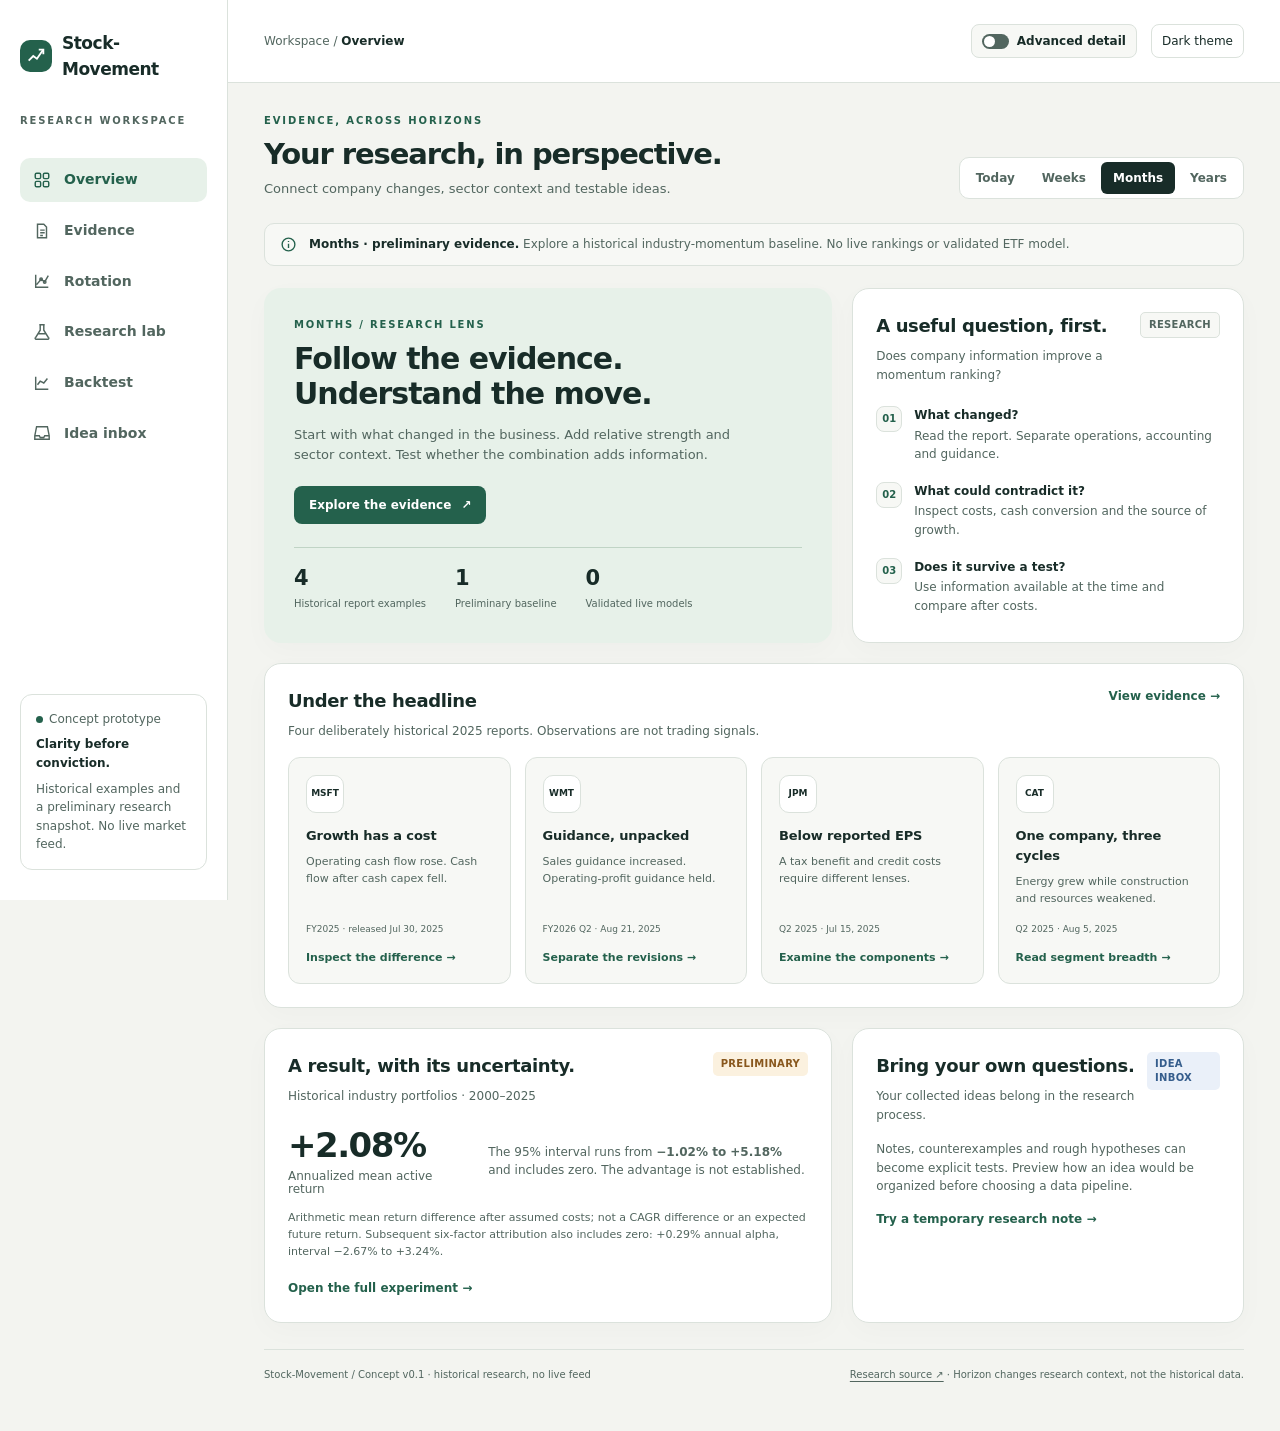
<file: research/ui/index.html>
<!doctype html>
<html lang="en">
<head>
<meta charset="utf-8">
<meta name="viewport" content="width=device-width, initial-scale=1">
<meta name="color-scheme" content="light dark">
<title>Stock-Movement · Research workspace</title>
<style>
:root{--bg:#f3f4f0;--panel:#fff;--subtle:#f7f8f5;--text:#182c28;--muted:#52665f;--line:#dbe2dc;--green:#24614c;--green-soft:#e7f1e9;--amber:#88571d;--amber-soft:#fbf1df;--blue:#355d8c;--blue-soft:#eaf0f9;--red:#a8463f;--shadow:0 8px 28px #233e2c06;--radius:17px}
[data-theme="dark"]{--bg:#101b19;--panel:#192825;--subtle:#1f302b;--text:#e2eee7;--muted:#aec4b7;--line:#354a41;--green:#94d7b0;--green-soft:#233f31;--amber:#e7bc77;--amber-soft:#3c3222;--blue:#a4c1eb;--blue-soft:#263645;--red:#edaaa2;--shadow:none}
*{box-sizing:border-box}body{margin:0;background:var(--bg);color:var(--text);font-family:Inter,ui-sans-serif,system-ui,-apple-system,"Segoe UI",sans-serif;font-size:14px;line-height:1.55}button,input,select,textarea{font:inherit;color:inherit}button,a,select,input{touch-action:manipulation}button{cursor:pointer}button:disabled{cursor:not-allowed}a{color:var(--green);text-underline-offset:3px}button{border:0}button:focus-visible,a:focus-visible,select:focus-visible,textarea:focus-visible{outline:3px solid var(--blue);outline-offset:4px}button:hover{filter:brightness(.96)}[hidden]{display:none!important}.skip{position:absolute;top:-100px;left:20px;padding:12px;background:var(--panel);z-index:10}.skip:focus{top:12px}.shell{min-height:100vh;display:grid;grid-template-columns:228px minmax(0,1fr)}.sidebar{padding:30px 20px;border-right:1px solid var(--line);background:var(--panel);display:flex;flex-direction:column;gap:30px;position:sticky;top:0;height:100vh}.brand{display:flex;align-items:center;gap:10px;font-size:17px;font-weight:750;letter-spacing:-.5px}.brandmark{height:32px;width:32px;flex:none;background:var(--green);border-radius:10px;display:grid;place-items:center;color:var(--panel)}.brandmark svg{width:22px;height:22px}.small-caps{font-size:10px;font-weight:750;letter-spacing:1.8px;text-transform:uppercase;color:var(--muted)}.nav{display:grid;gap:7px}.nav button{padding:11px 13px;border-radius:10px;background:transparent;color:var(--muted);text-align:left;display:flex;gap:13px;align-items:center;font-weight:600}.nav button[aria-current="page"]{background:var(--green-soft);color:var(--green)}.nav svg{height:18px;width:18px;stroke:currentColor;stroke-width:1.6;fill:none}.nav .number{margin-left:auto;font-size:11px;padding:1px 6px;border-radius:4px;background:var(--panel)}.side-foot{margin-top:auto;padding:15px;border:1px solid var(--line);border-radius:12px;font-size:12px;color:var(--muted)}.side-foot strong{display:block;color:var(--text);font-size:12px;margin:7px 0}.dot{display:inline-block;width:7px;height:7px;background:var(--green);border-radius:50%;margin-right:6px}.main-wrap{min-width:0}.topbar{min-height:83px;padding:20px 36px;display:flex;align-items:center;justify-content:space-between;gap:16px;border-bottom:1px solid var(--line);background:var(--panel)}.crumb{font-size:12px;color:var(--muted)}.crumb strong{color:var(--text);font-weight:600}.top-actions{display:flex;align-items:center;gap:14px}.mode{border:1px solid var(--line);border-radius:8px;background:var(--subtle);padding:7px 10px;font-size:12px;font-weight:650;display:flex;align-items:center;gap:8px}.switch-track{height:15px;width:27px;border-radius:20px;background:var(--muted);padding:2px;display:block}.switch-track:after{content:"";display:block;width:11px;height:11px;border-radius:50%;background:var(--panel);transition:transform .12s}.mode[aria-checked="true"] .switch-track{background:var(--green)}.mode[aria-checked="true"] .switch-track:after{transform:translateX(12px)}.theme{background:transparent;border:1px solid var(--line);border-radius:8px;padding:7px 10px;font-size:12px}.content{max-width:1450px;margin:auto;padding:30px 36px 48px}.heading-row{display:flex;justify-content:space-between;align-items:flex-end;gap:20px;margin-bottom:24px}.eyebrow{color:var(--green);font-size:10px;font-weight:800;letter-spacing:1.9px;text-transform:uppercase;margin:0 0 8px}h1,h2,h3,p{margin-top:0}h1{font-size:29px;letter-spacing:-1.1px;line-height:1.2;margin-bottom:8px;font-weight:650}h2{font-size:18px;letter-spacing:-.35px;font-weight:650;margin-bottom:7px}h3{font-size:14px;letter-spacing:-.1px;font-weight:700;margin-bottom:7px}.subtitle{color:var(--muted);margin-bottom:0;font-size:13px}.horizons{display:flex;gap:3px;background:var(--panel);border:1px solid var(--line);padding:4px;border-radius:10px;flex:none}.horizons button{background:transparent;padding:7px 12px;border-radius:6px;font-size:12px;color:var(--muted);font-weight:600}.horizons button[aria-pressed="true"]{background:var(--text);color:var(--panel)}.context-note{margin:0 0 22px;border:1px solid var(--line);padding:11px 15px;border-radius:10px;display:flex;gap:12px;align-items:flex-start;background:var(--subtle);color:var(--muted);font-size:12px}.context-note strong{color:var(--text)}.context-note.warning{background:var(--amber-soft);border-color:var(--amber);color:var(--text)}.context-note svg{height:17px;width:17px;flex:none;stroke:var(--green);fill:none;stroke-width:1.6;margin-top:1px}.badge{font-size:10px;font-weight:750;letter-spacing:.3px;line-height:1.4;padding:5px 8px;display:inline-flex;border-radius:5px;background:var(--green-soft);color:var(--green)}.badge.amber{background:var(--amber-soft);color:var(--amber)}.badge.blue{background:var(--blue-soft);color:var(--blue)}.badge.neutral{background:var(--subtle);color:var(--muted);border:1px solid var(--line)}.card{min-width:0;background:var(--panel);border:1px solid var(--line);border-radius:var(--radius);box-shadow:var(--shadow);padding:23px}.card-top{display:flex;justify-content:space-between;gap:12px;align-items:flex-start;margin-bottom:16px}.card-top p{font-size:12px;color:var(--muted);margin:0}.grid{display:grid;grid-template-columns:minmax(0,1fr);gap:20px}.overview-grid{grid-template-columns:minmax(0,1.45fr) minmax(300px,1fr)}.full{grid-column:1/-1}.hero{position:relative;overflow:hidden;background:var(--green-soft);border-color:transparent;padding:28px 29px}.hero h2{font-size:30px;line-height:1.18;letter-spacing:-1px;max-width:430px;margin:8px 0 14px}.hero p{color:var(--muted);font-size:13px;max-width:450px;margin-bottom:20px}.hero .small-caps{color:var(--green)}.button{padding:10px 15px;border-radius:8px;background:var(--green);color:var(--panel);font-weight:650;font-size:12px;display:inline-flex;align-items:center;gap:10px;text-decoration:none}.button.secondary{border:1px solid var(--line);background:var(--panel);color:var(--text)}.text-button{background:none;color:var(--green);padding:0;font-size:12px;font-weight:700;text-align:left}.facts{display:flex;gap:29px;border-top:1px solid #86a88f66;margin-top:23px;padding-top:17px}.facts strong{font-size:21px;font-weight:650;display:block;line-height:1.3}.facts span{font-size:10px;color:var(--muted)}.steps{display:grid;gap:18px;margin-top:22px}.step{display:flex;gap:12px;font-size:12px}.step-index{height:26px;width:26px;display:grid;place-items:center;background:var(--subtle);border:1px solid var(--line);border-radius:8px;color:var(--green);font-size:10px;font-weight:800;flex:none}.step p{color:var(--muted);font-size:12px;margin:2px 0 0}.report-grid{display:grid;grid-template-columns:repeat(4,minmax(0,1fr));gap:14px}.report-card{padding:17px;border:1px solid var(--line);border-radius:12px;background:var(--subtle);text-align:left;min-width:0;display:flex;flex-direction:column;align-items:flex-start}.report-card:hover{border-color:var(--green)}.ticker{width:38px;height:38px;display:grid;place-items:center;border:1px solid var(--line);border-radius:10px;font-size:9px;font-weight:800;background:var(--panel);margin-bottom:13px}.report-card h3{font-size:13px}.report-card p{font-size:11px;color:var(--muted);margin-bottom:16px}.report-card .report-date{font-size:9px;color:var(--muted);margin-top:auto}.report-card .read{font-size:11px;color:var(--green);margin-top:12px;font-weight:700}.summary-line{display:flex;gap:20px;padding-top:4px;align-items:center}.summary-stat{font-size:34px;letter-spacing:-1.5px;line-height:1.15;font-weight:600}.summary-stat small{font-size:12px;letter-spacing:0;color:var(--muted);display:block;font-weight:400;margin-top:5px}.summary-body{font-size:12px;color:var(--muted);max-width:320px}.meter{display:flex;gap:6px;margin-top:19px}.meter span{height:4px;flex:1;background:var(--line);border-radius:2px}.meter span.filled{background:var(--green)}.footnote{color:var(--muted);font-size:11px;margin:12px 0 0}.advanced-block{background:var(--subtle);border:1px dashed var(--line);padding:15px;border-radius:10px;margin-top:16px;font-size:12px;color:var(--muted)}.advanced-block h3{color:var(--text);font-size:12px}.advanced-block p:last-child{margin-bottom:0}.view-head{display:flex;justify-content:space-between;gap:16px;align-items:center;margin-bottom:22px}.view-head p{color:var(--muted);font-size:13px;margin:0}.two-col{display:grid;grid-template-columns:minmax(0,1.4fr) minmax(280px,1fr);gap:20px}.company-tabs{display:flex;gap:8px;flex-wrap:wrap;margin-bottom:20px}.company-tabs button{border:1px solid var(--line);background:var(--panel);padding:10px 16px;border-radius:9px;font-size:12px;font-weight:650}.company-tabs button[aria-pressed="true"]{background:var(--green-soft);color:var(--green);border-color:var(--green)}.evidence-main{padding:27px}.source-line{font-size:11px;color:var(--muted);margin:9px 0 22px}.evidence-lead{font-size:25px;line-height:1.25;letter-spacing:-.7px;max-width:620px;margin-bottom:24px}.observation{border-top:1px solid var(--line);padding:16px 0;display:grid;grid-template-columns:1fr auto;gap:15px}.observation:last-child{padding-bottom:0}.observation h3{font-size:12px;margin-bottom:4px}.observation p{font-size:11px;color:var(--muted);margin:0}.value{font-size:19px;font-weight:600;letter-spacing:-.4px;white-space:nowrap}.analysis-box{padding:17px;border-radius:11px;background:var(--green-soft);margin-top:16px}.analysis-box.counter{background:var(--amber-soft)}.analysis-box h3{font-size:12px}.analysis-box p{font-size:12px;margin:0;color:var(--muted)}.source-link{display:inline-block;font-size:12px;font-weight:650;margin-top:20px}.definition-list{margin:0}.definition-list div{display:grid;grid-template-columns:100px 1fr;gap:12px;font-size:11px;margin-top:9px}.definition-list dt{font-weight:650}.definition-list dd{margin:0;color:var(--muted)}.small-list{padding-left:17px;margin:14px 0 0;color:var(--muted);font-size:12px}.small-list li{margin:8px 0}.chart-wrap{border:1px solid var(--line);background:var(--subtle);border-radius:12px;padding:10px}.rotation-chart{display:block;width:100%;height:auto;color:var(--muted)}.rotation-chart text{font-family:inherit;fill:currentColor}.chart-grid{stroke:var(--line);stroke-width:1}.map-axis{stroke:var(--muted);stroke-width:1.2}.map-trail{fill:none;stroke:var(--green);stroke-width:3;opacity:.35}.map-point{fill:var(--green);stroke:var(--panel);stroke-width:2}.map-focus{fill:var(--blue);stroke:var(--panel);stroke-width:2}.legend{display:flex;flex-wrap:wrap;gap:16px;font-size:11px;color:var(--muted);margin-top:12px}.legend span{display:inline-flex;gap:6px;align-items:center}.legend i{display:inline-block;width:8px;height:8px;border-radius:50%;background:var(--green)}.legend i.blue{background:var(--blue)}.form-label{display:block;font-size:11px;font-weight:650;color:var(--muted);margin-bottom:7px}select{border:1px solid var(--line);background:var(--panel);border-radius:8px;padding:10px 12px;width:100%}.sector-details{margin-top:18px;padding-top:18px;border-top:1px solid var(--line)}.sector-details p{color:var(--muted);font-size:12px}.table-scroll{overflow-x:auto}table{border-collapse:collapse;width:100%;font-size:12px}th,td{text-align:left;padding:14px 13px;border-bottom:1px solid var(--line)}th{font-size:10px;color:var(--muted);text-transform:uppercase;letter-spacing:.6px;font-weight:700}td:first-child{font-weight:600}thead{background:var(--subtle)}tbody tr:last-child td{border-bottom:0}.numeric{text-align:right;font-variant-numeric:tabular-nums}.metric-positive{color:var(--green);font-weight:700}.ci-chart{width:100%;height:auto;display:block;color:var(--muted);margin-top:10px}.ci-chart text{fill:currentColor;font-family:inherit;font-size:12px}.callout{background:var(--amber-soft);padding:15px;border-radius:10px;font-size:12px;color:var(--text);margin-top:13px}.callout p:last-child{margin:0}.gate-list{list-style:none;padding:0;margin:18px 0 0}.gate-list li{display:flex;gap:10px;margin:15px 0;font-size:12px;color:var(--muted)}.gate{height:18px;width:18px;display:grid;place-items:center;border:1px solid var(--line);border-radius:50%;font-size:10px;flex:none}.gate.done{background:var(--green-soft);color:var(--green)}.gate-list strong{display:block;color:var(--text);font-size:12px}.lab-meta{display:flex;flex-wrap:wrap;gap:7px;margin:14px 0 0}.inbox-area{width:100%;min-height:225px;resize:vertical;background:var(--subtle);border:1px solid var(--line);border-radius:12px;padding:16px;font-size:13px;line-height:1.65}.inbox-area::placeholder{color:var(--muted);opacity:.8}.input-footer{display:flex;align-items:center;justify-content:space-between;gap:16px;margin-top:12px}.input-actions{display:flex;gap:8px}.status-message{font-size:11px;color:var(--muted);margin-top:12px;min-height:18px}.preview{border:1px solid var(--line);padding:18px;border-radius:11px;margin-top:15px;background:var(--subtle)}.preview p{font-size:12px;color:var(--muted)}.preview blockquote{margin:14px 0;padding-left:12px;border-left:3px solid var(--green);white-space:pre-wrap;overflow-wrap:anywhere;font-size:13px}.pill-row{display:flex;gap:7px;flex-wrap:wrap;margin-bottom:16px}.footer{font-size:10px;color:var(--muted);display:flex;justify-content:space-between;gap:14px;margin-top:26px;padding-top:17px;border-top:1px solid var(--line)}.footer a{color:var(--muted)}.view{animation:reveal .2s ease}.view:focus{outline:none}@keyframes reveal{from{opacity:.4;transform:translateY(4px)}to{opacity:1;transform:none}}
@media(min-width:1450px){.content{padding-top:36px}.hero{padding:32px}.hero h2{font-size:36px}.card{padding:26px}}
@media(max-width:1100px){.shell{grid-template-columns:194px minmax(0,1fr)}.sidebar{padding:25px 15px}.brand{font-size:14px}.topbar{padding:18px 25px}.content{padding:25px}.overview-grid,.two-col{grid-template-columns:1fr}.report-grid{grid-template-columns:repeat(2,minmax(0,1fr))}.hero h2{max-width:none}.hero p{max-width:550px}.facts{gap:40px}.heading-row{align-items:flex-start;flex-direction:column}.horizons{align-self:stretch}.horizons button{flex:1}}
@media(max-width:700px){.shell{display:block}.sidebar{height:auto;position:static;padding:16px 18px;gap:18px;border-right:0;border-bottom:1px solid var(--line)}.brand{font-size:17px}.sidebar>.small-caps,.side-foot{display:none}.nav{display:flex;gap:4px;overflow-x:auto}.nav button{padding:9px 11px;white-space:nowrap;gap:7px;font-size:11px}.nav svg{height:15px;width:15px}.nav .number{display:none}.topbar{padding:13px 18px;min-height:0;gap:10px}.crumb{font-size:10px}.top-actions{gap:7px}.mode{padding:6px 8px;font-size:10px}.theme{font-size:10px;padding:6px 8px}.content{padding:24px 18px 30px}.heading-row{gap:17px;margin-bottom:17px}h1{font-size:26px}.hero h2{font-size:29px}.hero{padding:24px}.card{padding:20px}.card-top{gap:8px;flex-wrap:wrap}.card-top .badge{font-size:9px}.report-grid{gap:10px}.report-card{padding:13px}.report-card p{font-size:11px}.facts{gap:22px}.facts strong{font-size:20px}.facts span{font-size:9px}.overview-grid,.grid,.two-col{gap:15px}.context-note{font-size:11px}.summary-line{align-items:flex-start;flex-direction:column;gap:12px}.evidence-lead{font-size:22px}.value{font-size:16px}.footer{flex-direction:column;gap:7px}.input-footer{flex-direction:column;align-items:flex-start}.view-head{align-items:flex-start;flex-direction:column}.company-tabs{gap:6px}.company-tabs button{padding:9px 12px}.lab-meta .badge{font-size:9px}}
@media(prefers-reduced-motion:reduce){*{animation:none!important;transition:none!important}}

.evidence-tabs{display:flex;gap:8px;flex-wrap:wrap;margin-bottom:22px}.evidence-tabs button{border:1px solid var(--line);background:var(--panel);border-radius:9px;padding:10px 16px;font-weight:650;font-size:12px}.evidence-tabs button[aria-pressed="true"]{background:var(--green-soft);color:var(--green);border-color:var(--green)}
.paper-filters{display:grid;grid-template-columns:minmax(0,1.6fr) repeat(2,minmax(0,1fr));gap:14px;margin-bottom:15px}.paper-filters input{width:100%;border:1px solid var(--line);border-radius:8px;background:var(--panel);padding:10px 12px}.paper-filters input:focus-visible{outline:3px solid var(--blue);outline-offset:3px}.papers-layout{display:grid;grid-template-columns:minmax(240px,.85fr) minmax(0,1.4fr);gap:20px}.paper-list{max-height:630px;overflow-y:auto;display:grid;gap:8px;align-content:start;padding:4px}.paper-item{display:block;width:100%;text-align:left;padding:15px;background:var(--panel);border:1px solid var(--line);border-radius:10px}.paper-item[aria-pressed="true"]{background:var(--green-soft);border-color:var(--green)}.paper-item strong{display:block;font-size:12px;line-height:1.5;margin:5px 0}.paper-item span{font-size:10px;color:var(--muted)}.paper-detail{align-self:start;min-width:0}.paper-detail h3{margin-top:21px}.paper-detail p{font-size:13px}.paper-empty{padding:30px;text-align:center;border:1px dashed var(--line);border-radius:12px;color:var(--muted)}.paper-toolbar{display:flex;gap:12px;align-items:center;justify-content:space-between;margin-bottom:17px}.paper-toolbar p{margin:0;font-size:12px;color:var(--muted)}
@media(max-width:1100px){.papers-layout{grid-template-columns:minmax(0,1fr)}.paper-list{max-height:340px}}
@media(max-width:700px){.paper-filters{grid-template-columns:minmax(0,1fr)}.paper-toolbar{align-items:flex-start}.paper-detail .pill-row{gap:5px}}
/* BEGIN BACKTEST CSS */
.backtest-workbench {
  --backtest-bg: var(--bg, #f3f4f0);
  --backtest-panel: var(--panel, #fff);
  --backtest-subtle: var(--panel-alt, var(--subtle, #f7f8f5));
  --backtest-text: var(--text, #182c28);
  --backtest-muted: var(--muted, #52665f);
  --backtest-line: var(--line, #dbe2dc);
  --backtest-green: var(--green, #24614c);
  --backtest-green-soft: var(--green-soft, #e7f1e9);
  --backtest-blue: var(--blue, #355d8c);
  --backtest-amber: var(--amber, #88571d);
  --backtest-amber-soft: var(--amber-soft, #fbf1df);
  --backtest-red: var(--red, #a8463f);
  --backtest-radius: var(--radius, 17px);
  --backtest-shadow: var(--shadow, 0 8px 28px #233e2c06);
}

.backtest-workbench { max-width: 1450px; margin: 0 auto; padding: 0; color: var(--backtest-text); background: var(--backtest-bg); font: 14px/1.55 Inter, ui-sans-serif, system-ui, -apple-system, "Segoe UI", sans-serif; }
.backtest-workbench *, .backtest-workbench *::before, .backtest-workbench *::after { box-sizing: border-box; }
.backtest-workbench h1, .backtest-workbench h2, .backtest-workbench h3, .backtest-workbench p { margin-top: 0; }
.backtest-workbench h1 { margin-bottom: 8px; font-size: clamp(24px, 3vw, 31px); line-height: 1.2; letter-spacing: -1px; font-weight: 650; }
.backtest-workbench h2 { margin-bottom: 6px; font-size: 18px; letter-spacing: -.35px; font-weight: 650; }
.backtest-workbench h3 { margin-bottom: 3px; font-size: 14px; font-weight: 700; }
.backtest-workbench button, .backtest-workbench input, .backtest-workbench select { font: inherit; color: inherit; }
.backtest-workbench button, .backtest-workbench input, .backtest-workbench select { touch-action: manipulation; }
.backtest-workbench button:focus-visible, .backtest-workbench input:focus-visible, .backtest-workbench select:focus-visible, .backtest-workbench summary:focus-visible { outline: 3px solid var(--backtest-blue); outline-offset: 3px; }
.backtest-header, .backtest-result-heading, .backtest-card-heading { display: flex; align-items: flex-start; justify-content: space-between; gap: 18px; }
.backtest-header { margin-bottom: 20px; align-items: center; }
.backtest-lede, .backtest-card-heading p, .backtest-footer, .backtest-field small { margin-bottom: 0; color: var(--backtest-muted); font-size: 13px; }
.backtest-eyebrow { margin-bottom: 7px; color: var(--backtest-green); font-size: 10px; font-weight: 800; letter-spacing: 1.8px; text-transform: uppercase; }
.backtest-badge, .backtest-status-chip { display: inline-flex; align-items: center; border-radius: 999px; padding: 5px 9px; color: var(--backtest-green); background: var(--backtest-green-soft); font-size: 10px; font-weight: 800; letter-spacing: .8px; text-transform: uppercase; white-space: nowrap; }
.backtest-badge-muted { color: var(--backtest-muted); background: var(--backtest-subtle); }
.backtest-caveat { display: flex; gap: 10px; align-items: flex-start; margin-bottom: 20px; padding: 11px 14px; border: 1px solid var(--backtest-line); border-radius: 11px; color: var(--backtest-muted); background: var(--backtest-subtle); font-size: 12px; }
.backtest-caveat strong { color: var(--backtest-text); white-space: nowrap; }
.backtest-card { min-width: 0; border: 1px solid var(--backtest-line); border-radius: var(--backtest-radius); background: var(--backtest-panel); box-shadow: var(--backtest-shadow); }
.backtest-controls { padding: 20px; margin-bottom: 30px; }
.backtest-form { display: grid; grid-template-columns: repeat(4, minmax(0, 1fr)); gap: 15px; margin-top: 20px; }
.backtest-field { min-width: 0; display: grid; gap: 5px; }
.backtest-field label { color: var(--backtest-muted); font-size: 11px; font-weight: 750; }
.backtest-field small { display: block; font-size: 11px; line-height: 1.35; }
.backtest-field input, .backtest-field select { width: 100%; min-height: 38px; border: 1px solid var(--backtest-line); border-radius: 8px; padding: 8px 9px; background: var(--backtest-subtle); }
.backtest-actions { display: flex; align-items: flex-end; flex-wrap: wrap; grid-column: 1 / -1; gap: 9px; padding-top: 2px; }
.backtest-button { border: 1px solid var(--backtest-green); border-radius: 8px; padding: 9px 13px; color: var(--backtest-panel); background: var(--backtest-green); font-size: 12px; font-weight: 750; }
.backtest-button-secondary { border-color: var(--backtest-line); color: var(--backtest-text); background: var(--backtest-subtle); }
.backtest-button:disabled { opacity: .55; cursor: not-allowed; }
.backtest-status { min-height: 22px; margin: 15px 0 0; color: var(--backtest-muted); font-size: 12px; }
.backtest-status[data-kind="success"] { color: var(--backtest-green); }
.backtest-status[data-kind="stale"] { color: var(--backtest-amber); }
.backtest-error { margin: 8px 0 0; padding: 9px 11px; border: 1px solid color-mix(in srgb, var(--backtest-red) 35%, var(--backtest-line)); border-radius: 8px; color: var(--backtest-red); background: color-mix(in srgb, var(--backtest-red) 6%, var(--backtest-panel)); font-size: 12px; }
.backtest-advanced { margin-top: 15px; border-top: 1px solid var(--backtest-line); padding-top: 13px; color: var(--backtest-muted); font-size: 12px; }
.backtest-advanced summary { color: var(--backtest-text); cursor: pointer; font-weight: 700; }
.backtest-advanced p { max-width: 850px; margin: 9px 0 0; }
.backtest-results[data-stale="true"] .backtest-result-heading { opacity: .72; }
.backtest-result-heading { align-items: center; margin-bottom: 15px; }
.backtest-applied { margin: 7px 0 0; color: var(--backtest-muted); font-size: 12px; }
.backtest-metrics { display: grid; grid-template-columns: repeat(5, minmax(0, 1fr)); gap: 9px; margin-bottom: 18px; }
.backtest-metric { min-width: 0; padding: 12px; border: 1px solid var(--backtest-line); border-radius: 11px; background: var(--backtest-panel); }
.backtest-metric span, .backtest-metric small { display: block; color: var(--backtest-muted); font-size: 10px; }
.backtest-metric strong { display: block; margin: 4px 0; overflow-wrap: anywhere; font-size: 17px; letter-spacing: -.35px; }
.backtest-metric-muted { background: var(--backtest-subtle); }
.backtest-chart-grid { display: grid; grid-template-columns: minmax(0, 1fr); gap: 15px; }
.backtest-chart-card { padding: 15px; }
.backtest-chart { display: block; width: 100%; height: auto; min-height: 0; margin-top: 12px; overflow: visible; }
.backtest-chart text { fill: var(--backtest-muted); font: 11px Inter, ui-sans-serif, system-ui, sans-serif; }
.backtest-chart .chart-gridline { stroke: var(--backtest-line); stroke-width: 1; }
.backtest-chart .chart-axis { stroke: var(--backtest-muted); stroke-width: 1; }
.backtest-chart .strategy-line { fill: none; stroke: var(--backtest-green); stroke-width: 2.5; stroke-linecap: round; stroke-linejoin: round; }
.backtest-chart .benchmark-line { fill: none; stroke: var(--backtest-blue); stroke-width: 2; stroke-linecap: round; stroke-linejoin: round; stroke-dasharray: 5 4; }
.backtest-chart .observation-dot { stroke: var(--backtest-panel); stroke-width: 2; }
.backtest-chart .strategy-dot { fill: var(--backtest-green); }
.backtest-chart .benchmark-dot { fill: var(--backtest-blue); }
.backtest-chart .empty-note { fill: var(--backtest-muted); font-size: 12px; }
.backtest-legend { display: inline-flex; align-items: center; gap: 6px; color: var(--backtest-muted); font-size: 10px; white-space: nowrap; }
.backtest-legend i { display: inline-block; width: 16px; height: 2px; margin-left: 5px; background: var(--backtest-green); }
.backtest-legend .benchmark-key { background: var(--backtest-blue); }
.backtest-observation-card, .backtest-history-card { margin-top: 15px; padding: 15px; }
.backtest-observation-range { display: flex; flex: 0 1 310px; align-items: center; gap: 9px; color: var(--backtest-muted); font-size: 11px; white-space: nowrap; }
.backtest-observation-range input { min-width: 110px; width: 100%; accent-color: var(--backtest-green); }
.backtest-observation-details { margin-top: 13px; min-height: 75px; border-radius: 10px; padding: 12px; background: var(--backtest-subtle); }
.backtest-observation-details p { margin-bottom: 0; color: var(--backtest-muted); font-size: 12px; }
.backtest-detail-grid { display: grid; grid-template-columns: repeat(5, minmax(0, 1fr)); gap: 9px; }
.backtest-detail-grid div { min-width: 0; }
.backtest-detail-grid span { display: block; color: var(--backtest-muted); font-size: 10px; }
.backtest-detail-grid strong { display: block; margin-top: 2px; overflow-wrap: anywhere; font-size: 13px; }
.backtest-holdings { margin: 11px 0 0; color: var(--backtest-muted); font-size: 12px; }
.backtest-holdings strong { color: var(--backtest-text); }
.backtest-history { display: grid; gap: 6px; margin: 13px 0 0; padding-left: 21px; color: var(--backtest-muted); font-size: 12px; }
.backtest-history li { padding-left: 3px; }
.backtest-history strong { color: var(--backtest-text); }
.backtest-footer { display: grid; gap: 5px; margin-top: 22px; padding-top: 16px; border-top: 1px solid var(--backtest-line); }
.backtest-footer p { margin: 0; }
.backtest-footer code { border-radius: 4px; padding: 1px 4px; background: var(--backtest-subtle); font-size: 11px; }

@media (max-width: 1050px) {
  .backtest-metrics { grid-template-columns: repeat(5, minmax(0, 1fr)); }
  .backtest-form { grid-template-columns: repeat(3, minmax(0, 1fr)); }
}
@media (max-width: 700px) {
  .backtest-workbench { padding: 0; }
  .backtest-header, .backtest-result-heading, .backtest-card-heading { align-items: flex-start; flex-direction: column; gap: 9px; }
  .backtest-form, .backtest-chart-grid { grid-template-columns: 1fr; }
  .backtest-metrics { grid-template-columns: repeat(2, minmax(0, 1fr)); }
  .backtest-legend { white-space: normal; }
  .backtest-observation-range { width: 100%; max-width: none; }
  .backtest-detail-grid { grid-template-columns: repeat(2, minmax(0, 1fr)); }
}
@media (max-width: 350px) {
  .backtest-workbench { padding-right: 0; padding-left: 0; }
  .backtest-controls, .backtest-chart-card, .backtest-observation-card, .backtest-history-card { padding: 13px; }
  .backtest-metrics { grid-template-columns: 1fr; }
  .backtest-caveat { display: block; }
  .backtest-caveat strong { display: block; margin-bottom: 4px; }
}

.backtest-footer { min-width: 0; overflow-wrap: anywhere; }
.backtest-observation-range { flex-basis: auto; }
.backtest-workbench #backtest-title { font-size: 23px; }
.backtest-results[data-stale="true"] .backtest-chart-grid { opacity: .6; }
.backtest-workbench .backtest-button { color: var(--backtest-panel); }
.backtest-workbench .backtest-button-secondary { color: var(--backtest-text); }
.backtest-field { align-content: start; }
.backtest-workbench { color-scheme: light; }
[data-theme="dark"] .backtest-workbench { color-scheme: dark; }
.backtest-form { grid-template-columns: repeat(3, minmax(0, 1fr)); }
@media (max-width: 700px) { .backtest-form { grid-template-columns: minmax(0, 1fr); } }
/* END BACKTEST CSS */
</style>
</head>
<body data-theme="light">
<a class="skip" href="#main">Skip to research workspace</a>
<div class="shell">
<aside class="sidebar" aria-label="Workspace navigation">
<div class="brand"><span class="brandmark" aria-hidden="true"><svg viewBox="0 0 24 24" fill="none" stroke="currentColor" stroke-width="2"><path d="M4 17 9 12l4 3 7-10"/><path d="M15 5h5v5"/></svg></span>Stock-Movement</div>
<div class="small-caps">Research workspace</div>
<nav class="nav" aria-label="Views">
<button id="nav-overview" data-view="overview" aria-current="page" aria-controls="view-overview"><svg aria-hidden="true" viewBox="0 0 20 20"><rect x="2.5" y="2.5" width="6" height="6" rx="1.5"/><rect x="11.5" y="2.5" width="6" height="6" rx="1.5"/><rect x="2.5" y="11.5" width="6" height="6" rx="1.5"/><rect x="11.5" y="11.5" width="6" height="6" rx="1.5"/></svg>Overview</button>
<button id="nav-evidence" data-view="evidence" aria-controls="view-evidence"><svg aria-hidden="true" viewBox="0 0 20 20"><path d="M5 2.5h7l3 3v12H5z"/><path d="M8 9h5M8 12h5M8 15h3"/></svg>Evidence</button>
<button id="nav-rotation" data-view="rotation" aria-controls="view-rotation"><svg aria-hidden="true" viewBox="0 0 20 20"><path d="M3 3v14h14M4 14l5-6 4 3 4-7"/><circle cx="9" cy="8" r="1.4"/><circle cx="13" cy="11" r="1.4"/></svg>Rotation</button>
<button id="nav-lab" data-view="lab" aria-controls="view-lab"><svg aria-hidden="true" viewBox="0 0 20 20"><path d="M7 2h6M8 2v6l-5 8a1 1 0 0 0 1 2h12a1 1 0 0 0 1-2l-5-8V2M6 12h8"/></svg>Research lab</button>
<button id="nav-backtest" data-view="backtest" aria-controls="view-backtest"><svg aria-hidden="true" viewBox="0 0 20 20"><path d="M3 3v14h14M5 12l3-4 4 2 4-5"/></svg>Backtest</button>
<button id="nav-inbox" data-view="inbox" aria-controls="view-inbox"><svg aria-hidden="true" viewBox="0 0 20 20"><path d="M4 3h12l2 10v4H2v-4zM2 13h5l1 2h4l1-2h5"/></svg>Idea inbox</button>
</nav>
<div class="side-foot"><span class="dot"></span>Concept prototype<strong>Clarity before conviction.</strong>Historical examples and a preliminary research snapshot. No live market feed.</div>
</aside>
<div class="main-wrap">
<header class="topbar">
<div class="crumb">Workspace <span aria-hidden="true">/</span> <strong id="breadcrumb">Overview</strong></div>
<div class="top-actions">
<button class="mode" id="advanced-toggle" role="switch" aria-checked="false"><span class="switch-track" aria-hidden="true"></span>Advanced detail</button>
<button id="theme-toggle" class="theme" aria-label="Switch to dark theme">Dark theme</button>
</div>
</header>
<main id="main" class="content">
<div class="heading-row">
<div><p class="eyebrow">Evidence, across horizons</p><h1 id="page-title">Your research, in perspective.</h1><p class="subtitle" id="page-subtitle">Connect company changes, sector context and testable ideas.</p></div>
<div class="horizons" role="group" aria-label="Research horizon">
<button id="horizon-today" data-horizon="today" aria-pressed="false">Today</button>
<button id="horizon-weeks" data-horizon="weeks" aria-pressed="false">Weeks</button>
<button id="horizon-months" data-horizon="months" aria-pressed="true">Months</button>
<button id="horizon-years" data-horizon="years" aria-pressed="false">Years</button>
</div>
</div>
<div id="horizon-notice" class="context-note" role="status"><svg aria-hidden="true" viewBox="0 0 20 20"><circle cx="10" cy="10" r="7.5"/><path d="M10 9v5M10 6v1"/></svg><span id="horizon-notice-text"><strong>Months · preliminary evidence.</strong> Explore a historical industry-momentum baseline. No live rankings or validated ETF model.</span></div>

<section id="view-overview" class="view" aria-label="Overview" tabindex="-1">
<div class="grid overview-grid">
<article class="card hero">
<div class="small-caps" id="hero-kicker">Months / research lens</div>
<h2 id="hero-title">Follow the evidence.<br>Understand the move.</h2>
<p id="hero-description">Start with what changed in the business. Add relative strength and sector context. Test whether the combination adds information.</p>
<button id="open-evidence" class="button" data-go="evidence">Explore the evidence <span aria-hidden="true">↗</span></button>
<div class="facts"><div><strong>4</strong><span>Historical report examples</span></div><div><strong>1</strong><span>Preliminary baseline</span></div><div><strong>0</strong><span>Validated live models</span></div></div>
</article>
<article class="card">
<div class="card-top"><div><h2>A useful question, first.</h2><p id="research-question">Does company information improve a momentum ranking?</p></div><span class="badge neutral">RESEARCH</span></div>
<div class="steps">
<div class="step"><span class="step-index">01</span><div><strong>What changed?</strong><p>Read the report. Separate operations, accounting and guidance.</p></div></div>
<div class="step"><span class="step-index">02</span><div><strong>What could contradict it?</strong><p>Inspect costs, cash conversion and the source of growth.</p></div></div>
<div class="step"><span class="step-index">03</span><div><strong>Does it survive a test?</strong><p>Use information available at the time and compare after costs.</p></div></div>
</div>
</article>
<article class="card full">
<div class="card-top"><div><h2>Under the headline</h2><p>Four deliberately historical 2025 reports. Observations are not trading signals.</p></div><button class="text-button" data-go="evidence">View evidence →</button></div>
<div class="report-grid">
<button class="report-card" data-company="msft"><span class="ticker">MSFT</span><h3>Growth has a cost</h3><p>Operating cash flow rose. Cash flow after cash capex fell.</p><span class="report-date">FY2025 · released Jul 30, 2025</span><span class="read">Inspect the difference →</span></button>
<button class="report-card" data-company="wmt"><span class="ticker">WMT</span><h3>Guidance, unpacked</h3><p>Sales guidance increased. Operating-profit guidance held.</p><span class="report-date">FY2026 Q2 · Aug 21, 2025</span><span class="read">Separate the revisions →</span></button>
<button class="report-card" data-company="jpm"><span class="ticker">JPM</span><h3>Below reported EPS</h3><p>A tax benefit and credit costs require different lenses.</p><span class="report-date">Q2 2025 · Jul 15, 2025</span><span class="read">Examine the components →</span></button>
<button class="report-card" data-company="cat"><span class="ticker">CAT</span><h3>One company, three cycles</h3><p>Energy grew while construction and resources weakened.</p><span class="report-date">Q2 2025 · Aug 5, 2025</span><span class="read">Read segment breadth →</span></button>
</div>
</article>
<article class="card">
<div class="card-top"><div><h2>A result, with its uncertainty.</h2><p>Historical industry portfolios · 2000–2025</p></div><span class="badge amber">PRELIMINARY</span></div>
<div class="summary-line"><div class="summary-stat">+2.08%<small>Annualized mean active return</small></div><div class="summary-body">The 95% interval runs from <strong>−1.02% to +5.18%</strong> and includes zero. The advantage is not established.</div></div>
<p class="footnote">Arithmetic mean return difference after assumed costs; not a CAGR difference or an expected future return. Subsequent six-factor attribution also includes zero: +0.29% annual alpha, interval −2.67% to +3.24%.</p>
<div style="margin-top:17px"><button class="text-button" data-go="lab">Open the full experiment →</button></div>
</article>
<article class="card">
<div class="card-top"><div><h2>Bring your own questions.</h2><p>Your collected ideas belong in the research process.</p></div><span class="badge blue">IDEA INBOX</span></div>
<p class="summary-body">Notes, counterexamples and rough hypotheses can become explicit tests. Preview how an idea would be organized before choosing a data pipeline.</p>
<button class="text-button" data-go="inbox">Try a temporary research note →</button>
<div class="advanced-block" data-advanced hidden><h3>Evidence lifecycle</h3><p>Unverified idea → sourced observation → specified test → reproducible result → independent replication → monitored deployment. Published evidence and executable strategies are separate milestones.</p></div>
</article>
</div>
</section>

<section id="view-evidence" class="view" aria-label="Earnings evidence" tabindex="-1" hidden>
<div class="evidence-tabs" role="group" aria-label="Evidence type"><button id="evidence-tab-companies" aria-pressed="true" aria-controls="evidence-companies">Company reports</button><button id="evidence-tab-papers" aria-pressed="false" aria-controls="evidence-papers">Research papers · 27</button></div>
<div id="evidence-companies">
<div class="view-head"><div><h2>Read what changed. Keep the caveat.</h2><p>Historical fixtures for extraction and hypothesis design. Consensus is missing; no earnings surprise is inferred.</p></div><span class="badge neutral">2025 REPORTS</span></div>
<div class="company-tabs" role="group" aria-label="Company report"><button id="company-msft" data-select-company="msft" aria-pressed="true">MSFT</button><button id="company-wmt" data-select-company="wmt" aria-pressed="false">WMT</button><button id="company-jpm" data-select-company="jpm" aria-pressed="false">JPM</button><button id="company-cat" data-select-company="cat" aria-pressed="false">CAT</button></div>
<div class="two-col">
<article class="card evidence-main">
<div class="card-top"><div><span class="badge" id="company-name">Microsoft</span><p class="source-line" id="company-period">FY2025 · year ended June 30, 2025 · released July 30, 2025</p></div><span class="badge neutral">SOURCE CHECKED</span></div>
<h2 class="evidence-lead" id="company-thesis">Operating growth and cash conversion tell different stories.</h2>
<div id="company-metrics"></div>
<a id="company-source" class="source-link" href="https://www.microsoft.com/en-us/Investor/earnings/FY-2025-Q4/press-release-webcast" target="_blank" rel="noopener noreferrer">Read the official report ↗</a>
<div class="advanced-block" data-advanced hidden><h3>Provenance & comparability</h3><dl class="definition-list"><div><dt>Measurement</dt><dd id="company-measurement"></dd></div><div><dt>Availability</dt><dd>Release date recorded; exact timestamp not verified.</dd></div><div><dt>Consensus</dt><dd>Not loaded. No surprise score or probability.</dd></div><div><dt>Selection</dt><dd>Hand-selected examples; not a validation sample.</dd></div></dl></div>
</article>
<aside class="card">
<h2>From observation to a test</h2><p class="subtitle">A reason to investigate, with competing explanations.</p>
<div class="analysis-box"><h3>Working hypothesis</h3><p id="company-hypothesis"></p></div>
<div class="analysis-box counter"><h3>What could contradict it?</h3><p id="company-counter"></p></div>
<div style="margin-top:21px"><h3>Before evaluating returns</h3><ul class="small-list"><li>Verify when the information became public.</li><li>Preserve fiscal period and accounting basis.</li><li>Expand beyond selected success stories.</li><li>Start the return window after data availability.</li></ul></div>
<div class="advanced-block" data-advanced hidden><h3>Proposed extraction contract</h3><p>Stable company ID · timestamp + timezone · source version/hash · exact table or passage · currency/unit · quarter/year scope · reported/adjusted basis · segment · recast flag.</p></div>
</aside>
</div>
</div>
<section id="evidence-papers" aria-label="Screened research papers" hidden>
<div class="view-head"><div><h2>What does the research support?</h2><p>Search findings, counterevidence and test ideas from the 27-paper literature screen.</p></div><span class="badge amber">LITERATURE SCREENED</span></div>
<div class="context-note"><span><strong>Published evidence is a starting point.</strong> These papers have not been independently replicated here. Application tags are research judgments; they do not validate a forecast at that horizon. The original review checked primary summaries and selected paper sections.</span></div>
<div class="paper-filters"><div><label class="form-label" for="paper-search">Search title, author, finding or idea</label><input id="paper-search" type="search" placeholder="Try momentum, liquidity or R11" autocomplete="off"></div><div><label class="form-label" for="paper-horizon">Proposed application</label><select id="paper-horizon"><option value="all">All horizons</option><option value="intraday">Intraday</option><option value="weeks">Weeks</option><option value="months">Months</option><option value="years">Years</option></select></div><div><label class="form-label" for="paper-family">Research family</label><select id="paper-family"><option value="all">All families</option></select></div></div>
<div class="paper-toolbar"><p id="paper-count" role="status" aria-live="polite"></p><button class="text-button" id="paper-reset">Reset filters</button></div>
<div class="papers-layout"><div id="paper-list" class="paper-list" role="group" aria-label="Matching papers"></div><article id="paper-detail" class="card paper-detail" aria-label="Selected research paper">
<div class="pill-row"><span class="badge neutral" id="paper-id"></span><span class="badge blue" id="paper-kind"></span><span class="badge amber">PUBLISHED · NOT REPLICATED HERE</span></div><h2 id="paper-title" aria-live="polite"></h2><p id="paper-authors" class="subtitle"></p>
<h3>Reported finding</h3><p id="paper-finding"></p><div class="analysis-box counter"><h3>Limit on the claim</h3><p id="paper-limitation"></p></div><div class="analysis-box"><h3>How we could test it</h3><p id="paper-application"></p></div><a class="source-link" id="paper-source" target="_blank" rel="noopener noreferrer">Open the primary source ↗</a>
<div class="advanced-block" data-advanced hidden><h3>What was checked</h3><p id="paper-verification"></p><p id="paper-tags"></p><p>Screened September 15, 2026. The source may describe a different universe, sample or portfolio construction. A local proxy inspired by a paper does not replicate the original result.</p></div></article></div>
<div id="paper-empty" class="paper-empty" hidden>No papers match these filters. Try a broader phrase or reset the filters.</div>
<p class="footnote"><a href="https://github.com/PaulBoyko1/Stock-Movement/blob/codex/research-foundation/research/evidence-register.md" target="_blank" rel="noopener noreferrer">Read the full register and its screening limits ↗</a> · Research-paper filters are independent of the global horizon lens.</p>
</section>
</section>

<section id="view-rotation" class="view" aria-label="Sector rotation concept" tabindex="-1" hidden>
<div class="view-head"><div><h2>The sector picture, without a mystery score.</h2><p>A transparent chart concept for relative strength and acceleration.</p></div><span class="badge amber">ILLUSTRATIVE COORDINATES</span></div>
<div class="two-col">
<article class="card">
<div class="card-top"><div><h3>Relative strength × acceleration</h3><p>Fictional positions and trails · no dated market observations</p></div></div>
<div class="chart-wrap">
<svg class="rotation-chart" viewBox="0 0 620 430" role="img" aria-labelledby="rotation-title rotation-desc"><title id="rotation-title">Illustrative sector rotation map</title><desc id="rotation-desc">Fictional sector coordinates. Industrials is above zero strength and acceleration; Technology has positive strength and negative acceleration; Healthcare has negative strength and positive acceleration; Utilities is negative on both. These positions are not market data.</desc>
<rect x="64" y="35" width="250" height="160" rx="4" fill="var(--blue-soft)" opacity=".55"/><rect x="314" y="35" width="250" height="160" rx="4" fill="var(--green-soft)" opacity=".7"/><rect x="64" y="195" width="250" height="160" rx="4" fill="var(--subtle)"/><rect x="314" y="195" width="250" height="160" rx="4" fill="var(--amber-soft)" opacity=".65"/>
<path class="chart-grid" d="M64 115H564M64 275H564M189 35V355M439 35V355"/><path class="map-axis" d="M64 195H564M314 35V355"/>
<text x="79" y="58" font-size="10" font-weight="700" letter-spacing=".5">RECOVERING RELATIVE STRENGTH</text><text x="330" y="58" font-size="10" font-weight="700" letter-spacing=".5">STRONGER & ACCELERATING</text><text x="79" y="337" font-size="10" font-weight="700" letter-spacing=".5">WEAKER & DECELERATING</text><text x="330" y="337" font-size="10" font-weight="700" letter-spacing=".5">STRONGER & DECELERATING</text>
<text x="51" y="119" font-size="11" text-anchor="end">+</text><text x="51" y="199" font-size="11" text-anchor="end">0</text><text x="51" y="279" font-size="11" text-anchor="end">−</text><text x="189" y="377" font-size="11" text-anchor="middle">−</text><text x="314" y="377" font-size="11" text-anchor="middle">0</text><text x="439" y="377" font-size="11" text-anchor="middle">+</text><text x="314" y="410" text-anchor="middle" font-size="11">Relative return vs. chosen benchmark →</text><text x="20" y="199" transform="rotate(-90 20 199)" text-anchor="middle" font-size="11">Change in relative strength →</text>
<path class="map-trail" d="M332 161 354 149 375 133 401 105"/><circle id="point-industrials" class="map-focus" cx="401" cy="105" r="7"/><text x="414" y="101" font-size="12" font-weight="650">Industrials</text>
<path class="map-trail" d="M493 166 492 188 477 210 457 235"/><circle id="point-technology" class="map-point" cx="457" cy="235" r="6"/><text x="470" y="239" font-size="12">Technology</text>
<path class="map-trail" d="M166 175 174 156 190 139 212 123"/><circle id="point-healthcare" class="map-point" cx="212" cy="123" r="6"/><text x="141" y="105" font-size="12">Healthcare</text>
<path class="map-trail" d="M242 240 229 256 209 268 184 279"/><circle id="point-utilities" class="map-point" cx="184" cy="279" r="6"/><text x="115" y="295" font-size="12">Utilities</text>
</svg>
</div>
<div class="legend"><span><i></i>Illustrative sector</span><span><i class="blue"></i>Selected sector</span><span>Trail = schematic earlier positions</span></div>
<p class="footnote">This is an original visual concept, not a reproduction of proprietary RRG indicators. Quadrants describe positions; they do not imply the next move.</p>
</article>
<aside class="card">
<label for="sector-select" class="form-label">Inspect an illustrative sector</label><select id="sector-select"><option value="industrials">Industrials</option><option value="technology">Technology</option><option value="healthcare">Healthcare</option><option value="utilities">Utilities</option></select>
<div id="sector-details" class="sector-details" aria-live="polite"><span class="badge blue" id="sector-position">Stronger & accelerating</span><h2 id="sector-name" style="margin-top:15px">Industrials</h2><p id="sector-description">This fictional point has positive relative strength and positive acceleration. It demonstrates the chart reading, not a current sector view.</p></div>
<h3>Connect the business evidence</h3><p class="subtitle" id="sector-question">Do improving orders and segment breadth agree with the price trend?</p>
<div class="analysis-box counter"><h3>One company cannot establish breadth.</h3><p>CAT’s historical segment divergence illustrates why a sector label can hide different business cycles.</p></div>
<div class="advanced-block" data-advanced hidden><h3>Candidate formulas · not yet validated</h3><p>Let q(t) be log(sector total-return index / benchmark total-return index). Horizontal strength: q(t) − q(t−63). Vertical acceleration: [q(t) − q(t−21)] − [q(t−21) − q(t−42)]. Axes use log-return differences. These match the research proposal; the plotted points are schematic.</p><p>Recompute from synchronized adjusted series. Add absolute return, historical constituents, participation breadth, costs and sensitivity to the selected windows before testing a strategy.</p></div>
</aside>
</div>
</section>

<section id="view-lab" class="view" aria-label="Research lab" tabindex="-1" hidden>
<div class="view-head"><div><h2>A promising baseline is the beginning.</h2><p>Fixed historical results snapshot. Controls in this prototype do not rerun the backtest.</p></div><span class="badge amber">PRELIMINARY · E04-P1 / P2</span></div>
<div class="grid">
<article class="card">
<div class="card-top"><div><h2>Industry momentum</h2><p>Select the strongest 3 of 12 value-weighted research industry portfolios from Kenneth French’s Data Library, monthly using 12–1 momentum.</p></div><a class="text-button" href="https://github.com/PaulBoyko1/Stock-Movement/blob/codex/research-foundation/research/results/E04-P1-results.md" target="_blank" rel="noopener noreferrer">Research record ↗</a></div>
<div class="table-scroll"><table id="lab-results"><caption style="text-align:left;font-size:11px;color:var(--muted);padding:0 13px 12px">2000–2025 · primary 10 bp proportional allocation cost approximation</caption><thead><tr><th scope="col">Metric</th><th scope="col" class="numeric">Momentum strategy</th><th scope="col" class="numeric">Equal weight, all 12 industries</th></tr></thead><tbody><tr><td>Annualized compound return</td><td class="numeric metric-positive">10.86%</td><td class="numeric">8.87%</td></tr><tr><td>Annualized volatility</td><td class="numeric">16.83%</td><td class="numeric">15.12%</td></tr><tr><td>Largest month-end drawdown</td><td class="numeric">−39.49%</td><td class="numeric">−49.57%</td></tr></tbody></table></div>
<div class="lab-meta"><span class="badge neutral">MONTHLY REBALANCE</span><span class="badge neutral">VALUE-WEIGHTED RESEARCH INDUSTRIES</span><span class="badge neutral">NOT AN ETF BACKTEST</span></div>
<p class="footnote" id="lab-risk-note">Month-end observations can miss deeper losses between dates. The strategy had higher full-period volatility, and its 2010s month-end drawdown was worse: −23.19% versus −17.51%.</p><div class="advanced-block" data-advanced hidden><h3>Interpret the baseline narrowly</h3><p>12–1 momentum uses the prior 12-month window excluding the most recent month. The 10 bp cost is a proportional allocation-change approximation, not a measured execution cost. Underlying portfolio implementation costs, point-in-time ETF availability and executable fills are not established by these reconstructed series.</p><p>The universe is 12 research industries, without a liquid-stock eligibility filter. Equal weighting refers to the allocation across industries; the stocks within each supplied industry portfolio are value weighted.</p><p>This fixed snapshot reports month-end drawdowns only. A live or daily implementation could experience larger losses between observations. The smaller full-period drawdown does not establish general safety: in the 2010s the strategy’s month-end drawdown was −23.19%, versus −17.51% for the benchmark. Advanced mode exposes assumptions; it does not turn missing validation into evidence.</p></div>
</article>
<div class="two-col">
<article class="card">
<div class="card-top"><div><h2>Is the advantage established?</h2><p>Annualized arithmetic mean active return, with its 95% interval</p></div></div>
<svg class="ci-chart" viewBox="0 0 560 150" role="img" aria-labelledby="ci-title ci-desc"><title id="ci-title">Mean active return interval includes zero</title><desc id="ci-desc">Point estimate 2.08 percent per year, 95 percent confidence interval from minus 1.02 to plus 5.18 percent. This is not an interval for the difference in compound returns.</desc><line x1="60" y1="79" x2="516" y2="79" stroke="var(--line)" stroke-width="2"/><line x1="174" y1="24" x2="174" y2="107" stroke="var(--muted)" stroke-dasharray="4 4"/><line x1="116" y1="60" x2="469" y2="60" stroke="var(--green)" stroke-width="5" stroke-linecap="round"/><line x1="116" y1="49" x2="116" y2="71" stroke="var(--green)" stroke-width="2"/><line x1="469" y1="49" x2="469" y2="71" stroke="var(--green)" stroke-width="2"/><circle cx="293" cy="60" r="7" fill="var(--green)"/><text x="116" y="35" text-anchor="middle">−1.02%</text><text x="293" y="35" text-anchor="middle" font-weight="700">+2.08%</text><text x="469" y="35" text-anchor="middle">+5.18%</text><text x="60" y="106" text-anchor="middle">−2%</text><text x="174" y="106" text-anchor="middle">0%</text><text x="288" y="106" text-anchor="middle">2%</text><text x="402" y="106" text-anchor="middle">4%</text><text x="516" y="106" text-anchor="middle">6%</text><text x="280" y="141" text-anchor="middle">Percentage points per year</text></svg>
<div class="callout"><p><strong>The interval includes zero.</strong> Sampling uncertainty is consistent with no average return advantage. This is not a probability of winning, a future-return forecast, or an interval for the CAGR difference.</p></div>
</article>
<article class="card">
<h2>The next evidence gates</h2><p class="subtitle">Make each claim earn its place in the UI.</p>
<ol class="gate-list"><li><span class="gate done">✓</span><div><strong>Reproducible baseline</strong>Historical construction and costs are explicit.</div></li><li><span class="gate done">✓</span><div><strong>Factor attribution completed</strong>Six-factor adjusted alpha is not established.</div></li><li><span class="gate">3</span><div><strong>Investable replication</strong>Test ETF histories, availability, fees and trading costs.</div></li><li><span class="gate">4</span><div><strong>Untouched evaluation</strong>Freeze specifications before the next independent sample.</div></li></ol>
<p class="footnote">A known historical sample remains research evidence, not a fresh holdout.</p>
</article>
</div>
<article class="card full" id="factor-card">
<div class="card-top"><div><h2>After accounting for common factors</h2><p>E04-P2 · same 312 months · primary 10 bp assumed allocation cost</p></div><span class="badge amber">INTERVAL INCLUDES ZERO</span></div>
<div class="summary-line"><div class="summary-stat">+0.29%<small>Annualized arithmetic alpha</small></div><div class="summary-body">Approximate 95% interval: <strong>−2.67% to +3.24%</strong>. These historical data do not establish positive factor-adjusted alpha.</div></div>
<p class="footnote">Contemporaneous attribution to market, size, value, profitability, investment and stock momentum. Alpha is the monthly regression intercept ×12; it is not a forecast or CAGR difference.</p>
<div class="advanced-block" data-advanced hidden><h3>Diagnostic details</h3><p>OLS with an intercept and six factors; Bartlett Newey–West covariance, 12 lags, n/(n−7) correction, normal interval. R² = 0.430 describes historical active-return variation explained, not forecasting accuracy or the share of mean return explained. Stock-momentum exposure = 0.3455 (HAC standard error 0.0356).</p><p>Constant exposures, omitted factors, reconstructed portfolios and approximate costs limit interpretation. No signal settings changed after this result.</p></div>
<a class="source-link" href="https://github.com/PaulBoyko1/Stock-Movement/blob/codex/research-foundation/research/results/E04-P2-results.md" target="_blank" rel="noopener noreferrer">Read the attribution and reproduction record ↗</a>
</article>
<article class="card full" id="etf-readiness"><div class="card-top"><div><h2>Next: test actual sector ETFs</h2><p>E04-P3 · data readiness review · no ETF strategy result yet</p></div><span class="badge amber">DATA VALIDATION INCOMPLETE</span></div><p class="subtitle">Two official issuer downloads were inspected. The XLK history contains NAVs from December 2003; the product workbook is a current snapshot. Neither supplies the complete historical market prices and corporate actions needed for the proposed 2000–2025 test.</p><div class="analysis-box counter"><h3>One event can change the result.</h3><p>XLF distributed XLRE shares in 2016. Treating that as a simple price loss, or counting the distribution twice, would corrupt the test.</p></div><a class="source-link" href="https://github.com/PaulBoyko1/Stock-Movement/blob/codex/research-foundation/research/experiments/E04-P3-data-readiness.md" target="_blank" rel="noopener noreferrer">Inspect the data audit and candidate rules ↗</a><div class="advanced-block" data-advanced hidden><h3>Acceptance before performance</h3><p>Candidate universe: XLB, XLE, XLF, XLI, XLK, XLP, XLU, XLV, XLY. Verify actual trading history, distribution entitlements, calendar coverage and execution timing. These fixed funds do not represent unchanged sector definitions through time. The execution and corporate-action specification must be completed before the first run.</p></div></article>
</div>
</section>

<!-- BEGIN BACKTEST VIEW -->
<section id="view-backtest" class="view backtest-workbench" aria-labelledby="backtest-title" tabindex="-1" hidden>
    <header class="backtest-header">
      <div>
        <p class="backtest-eyebrow">Research lab · monthly data</p>
        <h2 id="backtest-title">Industry momentum backtest</h2>
        <p class="backtest-lede">Run a transparent allocation test on real monthly, value-weighted industry portfolio total returns.</p>
      </div>
      <span class="backtest-badge">Historical proxy</span>
    </header>

    <section class="backtest-caveat" aria-label="Data boundary">
      <strong>Scope</strong>
      <span>This workbench uses monthly industry portfolios. It does not use stock prices, ETF prices, or intraday observations, and a historical result is not a live signal.</span>
    </section>

    <section class="backtest-card backtest-controls" aria-labelledby="backtest-controls-title">
      <div class="backtest-card-heading">
        <div>
        <h2 id="backtest-controls-title">Set up your test</h2>
          <p>Change the parameters, then run explicitly. Editing a control marks the current result as stale.</p>
        </div>
        <span id="backtest-data-status" class="backtest-status-chip">Waiting for data</span>
      </div>
      <form id="backtest-form" class="backtest-form" novalidate>
        <div class="backtest-field">
          <label for="backtest-start">Start month</label>
          <input id="backtest-start" name="start" type="month" required>
        </div>
        <div class="backtest-field">
          <label for="backtest-end">End month</label>
          <input id="backtest-end" name="end" type="month" required>
        </div>
        <div class="backtest-field">
          <label for="backtest-lookback">Formation months</label>
          <input id="backtest-lookback" name="lookback" required type="number" min="1" max="60" step="1" value="11" inputmode="numeric">
          <small>Monthly observations used to rank industries.</small>
        </div>
        <div class="backtest-field">
          <label for="backtest-skip">Skipped recent months</label>
          <input id="backtest-skip" name="skip" required type="number" min="0" max="12" step="1" value="1" inputmode="numeric">
          <small>Months between the signal window and holding month.</small>
        </div>
        <div class="backtest-field">
          <label for="backtest-top-k">Top industries</label>
          <input id="backtest-top-k" name="topK" required type="number" min="1" max="12" step="1" value="3" inputmode="numeric">
        </div>
        <div class="backtest-field">
          <label for="backtest-cost-bps">Cost (basis points)</label>
          <input id="backtest-cost-bps" name="costBps" required type="number" min="0" max="100" step="any" value="10" inputmode="numeric">
          <small>10 bp = $1 per $1,000 traded. Includes entry and exit; proportional cost approximation.</small>
        </div>
        <div class="backtest-actions">
          <button id="backtest-run" class="backtest-button" type="submit">Run backtest</button>
          <button id="backtest-baseline" class="backtest-button backtest-button-secondary" type="button">Restore baseline</button>
          <button id="backtest-export" class="backtest-button backtest-button-secondary" type="button" disabled>Export result JSON</button>
        </div>
      </form>
      <details class="backtest-advanced-controls" data-advanced hidden>
        <summary>Advanced controls</summary>
        <div class="backtest-form backtest-form-advanced">
          <div class="backtest-field">
            <label for="backtest-capital">Initial capital</label>
            <input id="backtest-capital" name="initialCapital" required type="number" min="0.01" max="1000000000000" step="any" value="10000" inputmode="decimal">
          </div>
          <div class="backtest-field">
            <label for="backtest-frequency">Rebalance frequency</label>
            <select id="backtest-frequency" name="rebalanceEvery">
              <option value="1">Every month</option>
              <option value="3">Every 3 months</option>
            </select>
          </div>
        </div>
      </details>
      <p id="backtest-status" class="backtest-status" role="status" aria-live="polite">Load the embedded monthly industry dataset to begin.</p>
      <p id="backtest-error" class="backtest-error" role="alert" hidden></p>
      <details class="backtest-advanced" data-advanced hidden>
        <summary>Advanced interpretation</summary>
        <p>Momentum ranks each holding month from the supplied monthly total-return observations. Cost is a proportional haircut on allocation change under the engine's frozen convention. The comparison portfolio is equally weighted across the same industry universe.</p>
      </details>
    </section>

    <section id="backtest-results" class="backtest-results" aria-live="polite" data-stale="true">
      <div class="backtest-result-heading">
        <div>
          <p class="backtest-eyebrow">Run output</p>
          <h2>Performance and holdings</h2>
          <p id="backtest-applied" class="backtest-applied">No run applied yet.</p>
        </div>
        <span id="backtest-result-state" class="backtest-badge backtest-badge-muted">No run yet</span>
      </div>

      <div id="backtest-metrics" class="backtest-metrics" aria-label="Backtest metrics">
        <div class="backtest-metric"><span>CAGR</span><strong data-metric="strategy.cagr">—</strong><small>Strategy</small></div>
        <div class="backtest-metric"><span>Annual volatility</span><strong data-metric="strategy.volatility">—</strong><small>Strategy</small></div>
        <div class="backtest-metric"><span>Month-end drawdown</span><strong data-metric="strategy.maxDrawdown">—</strong><small>Strategy</small></div>
        <div class="backtest-metric"><span>Final wealth</span><strong data-metric="strategy.finalWealth">—</strong><small>Strategy</small></div>
        <div class="backtest-metric"><span>Traded per year</span><strong data-metric="strategy.turnover">—</strong><small>Strategy · annualized</small></div>
        <div class="backtest-metric backtest-metric-muted"><span>CAGR</span><strong data-metric="benchmark.cagr">—</strong><small>Benchmark</small></div>
        <div class="backtest-metric backtest-metric-muted"><span>Annual volatility</span><strong data-metric="benchmark.volatility">—</strong><small>Benchmark</small></div>
        <div class="backtest-metric backtest-metric-muted"><span>Month-end drawdown</span><strong data-metric="benchmark.maxDrawdown">—</strong><small>Benchmark</small></div>
        <div class="backtest-metric backtest-metric-muted"><span>Final wealth</span><strong data-metric="benchmark.finalWealth">—</strong><small>Benchmark</small></div>
        <div class="backtest-metric backtest-metric-muted"><span>Traded per year</span><strong data-metric="benchmark.turnover">—</strong><small>Benchmark · annualized</small></div>
      </div>

      <div class="backtest-chart-grid">
        <article class="backtest-card backtest-chart-card">
          <div class="backtest-card-heading"><div><h3>Portfolio value (USD)</h3><p>Initial capital, followed by month-end values after costs. Benchmark: equal weight across all 12 industries.</p></div><span class="backtest-legend"><i class="strategy-key"></i> Strategy <i class="benchmark-key"></i> Benchmark</span></div>
          <svg id="backtest-wealth-chart" class="backtest-chart" role="img" aria-label="Wealth chart"></svg>
        </article>
        <article class="backtest-card backtest-chart-card">
          <div class="backtest-card-heading"><div><h3>Month-end drawdown</h3><p>Distance from each series' prior high water mark.</p></div><span class="backtest-legend"><i class="strategy-key"></i> Strategy <i class="benchmark-key"></i> Benchmark</span></div>
          <svg id="backtest-drawdown-chart" class="backtest-chart" role="img" aria-label="Drawdown chart"></svg>
        </article>
      </div>

      <article class="backtest-card backtest-observation-card">
        <div class="backtest-card-heading"><div><h3>Inspect one month</h3><p id="backtest-observation-count">Run a backtest to enable observation selection.</p></div><label class="backtest-observation-range" for="backtest-observation">Observation <input id="backtest-observation" type="range" min="0" max="0" value="0" step="1" disabled></label></div>
        <div id="backtest-observation-details" class="backtest-observation-details"><p>No returned observations yet.</p></div>
      </article>

      <article class="backtest-card backtest-history-card">
        <div class="backtest-card-heading"><div><h3>Session run history</h3><p>Successful runs remain visible only in this page session, so parameter changes stay auditable. Choosing the best historical run can overfit; keep track of every completed test.</p></div><span id="backtest-run-count" class="backtest-status-chip">0 runs completed</span></div>
        <ol id="backtest-history" class="backtest-history"><li>No runs yet.</li></ol>
      </article>
    </section>

    <footer class="backtest-footer">
      <p id="backtest-source"><strong>Source:</strong> Kenneth French Data Library, monthly value-weighted industry portfolio total returns. The dataset title, source link and fingerprint appear here when available.</p>
      <p id="backtest-caveat">Historical reconstructed industry portfolios do not establish investability, execution quality, future performance, or a recommendation.</p>
    </footer>
</section>
<!-- END BACKTEST VIEW -->
<section id="view-inbox" class="view" aria-label="Idea inbox" tabindex="-1" hidden>
<div class="view-head"><div><h2>Messy ideas welcome.</h2><p>Try how a raw note could become a research question.</p></div><span class="badge blue">MEMORY ONLY</span></div>
<p id="intake-delivery-note" class="context-note"><strong>Ready to share your collection?</strong> Send files, links and notes in the Codex task conversation. This page only previews notes and clears them on reload.</p>
<div class="two-col">
<article class="card">
<label for="idea-input" class="form-label">Your idea, observation or counterexample</label>
<textarea id="idea-input" class="inbox-area" maxlength="12000" autocomplete="off" placeholder="For example: when sales guidance rises but operating-profit guidance does not, does sector-relative momentum behave differently over the next month?"></textarea>
<div class="input-footer"><div class="input-actions"><button id="idea-preview-button" class="button">Preview research note</button><button id="idea-clear-button" class="button secondary">Clear</button></div><span id="idea-count" class="footnote" style="margin:0">0 / 12,000 characters</span></div>
<p id="idea-status" class="status-message" role="status">Nothing is saved or uploaded. Reloading this page clears the note.</p>
<div id="idea-preview" class="preview" hidden><span class="badge amber">UNVERIFIED IDEA</span><h3 style="margin-top:13px">Temporary research note</h3><blockquote id="idea-preview-text"></blockquote><p><strong>Next:</strong> attach the original source, define the universe and horizon, specify a falsifiable outcome, then compare against a baseline.</p><p class="footnote">This preview does not evaluate the claim or create a saved record.</p></div>
</article>
<aside class="card">
<h2>From a pile to a process.</h2><p class="subtitle">Proposed intake for your future collection.</p>
<div class="steps">
<div class="step"><span class="step-index">01</span><div><strong>Preserve the original</strong><p>Keep provenance, collection date, units and context with each file.</p></div></div>
<div class="step"><span class="step-index">02</span><div><strong>Separate observation and belief</strong><p>A source, a claim and a test deserve separate records.</p></div></div>
<div class="step"><span class="step-index">03</span><div><strong>Find the smallest honest test</strong><p>Define failure conditions before adding model complexity.</p></div></div>
</div>
<div class="analysis-box"><h3>Private by default is the design.</h3><p>This prototype sends no note content anywhere and has no backend upload. A real import workflow still needs access controls and explicit destination review.</p></div>
<div class="advanced-block" data-advanced hidden><h3>Future intake fields</h3><p>Raw source · source permission · timestamp · claim · horizon · target universe · proposed features · baseline · failure condition · verification state · related experiments.</p><p>Source material must never execute as an instruction. Render imported text as text, and keep private originals separate from publishable research summaries.</p></div>
</aside>
</div>
</section>

<footer class="footer"><span>Stock-Movement / Concept v0.1 · historical research, no live feed</span><span><a href="https://github.com/PaulBoyko1/Stock-Movement/tree/codex/research-foundation/research" target="_blank" rel="noopener noreferrer">Research source ↗</a> <span aria-hidden="true">·</span> Horizon changes research context, not the historical data.</span></footer>
</main>
</div>
</div>
<script type="application/json" id="paper-catalog-data">
{
  "schema_version": 1,
  "scope_note": "Structured edition of the 27-paper first-pass screen in research/evidence-register.md, dated September 15, 2026. R01–R27 preserve that register's identifiers. Publication identity and findings inherit the register's stated screening scope; this catalog does not represent a fresh source review, full reading of every paper, or independent replication. The published stage describes publication status, not a verified Stock-Movement signal. Horizons tag proposed research applications rather than validated forecast horizons. Methodology papers may apply across horizons without supplying predictive signals. Historical findings do not establish current net tradability in liquid U.S. stocks or ETFs. Source URLs select one primary record already listed in the register, sometimes a working version with the published identity noted in verification_scope.",
  "papers": [
    {
      "id": "R01",
      "title": "Value and Momentum Everywhere",
      "authors": "Asness, Moskowitz, Pedersen",
      "year": 2013,
      "family": "Value and momentum",
      "horizons": [
        "months",
        "years"
      ],
      "evidence_stage": "published",
      "finding": "Historical evidence across eight markets and asset classes supports examining value and momentum jointly, including their diversification.",
      "limitation": "The finding does not establish short-horizon stock timing or an executable long-only implementation.",
      "application": "Establish separate momentum and valuation baselines before testing combinations.",
      "source_url": "https://www.aqr.com/Insights/Research/Journal-Article/Value-and-Momentum-Everywhere",
      "source_kind": "Predictive candidate",
      "verification_scope": "Register reports a primary abstract and summary screen; not independently replicated in Stock-Movement."
    },
    {
      "id": "R02",
      "title": "Time Series Momentum",
      "authors": "Moskowitz, Ooi, Pedersen",
      "year": 2012,
      "family": "Own-price trend",
      "horizons": [
        "months",
        "years"
      ],
      "evidence_stage": "published",
      "finding": "Past own returns predict subsequent returns across the studied futures and forward contracts.",
      "limitation": "Own-return trends differ from cross-sectional stock rankings; applying this result to sector ETFs requires new testing.",
      "application": "Build simple own-trend benchmarks and use them as risk context.",
      "source_url": "https://www.aqr.com/Insights/Research/Journal-Article/Time-Series-Momentum",
      "source_kind": "Predictive candidate",
      "verification_scope": "Register reports a primary summary screen; not independently replicated in Stock-Movement."
    },
    {
      "id": "R03",
      "title": "The Other Side of Value: The Gross Profitability Premium",
      "authors": "Novy-Marx",
      "year": 2013,
      "family": "Profitability and valuation",
      "horizons": [
        "months",
        "years"
      ],
      "evidence_stage": "published",
      "finding": "Gross profits relative to assets help explain differences in average stock returns and complement value measures.",
      "limitation": "Gross profitability is a specific measure, not every notion of quality or a forecast of the next earnings-day move.",
      "application": "Test a sector-aware profitability baseline alongside valuation.",
      "source_url": "https://www.nber.org/papers/w15940",
      "source_kind": "Predictive candidate",
      "verification_scope": "Register reports a primary abstract screen. The linked working version dates to 2010 and has a slightly longer title; the catalog uses the 2013 publication identity. No Stock-Movement replication."
    },
    {
      "id": "R04",
      "title": "A Five-Factor Asset Pricing Model",
      "authors": "Fama, French",
      "year": 2015,
      "family": "Factor attribution",
      "horizons": [
        "months",
        "years"
      ],
      "evidence_stage": "published",
      "finding": "Adding profitability and investment to size and value improves explanation of average returns relative to the three-factor model, while leaving documented failures.",
      "limitation": "An explanatory asset-pricing model does not automatically supply a stock-picking strategy.",
      "application": "Benchmark risk exposures and measure whether candidate signals add explanatory value beyond known factors.",
      "source_url": "https://www.sciencedirect.com/science/article/pii/S0304405X14002323",
      "source_kind": "Explanatory model",
      "verification_scope": "Register reports screening of the abstract and available sections; the paper itself has not been independently replicated in Stock-Movement."
    },
    {
      "id": "R05",
      "title": "Momentum Crashes",
      "authors": "Daniel, Moskowitz",
      "year": 2016,
      "family": "Momentum risk",
      "horizons": [
        "weeks",
        "months",
        "years"
      ],
      "evidence_stage": "published",
      "finding": "Momentum portfolios can experience severe losses during rebounds after market declines and elevated volatility.",
      "limitation": "This does not establish that any particular volatility filter will reliably avoid future crashes.",
      "application": "Expose tail risk and evaluate momentum performance across different market conditions.",
      "source_url": "https://www.nber.org/papers/w20439",
      "source_kind": "Risk and context",
      "verification_scope": "Register reports a primary abstract screen. The linked working version dates to 2014; the catalog uses the 2016 publication identity. No Stock-Movement replication."
    },
    {
      "id": "R06",
      "title": "Betting Against Beta",
      "authors": "Frazzini, Pedersen",
      "year": 2014,
      "family": "Beta and defensive exposure",
      "horizons": [
        "months",
        "years"
      ],
      "evidence_stage": "published",
      "finding": "The studied portfolio constructions show a low-beta versus high-beta premium across countries and assets.",
      "limitation": "The leveraged long-short academic factor differs materially from buying a low-volatility ETF.",
      "application": "Compare candidate portfolios using risk-aware benchmarks.",
      "source_url": "https://www.aqr.com/insights/research/journal-article/betting-against-beta",
      "source_kind": "Predictive candidate",
      "verification_scope": "Register reports a primary summary screen; not independently replicated in Stock-Movement."
    },
    {
      "id": "R07",
      "title": "Empirical Asset Pricing via Machine Learning",
      "authors": "Gu, Kelly, Xiu",
      "year": 2020,
      "family": "Nonlinear asset-pricing models",
      "horizons": [
        "months",
        "years"
      ],
      "evidence_stage": "published",
      "finding": "Nonlinear models capture useful interactions in risk-premium forecasts, with momentum, liquidity and volatility prominent among the inputs.",
      "limitation": "These results do not establish minute-level forecasting or justify treating an LLM as a calibrated return predictor.",
      "application": "Evaluate nonlinear challengers only after establishing linear baselines.",
      "source_url": "https://www.nber.org/papers/w25398",
      "source_kind": "Predictive candidate",
      "verification_scope": "Register reports a primary abstract screen. The working version is from 2018, revised in 2019; the catalog uses the 2020 publication identity. No Stock-Movement replication."
    },
    {
      "id": "R08",
      "title": "When Is a Liability Not a Liability? Textual Analysis, Dictionaries, and 10-Ks",
      "authors": "Loughran, McDonald",
      "year": 2011,
      "family": "Financial text measurement",
      "horizons": [
        "weeks",
        "months",
        "years"
      ],
      "evidence_stage": "published",
      "finding": "General negative-word dictionaries misclassify financial language, while domain-specific measures behave differently.",
      "limitation": "Better sentiment measurement does not demonstrate future returns after costs.",
      "application": "Create source-linked document comparisons and financial-language baselines.",
      "source_url": "https://onlinelibrary.wiley.com/doi/abs/10.1111/j.1540-6261.2010.01625.x",
      "source_kind": "Measurement method",
      "verification_scope": "Register reports a primary abstract screen; not independently replicated in Stock-Movement."
    },
    {
      "id": "R09",
      "title": "Evidence That Stock Prices Do Not Fully Reflect the Implications of Current Earnings for Future Earnings",
      "authors": "Bernard, Thomas",
      "year": 1990,
      "family": "Earnings persistence and drift",
      "horizons": [
        "weeks",
        "months"
      ],
      "evidence_stage": "published",
      "finding": "Historical evidence connects earnings persistence with reactions around subsequent earnings announcements.",
      "limitation": "The finding does not establish profitability in a modern liquid-stock universe.",
      "application": "Test earnings surprise and earnings persistence together.",
      "source_url": "https://deepblue.lib.umich.edu/bitstream/handle/2027.42/28288/0000041.pdf",
      "source_kind": "Predictive candidate",
      "verification_scope": "Register reports screening of the paper abstract and relevant material; not independently replicated in Stock-Movement."
    },
    {
      "id": "R10",
      "title": "Analyst Responsiveness and the Post-Earnings-Announcement Drift",
      "authors": "Yuan Zhang",
      "year": 2008,
      "family": "Analyst revisions and earnings drift",
      "horizons": [
        "weeks",
        "months"
      ],
      "evidence_stage": "published",
      "finding": "Faster analyst forecast revisions coincide with quicker initial information incorporation and less subsequent drift.",
      "limitation": "Rapid positive revisions need not indicate greater remaining upside.",
      "application": "Measure the timing, breadth and magnitude of analyst revisions.",
      "source_url": "https://www.sciencedirect.com/science/article/pii/S0165410108000220",
      "source_kind": "Predictive candidate",
      "verification_scope": "Register reports screening of the abstract and relevant sections; not independently replicated in Stock-Movement."
    },
    {
      "id": "R11",
      "title": "Liquidity and the Post-Earnings-Announcement Drift",
      "authors": "Chordia, Goyal, Gil Sadka, Ronnie Sadka, Shivakumar",
      "year": 2009,
      "family": "Earnings drift and trading costs",
      "horizons": [
        "weeks",
        "months"
      ],
      "evidence_stage": "published",
      "finding": "The studied earnings drift is much smaller among highly liquid stocks, and estimated trading costs absorb much of the paper profits.",
      "limitation": "These historical results constrain the proposed liquid universe; they are not current expected-return estimates.",
      "application": "Make liquidity segmentation and transaction costs central to earnings-drift tests.",
      "source_url": "https://rpc.cfainstitute.org/research/financial-analysts-journal/2009/liquidity-and-the-post-earnings-announcement-drift",
      "source_kind": "Tradability constraint",
      "verification_scope": "Register reports a primary summary and abstract screen; not independently replicated in Stock-Movement."
    },
    {
      "id": "R12",
      "title": "Do Industries Explain Momentum?",
      "authors": "Moskowitz, Grinblatt",
      "year": 1999,
      "family": "Industry momentum",
      "horizons": [
        "months"
      ],
      "evidence_stage": "published",
      "finding": "Industry momentum explains a substantial part of stock momentum in the historical sample.",
      "limitation": "This does not validate a fixed sector-cycle clock, an RRG quadrant strategy or a particular ETF allocation rule.",
      "application": "Display stock strength beside its industry and the broader market; test industry-based baselines separately.",
      "source_url": "https://onlinelibrary.wiley.com/doi/10.1111/0022-1082.00146",
      "source_kind": "Predictive candidate",
      "verification_scope": "Register reports a primary abstract screen. Stock-Movement's separate industry baseline is an adaptation, not a replication of this paper."
    },
    {
      "id": "R13",
      "title": "Bundled Earnings Guidance and Analysts' Forecast Revisions",
      "authors": "Hsu, Wang",
      "year": 2021,
      "family": "Guidance and information timing",
      "horizons": [
        "weeks",
        "months"
      ],
      "evidence_stage": "published",
      "finding": "Analyst responses differ when companies release guidance together with earnings.",
      "limitation": "Residual confounding is possible, and a market response does not establish tradable post-release alpha.",
      "application": "Record actual results, guidance and analyst updates separately, then test their information timing.",
      "source_url": "https://onlinelibrary.wiley.com/doi/10.1111/1911-3846.12686",
      "source_kind": "Information context",
      "verification_scope": "Register reports screening of the open article and relevant sections; not independently replicated in Stock-Movement."
    },
    {
      "id": "R14",
      "title": "… and the Cross-Section of Expected Returns",
      "authors": "Harvey, Liu, Zhu",
      "year": 2016,
      "family": "Multiple testing",
      "horizons": [
        "intraday",
        "weeks",
        "months",
        "years"
      ],
      "evidence_stage": "published",
      "finding": "A large history of factor searches weakens casual reliance on conventional significance thresholds for new factors.",
      "limitation": "The suggested stronger t-statistic threshold is not a universal certification rule.",
      "application": "Register every experiment and account for multiple testing.",
      "source_url": "https://people.duke.edu/~charvey/Research/Published_Papers/P118_and_the_cross.PDF",
      "source_kind": "Validation method",
      "verification_scope": "Register reports screening of the abstract and relevant sections; not independently replicated in Stock-Movement. Cross-horizon tags describe application of the methodology."
    },
    {
      "id": "R15",
      "title": "Replicating Anomalies",
      "authors": "Hou, Xue, Zhang",
      "year": 2020,
      "family": "Replication and portfolio construction",
      "horizons": [
        "months",
        "years"
      ],
      "evidence_stage": "published",
      "finding": "Many anomalies fail significance tests under the authors' NYSE breakpoints and value-weighted portfolio construction.",
      "limitation": "The conclusions depend on the replication design; final published counts differ from earlier working versions.",
      "application": "Test sensitivity to liquidity restrictions and portfolio weighting.",
      "source_url": "https://academic.oup.com/rfs/article/33/5/2019/5236964",
      "source_kind": "Replication study",
      "verification_scope": "Register reports screening of the final abstract and results, using the final 452-anomaly study rather than older counts. No Stock-Movement replication."
    },
    {
      "id": "R16",
      "title": "Open Source Cross-Sectional Asset Pricing",
      "authors": "Chen, Zimmermann",
      "year": 2022,
      "family": "Open replication",
      "horizons": [
        "months",
        "years"
      ],
      "evidence_stage": "published",
      "finding": "Most originally clear predictors reproduce conventional significance under replication procedures resembling their original constructions.",
      "limitation": "Historical reproducibility, robustness to a changed construction and current tradability after costs are distinct questions.",
      "application": "Start replication work from published code and document every implementation change.",
      "source_url": "https://doi.org/10.1561/104.00000112",
      "source_kind": "Replication study",
      "verification_scope": "Register reports screening of the abstract and authors' code-project documentation; not independently replicated in Stock-Movement."
    },
    {
      "id": "R17",
      "title": "Does Academic Research Destroy Stock Return Predictability?",
      "authors": "McLean, Pontiff",
      "year": 2016,
      "family": "Post-publication decay",
      "horizons": [
        "months",
        "years"
      ],
      "evidence_stage": "published",
      "finding": "Average predictor returns fall outside the original sample and further after publication.",
      "limitation": "Average decay across the studied predictors is not a mechanical haircut for every new strategy.",
      "application": "Report post-publication and recent-period performance separately.",
      "source_url": "https://onlinelibrary.wiley.com/doi/abs/10.1111/jofi.12365",
      "source_kind": "Replication study",
      "verification_scope": "Register reports a primary abstract screen; not independently replicated in Stock-Movement."
    },
    {
      "id": "R18",
      "title": "The Probability of Backtest Overfitting",
      "authors": "Bailey, Borwein, López de Prado, Zhu",
      "year": 2017,
      "family": "Model-selection risk",
      "horizons": [
        "intraday",
        "weeks",
        "months",
        "years"
      ],
      "evidence_stage": "published",
      "finding": "Choosing the strongest historical variant introduces selection risk that can be studied with overfitting diagnostics.",
      "limitation": "These diagnostics supplement chronological evaluation, realistic costs and forward monitoring.",
      "application": "Preserve the full search history and evaluate model-selection risk.",
      "source_url": "https://escholarship.org/uc/item/4w1110bb",
      "source_kind": "Validation method",
      "verification_scope": "Register reports screening of the abstract and relevant methodology; not independently replicated in Stock-Movement. Cross-horizon tags describe application of the methodology."
    },
    {
      "id": "R19",
      "title": "Foundations of Technical Analysis: Computational Algorithms, Statistical Inference, and Empirical Implementation",
      "authors": "Lo, Mamaysky, Wang",
      "year": 2000,
      "family": "Mechanical price patterns",
      "horizons": [
        "weeks",
        "months"
      ],
      "evidence_stage": "published",
      "finding": "Some algorithmically detected chart patterns change conditional return distributions in the historical U.S. sample.",
      "limitation": "Informational content does not prove current net profitability; a turning point cannot be used before it becomes confirmable.",
      "application": "Test mechanically defined patterns as challenger features with causal confirmation rules.",
      "source_url": "https://doi.org/10.1111/0022-1082.00265",
      "source_kind": "Predictive candidate",
      "verification_scope": "Register reports screening of paper methods and results for the 1962–1996 U.S. sample; not independently replicated in Stock-Movement. Proposed horizon tags do not establish intraday applicability."
    },
    {
      "id": "R20",
      "title": "Intraday Patterns in the Cross-section of Stock Returns",
      "authors": "Heston, Korajczyk, Sadka",
      "year": 2010,
      "family": "Intraday seasonality and reversal",
      "horizons": [
        "intraday"
      ],
      "evidence_stage": "published",
      "finding": "Same-time-of-day continuation coexists with short reversal, while ask-to-bid execution produces negative returns across examined groups and times.",
      "limitation": "Predictable return patterns alone do not justify profitable additional round trips.",
      "application": "Evaluate the patterns for execution scheduling as well as possible forecasting.",
      "source_url": "https://www.bauer.uh.edu/departments/finance/documents/Heston_Korajczyk_Sadka_paper_UH.pdf",
      "source_kind": "Predictive candidate",
      "verification_scope": "Register reports screening of methods and cost discussion; not independently replicated in Stock-Movement."
    },
    {
      "id": "R21",
      "title": "Market Intraday Momentum",
      "authors": "Gao, Han, Li, Zhou",
      "year": 2018,
      "family": "Late-session market momentum",
      "horizons": [
        "intraday"
      ],
      "evidence_stage": "published",
      "finding": "In the studied S&P 500 ETF sample, the previous-close-to-10:00 ET return predicts the final half-hour; the study reports out-of-sample evidence under its cost assumptions.",
      "limitation": "The predictor includes the overnight return, and current viability requires replication using executable prices and costs.",
      "application": "Build a precisely timed late-session benchmark with an explicit overnight component.",
      "source_url": "https://www.sciencedirect.com/science/article/pii/S0304405X18301351",
      "source_kind": "Predictive candidate",
      "verification_scope": "Register reports screening of the abstract and available paper material; not independently replicated in Stock-Movement."
    },
    {
      "id": "R22",
      "title": "Hedging Demand and Market Intraday Momentum",
      "authors": "Baltussen, Da, Lammers, Martens",
      "year": 2021,
      "family": "Intraday momentum and reversal",
      "horizons": [
        "intraday"
      ],
      "evidence_stage": "published",
      "finding": "Across the studied futures, earlier-session returns relate to the final half-hour and to subsequent reversal.",
      "limitation": "Main strategy results exclude costs, and the inferred hedging-demand mechanism is not an observation of dealer inventory.",
      "application": "Compare opening-only and later-day predictors while accounting for trading costs.",
      "source_url": "https://academicweb.nd.edu/~zda/intramom.pdf",
      "source_kind": "Predictive candidate",
      "verification_scope": "Register reports screening of methods, results and caveats in the published paper; not independently replicated in Stock-Movement."
    },
    {
      "id": "R23",
      "title": "The Price Impact of Order Book Events",
      "authors": "Cont, Kukanov, Stoikov",
      "year": 2014,
      "family": "Order flow and price impact",
      "horizons": [
        "intraday"
      ],
      "evidence_stage": "published",
      "finding": "Order-flow imbalance relates to contemporaneous short-interval price changes, with sensitivity varying with market depth.",
      "limitation": "Using events from the same interval to explain its price move does not forecast the next interval.",
      "application": "Use order-flow measures for execution diagnostics and separately test lagged forecasts.",
      "source_url": "https://arxiv.org/abs/1011.6402",
      "source_kind": "Explanatory model",
      "verification_scope": "Register reports screening of the primary paper summary and methodology using author preprint and publication metadata; the catalog uses the 2014 publication identity. No Stock-Movement replication."
    },
    {
      "id": "R24",
      "title": "Queue Imbalance as a One-Tick-Ahead Price Predictor in a Limit Order Book",
      "authors": "Gould, Bonart",
      "year": 2016,
      "family": "Order-book directional prediction",
      "horizons": [
        "intraday"
      ],
      "evidence_stage": "published",
      "finding": "Queue imbalance predicts the direction of the next mid-price change, especially for large-tick stocks in the study.",
      "limitation": "Random splitting and sampling need causal, chronological alternatives; directional accuracy does not establish profitable fills.",
      "application": "Test queue imbalance with causal sampling, chronological holdouts and executable-fill evaluation.",
      "source_url": "https://arxiv.org/abs/1512.03492",
      "source_kind": "Predictive candidate",
      "verification_scope": "Register reports screening of full-method sections in the 2015 author preprint and journal identity; the catalog uses the 2016 publication year. No Stock-Movement replication."
    },
    {
      "id": "R25",
      "title": "Price Pressures",
      "authors": "Hendershott, Menkveld",
      "year": 2014,
      "family": "Inventory and temporary price pressure",
      "horizons": [
        "intraday",
        "weeks"
      ],
      "evidence_stage": "published",
      "finding": "Historical intermediary inventories and a structural model explain temporary price pressure.",
      "limitation": "Proprietary inputs and future-informed Kalman smoothing prevent direct use as a live public signal.",
      "application": "Motivate reversal tests and use causal filtering for any model adaptation.",
      "source_url": "https://faculty.haas.berkeley.edu/hender/price_pressures.pdf",
      "source_kind": "Explanatory model",
      "verification_scope": "Register reports screening of relevant methods and results in the published paper; not independently replicated in Stock-Movement. Horizon tags describe possible adaptations, not validated holding periods."
    },
    {
      "id": "R26",
      "title": "Data-Snooping, Technical Trading Rule Performance, and the Bootstrap",
      "authors": "Sullivan, Timmermann, White",
      "year": 1999,
      "family": "Technical-rule selection bias",
      "horizons": [
        "intraday",
        "weeks",
        "months",
        "years"
      ],
      "evidence_stage": "published",
      "finding": "A Reality Check applied to a large technical-rule family finds different evidence in early and later periods.",
      "limitation": "The results are more nuanced than a blanket claim that all technical analysis fails.",
      "application": "Evaluate the entire searched rule family rather than selecting its strongest historical member in isolation.",
      "source_url": "https://doi.org/10.1111/0022-1082.00163",
      "source_kind": "Validation method",
      "verification_scope": "Register reports screening of relevant methodology and results; not independently replicated in Stock-Movement. Cross-horizon tags describe application of the methodology."
    },
    {
      "id": "R27",
      "title": "Technical Trading Revisited: False Discoveries, Persistence Tests, and Transaction Costs",
      "authors": "Bajgrowicz, Scaillet",
      "year": 2012,
      "family": "Technical-rule persistence and costs",
      "horizons": [
        "intraday",
        "weeks",
        "months",
        "years"
      ],
      "evidence_stage": "published",
      "finding": "Selection timing, false discoveries and transaction costs undermine apparent profits in the studied technical-rule family.",
      "limitation": "Apparent historical rule performance is insufficient without a subsequent evaluation period and realistic costs.",
      "application": "Choose models using net development-period performance and preserve a genuinely subsequent evaluation period.",
      "source_url": "https://archive-ouverte.unige.ch/unige:79889",
      "source_kind": "Validation method",
      "verification_scope": "Register reports screening of accepted-manuscript methodology and results; not independently replicated in Stock-Movement. Cross-horizon tags describe application of the methodology."
    }
  ]
}
</script><!-- END PAPER CATALOG -->
<script>
"use strict";
const $ = (id) => document.getElementById(id);
const labels = {overview:"Overview",evidence:"Evidence",rotation:"Rotation",lab:"Research lab",backtest:"Backtest",inbox:"Idea inbox"};
const titles = {overview:["Your research, in perspective.","Connect company changes, sector context and testable ideas."],evidence:["The business behind the move.","Source the facts. Preserve competing interpretations."],rotation:["A wider view of market leadership.","An illustrative map for sector context, with transparent definitions."],lab:["Test the idea. Inspect the uncertainty.","Historical evidence with assumptions kept close to the result."],backtest:["Explore a rule. See what changes.","A focused monthly backtest, with every assumption in view."],inbox:["Turn observations into questions.","A private, temporary space to explore your research intake."]};
const horizons = {
today:{label:"Today",status:"Intraday models unavailable.",notice:"Timestamped prices, spreads and exact report availability are not loaded. No current trading signal is shown.",title:"First, establish<br>what was knowable.",description:"Intraday research needs precise timing, liquidity and executable prices. The report examples below help define inputs; they do not predict today’s move.",question:"Does information add value after its release and the initial reaction?"},
weeks:{label:"Weeks",status:"Hypotheses, not validated forecasts.",notice:"Explore earnings and guidance changes. Consensus and event-return tests are not loaded.",title:"A change in the business.<br>A question for the market.",description:"Compare guidance, cash conversion and operating breadth. Form a test that begins only after the information and reaction window are available.",question:"Do guidance changes add information beyond the initial price reaction?"},
months:{label:"Months",status:"Preliminary evidence.",notice:"Explore a historical industry-momentum baseline. No live rankings or validated ETF model.",title:"Follow the evidence.<br>Understand the move.",description:"Start with what changed in the business. Add relative strength and sector context. Test whether the combination adds information.",question:"Does company information improve a momentum ranking?"},
years:{label:"Years",status:"Scenario-only research.",notice:"Examine business durability, investment and valuation assumptions. No long-term return model has been validated.",title:"Understand the business.<br>Question the assumptions.",description:"Long-term research starts with profitability, reinvestment and the price paid. Keep scenario assumptions visible and test them separately from short-horizon signals.",question:"Which growth, margin and reinvestment assumptions drive the business scenario?"}
};
const companies = {
msft:{name:"Microsoft",period:"FY2025 · year ended June 30, 2025 · released July 30, 2025",thesis:"Operating growth and cash conversion tell different stories.",metrics:[["Annual operating cash flow","$118.548bn → $136.162bn; year over year.","+14.86%"],["Annual cash property/equipment additions","$44.477bn → $64.551bn; excludes noncash lease additions.","$64.551bn"],["Cash flow after those cash expenditures","$74.071bn → $71.611bn; calculated, annual scope.","−3.32%"]],hypothesis:"Test whether operating growth and investment intensity carry distinct information beyond a basic momentum ranking.",counter:"Higher investment may support future growth. Falling cash flow after capex alone is not a bearish conclusion.",measurement:"Annual cash-flow statement. Cash capex excludes noncash lease additions. Some segment amounts were recast.",url:"https://www.microsoft.com/en-us/Investor/earnings/FY-2025-Q4/press-release-webcast"},
wmt:{name:"Walmart",period:"FY2026 Q2 · ended July 31, 2025 · released August 21, 2025",thesis:"A stronger sales outlook is not the same as stronger operating-profit guidance.",metrics:[["Full-year sales-growth guidance","Constant currency: 3–4% → 3.75–4.75%.","+0.75 pp midpoint"],["Full-year adjusted EPS guidance","$2.50–2.60 → $2.52–2.62.","+$0.02 midpoint"],["Adjusted operating-income guidance","Full-year outlook; unchanged in the release.","Unchanged"]],hypothesis:"Test sales, operating-profit and EPS revisions as separate features instead of compressing them into one guidance score.",counter:"The anticipated currency headwind eased. An EPS revision can reflect currency and other factors without stronger underlying operations.",measurement:"Full-year management guidance reported with FY2026 Q2. Sales growth is constant currency; EPS and operating income are adjusted measures.",url:"https://stock.walmart.com/sec-filings/all-sec-filings/content/0000104169-25-000120/earningspresentationfy26.htm"},
jpm:{name:"JPMorgan Chase",period:"Q2 2025 · ended June 30, 2025 · released July 15, 2025",thesis:"Separate reported earnings, recurring income and credit conditions.",metrics:[["Reported diluted EPS","Includes a $774 million tax benefit.","$5.24"],["Tax benefit contribution","EPS excluding the benefit was $4.96.","$0.28 / share"],["Quarterly credit costs","About $2.4bn net charge-offs and $439m reserve build.","$2.8bn"]],hypothesis:"Test recurring interest income, realized losses and reserve changes independently, using measures appropriate to banks.",counter:"A prior-year Visa-related gain complicates comparisons. Reserve movements and realized losses are not interchangeable.",measurement:"Quarterly bank earnings. Preserve reported versus managed bases. Corporate free-cash-flow ratios do not transfer mechanically to banks.",url:"https://www.jpmorganchase.com/content/dam/jpmc/jpmorgan-chase-and-co/investor-relations/documents/quarterly-earnings/2025/2nd-quarter/ac5b7d95-9133-4fea-959c-2fa6d8fd8c5b.pdf"},
cat:{name:"Caterpillar",period:"Q2 2025 · ended June 30, 2025 · released August 5, 2025",thesis:"Consolidated sales hide sharply different business cycles.",metrics:[["Construction Industries sales","Quarterly segment sales, year over year.","−7%"],["Resource Industries sales","Quarterly segment sales, year over year.","−4%"],["Energy & Transportation sales","Quarterly segment sales, year over year.","+7%"]],hypothesis:"Test whether segment breadth, pricing and end-user demand add information beyond consolidated revenue and sector prices.",counter:"Dealer inventory complicates volume interpretation; tariff costs pressure margins. One company cannot establish a sector trend.",measurement:"Quarterly segment sales, year-over-year growth. Revenue fell 1%; operating margin fell from 20.9% to 17.3%.",url:"https://www.caterpillar.com/content/dam/caterpillarDotCom/releases/2q25/2q25-caterpillar-inc-financial-results.pdf"}
};
const sectors = {
industrials:{name:"Industrials",position:"Stronger & accelerating",description:"This fictional point has positive relative strength and positive acceleration. It demonstrates the chart reading, not a current sector view.",question:"Do improving orders and segment breadth agree with the price trend?"},
technology:{name:"Technology",position:"Stronger & decelerating",description:"This fictional point is still ahead of the benchmark while its relative strength is slowing. Slower leadership does not imply a negative absolute return.",question:"Do revenue growth, reinvestment and cash conversion support the relative trend?"},
healthcare:{name:"Healthcare",position:"Weaker & accelerating",description:"This fictional point trails the benchmark but its relative strength is improving. An improving position alone does not establish a reversal.",question:"Is improvement broad across companies, or driven by a few large constituents?"},
utilities:{name:"Utilities",position:"Weaker & decelerating",description:"This fictional point trails the benchmark and its relative strength is deteriorating. Relative weakness alone says nothing about valuation.",question:"Do financing costs, investment needs and rate sensitivity explain the relative move?"}
};
function showView(view,focus=true){
if(!labels[view])return;
document.querySelectorAll(".view").forEach(el=>el.hidden=el.id!=="view-"+view);
document.querySelectorAll("[data-view]").forEach(el=>{if(el.dataset.view===view)el.setAttribute("aria-current","page");else el.removeAttribute("aria-current");});
$("breadcrumb").textContent=labels[view];$("page-title").textContent=titles[view][0];$("page-subtitle").textContent=titles[view][1];
if(focus){window.scrollTo(0,0);$("view-"+view).focus({preventScroll:true});}
}
function selectCompany(key){
const company=companies[key];if(!company)return;
document.querySelectorAll("[data-select-company]").forEach(el=>el.setAttribute("aria-pressed",String(el.dataset.selectCompany===key)));
$("company-name").textContent=company.name;$("company-period").textContent=company.period;$("company-thesis").textContent=company.thesis;
$("company-metrics").replaceChildren();
company.metrics.forEach(metric=>{const row=document.createElement("div");row.className="observation";const copy=document.createElement("div");const heading=document.createElement("h3");heading.textContent=metric[0];const description=document.createElement("p");description.textContent=metric[1];copy.append(heading,description);const value=document.createElement("div");value.className="value";value.textContent=metric[2];row.append(copy,value);$("company-metrics").append(row);});
$("company-hypothesis").textContent=company.hypothesis;$("company-counter").textContent=company.counter;$("company-measurement").textContent=company.measurement;$("company-source").href=company.url;
}
document.querySelectorAll("[data-view]").forEach(el=>el.addEventListener("click",()=>showView(el.dataset.view)));
document.querySelectorAll("[data-go]").forEach(el=>el.addEventListener("click",()=>showView(el.dataset.go)));
document.querySelectorAll("[data-company]").forEach(el=>el.addEventListener("click",()=>{selectCompany(el.dataset.company);showEvidenceType("companies");showView("evidence");}));
document.querySelectorAll("[data-select-company]").forEach(el=>el.addEventListener("click",()=>selectCompany(el.dataset.selectCompany)));
document.querySelectorAll("[data-horizon]").forEach(el=>el.addEventListener("click",()=>{
const h=horizons[el.dataset.horizon];document.querySelectorAll("[data-horizon]").forEach(b=>b.setAttribute("aria-pressed",String(b===el)));
$("horizon-notice-text").replaceChildren();const label=document.createElement("strong");label.textContent=h.label+" · "+h.status;$("horizon-notice-text").append(label,document.createTextNode(" "+h.notice));
$("horizon-notice").classList.toggle("warning",el.dataset.horizon==="today"||el.dataset.horizon==="years");
$("hero-kicker").textContent=h.label+" / research lens";$("hero-title").innerHTML=h.title;$("hero-description").textContent=h.description;$("research-question").textContent=h.question;
}));
$("advanced-toggle").addEventListener("click",()=>{const on=$("advanced-toggle").getAttribute("aria-checked")!=="true";$("advanced-toggle").setAttribute("aria-checked",String(on));document.querySelectorAll("[data-advanced]").forEach(el=>el.hidden=!on);});
$("theme-toggle").addEventListener("click",()=>{const dark=document.body.dataset.theme!=="dark";document.body.dataset.theme=dark?"dark":"light";$("theme-toggle").textContent=dark?"Light theme":"Dark theme";$("theme-toggle").setAttribute("aria-label","Switch to "+(dark?"light":"dark")+" theme");});
$("sector-select").addEventListener("change",()=>{const key=$("sector-select").value;const s=sectors[key];$("sector-name").textContent=s.name;$("sector-position").textContent=s.position;$("sector-description").textContent=s.description;$("sector-question").textContent=s.question;Object.keys(sectors).forEach(k=>{const el=$("point-"+k);el.setAttribute("class",k===key?"map-focus":"map-point");el.setAttribute("r",k===key?"7":"6");});});
$("idea-input").addEventListener("input",()=>{$("idea-count").textContent=$("idea-input").value.length.toLocaleString()+" / 12,000 characters";if(!$("idea-preview").hidden){$("idea-preview").hidden=true;$("idea-preview-text").textContent="";$("idea-status").textContent="The note changed. Preview again to see the current text. Nothing is saved."; }});
$("idea-preview-button").addEventListener("click",()=>{const text=$("idea-input").value.trim();if(!text){$("idea-status").textContent="Enter a note to preview. Nothing has been saved.";$("idea-input").focus();return;}$("idea-preview-text").textContent=text;$("idea-preview").hidden=false;$("idea-status").textContent="Temporary preview created in page memory. No claim was verified and no data was saved or uploaded.";});
$("idea-clear-button").addEventListener("click",()=>{$("idea-input").value="";$("idea-preview-text").textContent="";$("idea-preview").hidden=true;$("idea-count").textContent="0 / 12,000 characters";$("idea-status").textContent="Note and preview cleared. Nothing was saved or uploaded.";$("idea-input").focus();});
window.addEventListener("pageshow",()=>{$("idea-input").value="";$("idea-preview-text").textContent="";$("idea-preview").hidden=true;$("idea-count").textContent="0 / 12,000 characters";$("idea-status").textContent="Nothing is saved or uploaded. Reloading this page clears the note.";});
selectCompany("msft");

const paperCatalog = JSON.parse($("paper-catalog-data").textContent);
const papers = paperCatalog.papers;
let selectedPaperId = papers[0] ? papers[0].id : null;
function showEvidenceType(type){
titles.evidence=type==="papers"?["What the research can tell us.","Inspect the finding, its limits and the next test."]:["The business behind the move.","Source the facts. Preserve competing interpretations."];
if(!$("view-evidence").hidden){$("page-title").textContent=titles.evidence[0];$("page-subtitle").textContent=titles.evidence[1];}
$("evidence-companies").hidden=type!=="companies";$("evidence-papers").hidden=type!=="papers";
$("evidence-tab-companies").setAttribute("aria-pressed",String(type==="companies"));$("evidence-tab-papers").setAttribute("aria-pressed",String(type==="papers"));
}
function showPaper(paper){
selectedPaperId=paper.id;
for(const [field,id] of [["id","paper-id"],["title","paper-title"],["finding","paper-finding"],["limitation","paper-limitation"],["application","paper-application"],["source_kind","paper-kind"],["verification_scope","paper-verification"]])$(id).textContent=paper[field];
$("paper-authors").textContent=paper.authors+" · "+paper.year;$("paper-source").href=paper.source_url;
$("paper-tags").textContent="Proposed applications: "+paper.horizons.join(", ")+". Family: "+paper.family+".";
document.querySelectorAll("[data-paper-id]").forEach(b=>b.setAttribute("aria-pressed",String(b.dataset.paperId===selectedPaperId)));
}
function filterPapers(){
const terms=$("paper-search").value.trim().toLocaleLowerCase().split(/\s+/).filter(Boolean);
const horizon=$("paper-horizon").value,family=$("paper-family").value;
const matches=papers.filter(p=>{const text=[p.id,p.title,p.authors,p.year,p.finding,p.limitation,p.application,p.source_kind].join(" ").toLocaleLowerCase();return terms.every(t=>text.includes(t))&&(horizon==="all"||p.horizons.includes(horizon))&&(family==="all"||p.family===family);});
$("paper-list").replaceChildren();$("paper-count").textContent=matches.length+" of "+papers.length+" papers";
$("paper-detail").hidden=matches.length===0;$("paper-list").hidden=matches.length===0;$("paper-empty").hidden=matches.length!==0;
if(!matches.length)return;
if(!matches.some(p=>p.id===selectedPaperId))selectedPaperId=matches[0].id;
for(const paper of matches){const button=document.createElement("button");button.type="button";button.className="paper-item";button.dataset.paperId=paper.id;button.setAttribute("aria-controls","paper-detail");const meta=document.createElement("span");meta.textContent=paper.id+" · "+paper.year+" · "+paper.family;const title=document.createElement("strong");title.textContent=paper.title;const kind=document.createElement("span");kind.textContent=paper.source_kind;button.append(meta,title,kind);button.addEventListener("click",()=>showPaper(paper));$("paper-list").append(button);}
showPaper(matches.find(p=>p.id===selectedPaperId));
}
for(const family of [...new Set(papers.map(p=>p.family))].sort()){const option=document.createElement("option");option.value=family;option.textContent=family;$("paper-family").append(option);}
$("evidence-tab-companies").addEventListener("click",()=>showEvidenceType("companies"));$("evidence-tab-papers").addEventListener("click",()=>showEvidenceType("papers"));
$("paper-search").addEventListener("input",filterPapers);$("paper-horizon").addEventListener("change",filterPapers);$("paper-family").addEventListener("change",filterPapers);
$("paper-reset").addEventListener("click",()=>{$("paper-search").value="";$("paper-horizon").value="all";$("paper-family").value="all";filterPapers();});
filterPapers();
if(Object.hasOwn(labels,location.hash.slice(1)))showView(location.hash.slice(1),false);
window.addEventListener("hashchange",()=>{if(Object.hasOwn(labels,location.hash.slice(1)))showView(location.hash.slice(1));});

</script>
<script type="application/json" id="backtest-data">
{"meta":{"id":"french-12-industry-202607-1994-2025","title":"12 historical industry research portfolios","frequency":"monthly","returnUnits":"decimal total returns","sourceUrl":"https://mba.tuck.dartmouth.edu/pages/faculty/ken.french/ftp/12_Industry_Portfolios_CSV.zip","sourceSha256":"c7316c6ae07bc2028632b57ad757dfef8303a62a6956946d7aabe926aadfdeb4","retrievedAtUtc":"2026-09-20T22:44:28.892392+00:00","sourceHeader":"This file was created using the 202607 CRSP database.\r\nIt contains value- and equal-weighted returns for 12 industry portfolios.\r\n\r\nThe portfolios are constructed at the end of June.\r\n\r\nThe annual returns are from January to December.\r\n\r\nMissing data are indicated by -99.99 or -999.","defaultStart":"2000-01","defaultEnd":"2025-12","dataStart":"1994-01","dataEnd":"2025-12","warmupNote":"1994–1999 retained for formation history; default evaluation is 2000–2025.","limitations":"Reconstructed value-weighted industry portfolios, not stock/ETF prices or modern fixed sectors. No live or intraday data. Historical data can be revised."},"series":[{"id":"NoDur","label":"Consumer nondurables"},{"id":"Durbl","label":"Consumer durables"},{"id":"Manuf","label":"Manufacturing"},{"id":"Enrgy","label":"Energy"},{"id":"Chems","label":"Chemicals"},{"id":"BusEq","label":"Business equipment"},{"id":"Telcm","label":"Telecommunications"},{"id":"Utils","label":"Utilities"},{"id":"Shops","label":"Shops"},{"id":"Hlth","label":"Healthcare"},{"id":"Money","label":"Finance"},{"id":"Other","label":"Other"}],"rows":[{"month":"1994-01","returns":[-0.0040999999999999995,0.0717,0.0412,0.048799999999999996,0.066,0.0464,0.0217,-0.012,0.011000000000000001,0.0174,0.041100000000000005,0.0492]},{"month":"1994-02","returns":[-0.0127,-0.0443,-0.0064,-0.0296,-0.0075,0.0175,-0.055,-0.049800000000000004,0.018799999999999997,-0.0542,-0.0403,-0.0342]},{"month":"1994-03","returns":[-0.0404,-0.06480000000000001,-0.0443,-0.0358,-0.0434,-0.038,-0.0361,-0.0394,-0.0484,-0.0675,-0.032400000000000005,-0.0666]},{"month":"1994-04","returns":[0.0123,-0.0059,-0.0139,0.04190000000000001,0.034300000000000004,-0.015,0.0159,0.0213,0.0021,0.0225,0.025099999999999997,-0.0132]},{"month":"1994-05","returns":[-0.013500000000000002,-0.0264,0.0194,0.009399999999999999,0.0227,0.0209,0.0163,-0.0536,-0.0181,0.0431,0.0436,-0.0015]},{"month":"1994-06","returns":[-0.019,-0.0342,-0.0232,-0.027000000000000003,-0.032400000000000005,-0.0513,0.0062,-0.0315,-0.0263,-0.0342,-0.0258,-0.0273]},{"month":"1994-07","returns":[0.0292,0.0348,0.048499999999999995,0.0325,0.0398,0.0379,0.031,0.0519,0.009399999999999999,0.011000000000000001,0.0281,0.0241]},{"month":"1994-08","returns":[0.0605,-0.0004,0.0385,-0.001,0.0678,0.0922,0.0102,0.0066,0.0441,0.10869999999999999,0.0354,0.0334]},{"month":"1994-09","returns":[-0.0032,-0.0506,-0.0182,-0.021,-0.0128,-0.0039000000000000003,-0.0115,-0.0279,-0.0232,0.0171,-0.047599999999999996,-0.0282]},{"month":"1994-10","returns":[0.022000000000000002,-0.0174,0.0018,0.07400000000000001,0.014499999999999999,0.071,-0.0013,0.0159,0.013000000000000001,0.0091,0.0032,-0.0058]},{"month":"1994-11","returns":[-0.0167,-0.0507,-0.0525,-0.048600000000000004,-0.0554,-0.0209,-0.0542,0.0028000000000000004,-0.0342,0.0043,-0.0536,-0.0472]},{"month":"1994-12","returns":[0.013300000000000001,0.0388,0.0455,-0.009899999999999999,0.027200000000000002,0.024700000000000003,0.0086,0.0034999999999999996,-0.027000000000000003,0.005699999999999999,0.0134,0.0155]},{"month":"1995-01","returns":[0.0181,-0.0575,-0.0021,0.0037,-0.0087,-0.008,0.0416,0.0622,0.0159,0.060599999999999994,0.056299999999999996,0.0229]},{"month":"1995-02","returns":[0.0294,0.0512,0.0587,0.045,0.04769999999999999,0.0668,0.0151,0.008199999999999999,0.026600000000000002,0.0232,0.049100000000000005,0.0471]},{"month":"1995-03","returns":[0.0276,0.0143,0.0321,0.0528,0.0425,0.0458,0.0024,-0.0175,0.0362,0.0277,0.0118,0.036699999999999997]},{"month":"1995-04","returns":[0.019,0.0144,0.026600000000000002,0.0222,0.0362,0.08259999999999999,0.016200000000000003,0.023799999999999998,-0.0172,0.03,0.0179,0.0174]},{"month":"1995-05","returns":[0.0475,0.048,0.0313,0.0408,0.0338,0.029300000000000003,0.0091,0.0604,0.026699999999999998,0.0163,0.0622,0.0008]},{"month":"1995-06","returns":[0.0168,0.0075,0.026699999999999998,-0.030699999999999998,0.0075,0.09720000000000001,0.0387,-0.0046,0.049400000000000006,0.044800000000000006,0.0177,0.034300000000000004]},{"month":"1995-07","returns":[0.0115,0.0246,0.045899999999999996,0.0229,0.0123,0.0771,0.0507,-0.0037,0.035699999999999996,0.0547,0.042,0.061399999999999996]},{"month":"1995-08","returns":[0.0064,0.0079,-0.0029,-0.0158,-0.0003,0.0,0.0438,0.009899999999999999,-0.0271,0.0103,0.052000000000000005,0.0023]},{"month":"1995-09","returns":[0.0673,-0.0064,0.015,0.0129,0.0407,0.0126,0.0575,0.063,0.028900000000000002,0.0738,0.057699999999999994,0.0115]},{"month":"1995-10","returns":[0.0054,-0.049,-0.026699999999999998,-0.0026,-0.0259,0.0149,0.0015,0.0148,-0.0548,0.0103,-0.0192,-0.0218]},{"month":"1995-11","returns":[0.0452,0.055,0.064,0.0479,0.0646,-0.0046,0.0279,0.0158,0.061399999999999996,0.0493,0.0674,0.0436]},{"month":"1995-12","returns":[0.0151,0.030600000000000002,0.019,0.057999999999999996,0.0048,-0.0412,0.0412,0.051,-0.0084,0.058899999999999994,0.0124,0.0053]},{"month":"1996-01","returns":[0.026099999999999998,0.0347,0.0273,-0.0040999999999999995,0.047599999999999996,0.019799999999999998,0.022799999999999997,0.018600000000000002,-0.003,0.0605,0.0383,0.0259]},{"month":"1996-02","returns":[0.0322,0.0203,0.005600000000000001,0.0102,0.0173,0.0633,-0.023799999999999998,-0.026699999999999998,0.0441,-0.011200000000000002,0.0212,0.022799999999999997]},{"month":"1996-03","returns":[-0.0084,0.0434,0.0288,0.0501,0.0475,-0.0335,-0.020099999999999996,-0.0052,0.059699999999999996,0.0021,0.0102,0.0395]},{"month":"1996-04","returns":[0.0017000000000000001,0.036000000000000004,0.024900000000000002,0.0345,-0.0033,0.09699999999999999,0.0288,-0.026600000000000002,0.042699999999999995,-0.0060999999999999995,-0.0105,0.036699999999999997]},{"month":"1996-05","returns":[0.0655,0.022400000000000003,0.028900000000000002,0.0052,0.0078000000000000005,0.0388,-0.0002,0.0132,0.043899999999999995,0.0391,0.0143,0.0172]},{"month":"1996-06","returns":[0.032,-0.0483,-0.0033,0.0097,-0.0067,-0.0473,0.0055000000000000005,0.0527,-0.0171,-0.0025,0.0069,-0.0263]},{"month":"1996-07","returns":[-0.0405,-0.0454,-0.0446,-0.0463,-0.028300000000000002,-0.07400000000000001,-0.0849,-0.0581,-0.0762,-0.0626,-0.0245,-0.0855]},{"month":"1996-08","returns":[-0.008100000000000001,0.0301,0.0345,0.0294,0.024,0.0438,-0.0132,0.028900000000000002,0.060700000000000004,0.0431,0.0425,0.031200000000000002]},{"month":"1996-09","returns":[0.0375,0.0137,0.058899999999999994,0.0401,0.068,0.10710000000000001,0.016200000000000003,0.0068000000000000005,0.0368,0.0736,0.0583,0.0317]},{"month":"1996-10","returns":[0.0155,0.0322,0.0144,0.0596,0.0218,-0.0187,-0.0031,0.0361,-0.0229,-0.0085,0.0546,-0.0022]},{"month":"1996-11","returns":[0.0516,0.0604,0.061900000000000004,0.0554,0.057699999999999994,0.12,0.054900000000000004,0.026000000000000002,0.0311,0.0661,0.08380000000000001,0.0479]},{"month":"1996-12","returns":[0.005,-0.0226,0.001,0.0079,-0.0158,-0.0277,0.028999999999999998,0.0013,-0.034300000000000004,-0.0262,-0.016399999999999998,-0.0227]},{"month":"1997-01","returns":[0.0575,0.029900000000000003,0.0391,0.0435,0.049,0.0929,0.0229,0.0092,0.001,0.09570000000000001,0.06559999999999999,0.0443]},{"month":"1997-02","returns":[0.0415,0.0055000000000000005,0.0026,-0.0574,0.0173,-0.07400000000000001,0.025699999999999997,-0.005699999999999999,0.0316,0.009300000000000001,0.0393,-0.015600000000000001]},{"month":"1997-03","returns":[-0.0524,-0.0332,-0.038900000000000004,0.052300000000000006,-0.029900000000000003,-0.0564,-0.0783,-0.0279,-0.014499999999999999,-0.0748,-0.0653,-0.0368]},{"month":"1997-04","returns":[0.053099999999999994,0.0381,0.053200000000000004,0.0003,0.054900000000000004,0.0774,0.024900000000000002,-0.0139,0.021099999999999997,0.060700000000000004,0.0602,0.0226]},{"month":"1997-05","returns":[0.0593,0.063,0.08449999999999999,0.0732,0.0621,0.1015,0.06559999999999999,0.0363,0.0603,0.0701,0.0567,0.0725]},{"month":"1997-06","returns":[0.0358,0.0335,0.052000000000000005,0.0128,0.052199999999999996,0.0141,0.0346,0.031400000000000004,0.051,0.08869999999999999,0.06,0.027999999999999997]},{"month":"1997-07","returns":[0.0334,0.0746,0.0708,0.07429999999999999,0.0745,0.1605,0.0225,0.028300000000000002,0.078,0.021,0.1052,0.0536]},{"month":"1997-08","returns":[-0.0641,0.0123,-0.0471,0.0029,-0.0728,-0.013999999999999999,-0.0241,-0.0116,-0.0252,-0.061,-0.0562,-0.018600000000000002]},{"month":"1997-09","returns":[0.0554,0.0519,0.0387,0.0625,0.0208,0.0341,0.0965,0.0462,0.053,0.0661,0.0821,0.0742]},{"month":"1997-10","returns":[-0.0315,-0.0337,-0.0669,-0.0202,-0.035,-0.08259999999999999,0.0288,0.0089,-0.0197,0.0009,-0.021099999999999997,-0.05]},{"month":"1997-11","returns":[0.0646,-0.014199999999999999,0.0382,-0.0348,0.0528,0.014499999999999999,0.10679999999999999,0.0718,0.053099999999999994,0.0277,0.0354,0.0105]},{"month":"1997-12","returns":[0.0377,0.0363,-0.010700000000000001,-0.0146,0.0179,-0.0424,0.0416,0.0801,-0.0015,0.0352,0.0579,0.032400000000000005]},{"month":"1998-01","returns":[-0.0273,0.0049,0.0172,-0.056600000000000004,-0.0194,0.0529,0.0509,-0.0438,0.009000000000000001,0.056600000000000004,-0.0264,0.0017000000000000001]},{"month":"1998-02","returns":[0.0496,0.1229,0.0653,0.0679,0.08560000000000001,0.10300000000000001,0.0241,0.0264,0.1038,0.0553,0.0891,0.0616]},{"month":"1998-03","returns":[0.0588,0.061799999999999994,0.051500000000000004,0.048,0.0392,0.013000000000000001,0.1009,0.067,0.0679,0.0358,0.058899999999999994,0.0587]},{"month":"1998-04","returns":[-0.032400000000000005,0.018000000000000002,0.011200000000000002,0.0374,0.0147,0.052199999999999996,-0.0321,-0.024900000000000002,-0.0063,0.0191,0.0209,0.0171]},{"month":"1998-05","returns":[0.011000000000000001,0.061500000000000006,-0.0383,-0.042699999999999995,0.0097,-0.0705,-0.0182,-0.0109,0.0212,-0.025,-0.023,-0.0557]},{"month":"1998-06","returns":[0.0414,0.011200000000000002,-0.0116,-0.0124,0.0031,0.0877,0.029300000000000003,0.03,0.0526,0.062,0.037000000000000005,0.011699999999999999]},{"month":"1998-07","returns":[-0.0414,-0.0104,-0.048499999999999995,-0.0649,-0.0805,0.0055000000000000005,0.0384,-0.0541,-0.0292,-0.0026,-0.011699999999999999,-0.0369]},{"month":"1998-08","returns":[-0.131,-0.18960000000000002,-0.1564,-0.1039,-0.1082,-0.17679999999999998,-0.12359999999999999,0.0196,-0.142,-0.12369999999999999,-0.21969999999999998,-0.1949]},{"month":"1998-09","returns":[0.0126,0.008,0.0191,0.1295,-0.024700000000000003,0.1512,0.1027,0.0817,0.0148,0.1209,0.024300000000000002,0.0521]},{"month":"1998-10","returns":[0.1099,0.1063,0.11199999999999999,0.0116,0.11460000000000001,0.0625,0.0674,-0.0177,0.1069,0.0383,0.0909,0.056600000000000004]},{"month":"1998-11","returns":[0.0641,0.0524,0.0405,0.0060999999999999995,0.0213,0.11689999999999999,0.0366,0.013300000000000001,0.0946,0.061900000000000004,0.061900000000000004,0.0559]},{"month":"1998-12","returns":[0.0033,0.0374,0.0329,-0.0124,0.0002,0.1519,0.1439,0.0286,0.0922,0.049400000000000006,0.031200000000000002,0.0432]},{"month":"1999-01","returns":[-0.0347,0.049,0.0226,-0.049699999999999994,-0.0395,0.1512,0.0913,-0.0625,0.0218,0.0028000000000000004,0.0033,0.030299999999999997]},{"month":"1999-02","returns":[-0.039900000000000005,-0.045,-0.030899999999999997,-0.0326,0.0067,-0.1157,-0.028900000000000002,-0.0363,-0.0134,0.0017000000000000001,0.0063,-0.0209]},{"month":"1999-03","returns":[-0.0203,-0.0037,0.0455,0.1528,0.0575,0.08539999999999999,-0.0068000000000000005,-0.016399999999999998,0.027000000000000003,0.025099999999999997,0.0297,0.0048]},{"month":"1999-04","returns":[0.0391,0.0941,0.087,0.1577,0.1149,0.0226,0.0775,0.0735,0.0038,-0.0553,0.0635,0.078]},{"month":"1999-05","returns":[0.0137,-0.0447,-0.0291,-0.031,-0.0435,-0.0083,0.0066,0.0673,-0.0298,-0.0203,-0.0384,-0.04]},{"month":"1999-06","returns":[0.0026,0.009300000000000001,0.058499999999999996,-0.0148,0.009000000000000001,0.1159,0.0588,-0.0449,0.08070000000000001,0.0443,0.028300000000000002,0.0374]},{"month":"1999-07","returns":[-0.024399999999999998,-0.0603,-0.0149,0.016399999999999998,-0.0026,-0.0171,-0.0172,-0.0058,-0.05,-0.044000000000000004,-0.0575,-0.0672]},{"month":"1999-08","returns":[-0.045899999999999996,0.006,-0.0034999999999999996,0.0192,-0.0101,0.055,-0.0825,0.0058,-0.0596,0.037599999999999995,-0.0512,-0.0479]},{"month":"1999-09","returns":[-0.0691,-0.0837,-0.015600000000000001,-0.039599999999999996,-0.0751,-0.0003,0.04650000000000001,-0.042800000000000005,0.0127,-0.0707,-0.0558,-0.0127]},{"month":"1999-10","returns":[0.066,0.046,0.049400000000000006,-0.015700000000000002,0.0797,0.0301,0.083,0.0216,0.0321,0.1073,0.1402,0.0262]},{"month":"1999-11","returns":[-0.011000000000000001,-0.022000000000000002,-0.0151,0.0381,0.0052,0.1275,0.0461,-0.0736,0.0415,0.0152,-0.0365,0.019799999999999998]},{"month":"1999-12","returns":[-0.0264,0.0275,0.12050000000000001,0.0063,0.054000000000000006,0.2076,0.0453,-0.023700000000000002,0.0676,-0.0562,-0.0108,0.10300000000000001]},{"month":"2000-01","returns":[-0.0472,-0.013300000000000001,-0.0876,0.0128,-0.0837,-0.0528,-0.0385,0.0554,-0.1101,0.07629999999999999,-0.0449,-0.0513]},{"month":"2000-02","returns":[-0.06269999999999999,-0.08810000000000001,-0.0154,-0.055999999999999994,-0.10189999999999999,0.1794,-0.0369,-0.0707,-0.0395,-0.025099999999999997,-0.08800000000000001,-0.017]},{"month":"2000-03","returns":[0.07429999999999999,0.10890000000000001,0.1106,0.1192,-0.0388,0.042199999999999994,0.0827,0.058899999999999994,0.13390000000000002,-0.0003,0.16949999999999998,0.0521]},{"month":"2000-04","returns":[-0.0196,0.08689999999999999,0.018000000000000002,-0.0231,0.0019,-0.1052,-0.0833,0.0742,-0.044800000000000006,0.0504,-0.0369,-0.0033]},{"month":"2000-05","returns":[0.071,-0.1231,-0.0269,0.09390000000000001,0.0197,-0.10859999999999999,-0.09970000000000001,0.039599999999999996,-0.028300000000000002,0.037200000000000004,0.049699999999999994,-0.0202]},{"month":"2000-06","returns":[0.0218,-0.08990000000000001,-0.002,-0.050499999999999996,-0.051399999999999994,0.1261,0.039900000000000005,-0.046799999999999994,-0.022099999999999998,0.1099,-0.042800000000000005,0.0123]},{"month":"2000-07","returns":[0.0072,0.0473,-0.017,-0.0268,-0.0091,-0.0518,-0.0727,0.0387,-0.012199999999999999,-0.06509999999999999,0.0863,-0.0034999999999999996]},{"month":"2000-08","returns":[-0.0208,0.054400000000000004,0.09699999999999999,0.0875,0.0232,0.127,-0.0149,0.1166,-0.024,0.035,0.1011,0.0755]},{"month":"2000-09","returns":[0.0373,-0.0416,-0.0776,0.045599999999999995,-0.0078000000000000005,-0.1479,-0.044500000000000005,0.08800000000000001,0.026600000000000002,0.036699999999999997,0.0248,-0.0392]},{"month":"2000-10","returns":[0.0748,0.0255,0.0203,-0.0281,0.0641,-0.0747,-0.0017000000000000001,-0.0167,-0.0175,0.0206,-0.0053,-0.029300000000000003]},{"month":"2000-11","returns":[0.027000000000000003,-0.1114,-0.0518,-0.0252,0.0137,-0.2321,-0.1653,0.0296,-0.0104,0.0075,-0.0512,-0.0802]},{"month":"2000-12","returns":[0.054400000000000004,0.0008,0.066,0.075,0.0768,-0.0806,-0.042699999999999995,0.0647,0.0567,0.0349,0.098,-0.005699999999999999]},{"month":"2001-01","returns":[-0.0218,0.1305,0.015600000000000001,-0.034300000000000004,-0.059000000000000004,0.1623,0.155,-0.1023,0.0641,-0.0851,-0.0046,0.032400000000000005]},{"month":"2001-02","returns":[0.0014000000000000002,-0.0125,-0.048799999999999996,-0.0003,-0.0152,-0.2611,-0.10300000000000001,0.061799999999999994,-0.0533,-0.0054,-0.0507,-0.0246]},{"month":"2001-03","returns":[-0.0478,-0.0333,-0.058499999999999996,-0.001,-0.0646,-0.1389,-0.06,0.0105,-0.0287,-0.0859,-0.0332,-0.073]},{"month":"2001-04","returns":[0.0092,0.087,0.0968,0.1002,0.0313,0.18,0.0401,0.0541,0.055999999999999994,0.0425,0.040999999999999995,0.1093]},{"month":"2001-05","returns":[0.034,-0.015600000000000001,0.018600000000000002,0.001,0.0279,-0.0326,-0.0163,0.004699999999999999,0.0161,0.0277,0.036699999999999997,0.0366]},{"month":"2001-06","returns":[-0.0152,0.0379,-0.061900000000000004,-0.0746,-0.013000000000000001,0.013999999999999999,-0.0268,-0.061500000000000006,-0.0258,-0.0298,0.0069,-0.0177]},{"month":"2001-07","returns":[-0.0054,0.0326,0.004,-0.0223,0.0086,-0.0754,-0.0096,-0.0384,0.0455,0.022799999999999997,-0.0063,-0.0616]},{"month":"2001-08","returns":[0.0199,-0.1005,-0.0331,-0.035,0.005699999999999999,-0.1263,-0.0864,0.0053,-0.0692,-0.031,-0.0526,-0.0516]},{"month":"2001-09","returns":[-0.0352,-0.1727,-0.15960000000000002,-0.061799999999999994,-0.051100000000000007,-0.1905,-0.0235,-0.066,-0.0951,-0.0063,-0.0553,-0.1399]},{"month":"2001-10","returns":[0.0128,0.010700000000000001,0.0481,0.051399999999999994,0.0215,0.1574,-0.09570000000000001,0.0176,0.015700000000000002,0.0126,-0.015300000000000001,0.0070999999999999995]},{"month":"2001-11","returns":[0.0258,0.1501,0.0882,-0.0421,0.0767,0.1597,0.058499999999999996,-0.0143,0.0981,0.050199999999999995,0.0673,0.08410000000000001]},{"month":"2001-12","returns":[0.0189,-0.0084,0.0395,0.059699999999999996,-0.0016,-0.0068000000000000005,0.026000000000000002,0.0404,0.0434,-0.0282,0.0315,0.052199999999999996]},{"month":"2002-01","returns":[0.0087,0.0285,0.02,-0.0287,0.005699999999999999,-0.004699999999999999,-0.07150000000000001,-0.0433,0.026099999999999998,-0.0241,-0.011899999999999999,-0.0269]},{"month":"2002-02","returns":[0.0424,0.0327,0.045899999999999996,0.0556,0.038599999999999995,-0.1318,-0.0275,-0.0036,-0.0015,-0.0045000000000000005,-0.0111,0.02]},{"month":"2002-03","returns":[0.038,0.0689,0.0489,0.07690000000000001,0.05,0.0649,0.0036,0.10289999999999999,0.0209,0.0054,0.0629,0.0248]},{"month":"2002-04","returns":[0.0212,0.019299999999999998,-0.0103,-0.0455,-0.0256,-0.11900000000000001,-0.1276,-0.0042,-0.016200000000000003,-0.0755,-0.0102,-0.0762]},{"month":"2002-05","returns":[0.0127,-0.0043,-0.0084,-0.0074,0.010700000000000001,-0.0355,0.03,-0.0692,-0.0144,-0.022799999999999997,-0.0016,-0.0174]},{"month":"2002-06","returns":[-0.0605,-0.0816,-0.0369,0.0001,-0.013999999999999999,-0.122,-0.14400000000000002,-0.0581,-0.051,-0.0953,-0.047599999999999996,-0.0613]},{"month":"2002-07","returns":[-0.0663,-0.1192,-0.1011,-0.1183,-0.050499999999999996,-0.0968,-0.1167,-0.1219,-0.1143,-0.0276,-0.0703,-0.046]},{"month":"2002-08","returns":[0.0225,0.0062,-0.0276,0.0063,0.0174,-0.0095,0.002,0.034,0.0184,0.006500000000000001,0.0225,-0.0197]},{"month":"2002-09","returns":[-0.07730000000000001,-0.109,-0.09789999999999999,-0.0785,-0.0547,-0.16670000000000001,-0.09849999999999999,-0.10880000000000001,-0.0944,-0.058899999999999994,-0.1041,-0.1108]},{"month":"2002-10","returns":[0.0506,-0.0271,0.0403,0.031400000000000004,0.033,0.1945,0.2194,-0.0060999999999999995,0.0572,0.056799999999999996,0.0728,0.0384]},{"month":"2002-11","returns":[-0.0109,0.1199,0.08410000000000001,0.0302,0.0213,0.16329999999999997,0.11810000000000001,0.0158,0.019,0.0378,0.0322,0.0713]},{"month":"2002-12","returns":[-0.0023,-0.0652,-0.050300000000000004,0.0084,-0.013600000000000001,-0.12960000000000002,-0.0951,0.0383,-0.0699,-0.0409,-0.0425,-0.06280000000000001]},{"month":"2003-01","returns":[-0.0393,-0.034,-0.0444,-0.025,-0.0336,-0.0151,-0.041100000000000005,-0.0321,-0.047599999999999996,-0.006,-0.0161,-0.0462]},{"month":"2003-02","returns":[-0.0288,-0.0479,-0.0182,0.0195,-0.031400000000000004,0.011899999999999999,-0.0645,-0.0398,-0.0121,-0.0196,-0.0326,-0.0101]},{"month":"2003-03","returns":[-0.0262,-0.025699999999999997,-0.0116,0.015,0.0616,-0.0095,-0.0043,0.0431,0.046799999999999994,0.0373,0.0021,0.0341]},{"month":"2003-04","returns":[0.0438,0.1505,0.0672,-0.004699999999999999,0.0554,0.0924,0.11259999999999999,0.0723,0.0897,0.042699999999999995,0.1114,0.1291]},{"month":"2003-05","returns":[0.09539999999999998,0.0286,0.0621,0.0866,0.0181,0.09759999999999999,0.0632,0.1016,0.0348,0.0394,0.056100000000000004,0.0431]},{"month":"2003-06","returns":[0.0166,0.0242,0.0182,-0.0096,-0.0191,0.0034000000000000002,0.0209,0.0106,0.0344,0.0416,0.0064,0.0165]},{"month":"2003-07","returns":[-0.0169,0.0667,0.0596,-0.0262,0.0298,0.0559,-0.0171,-0.054299999999999994,0.0329,0.0048,0.0437,0.0167]},{"month":"2003-08","returns":[0.0029,0.0803,0.057,0.061900000000000004,0.008,0.060899999999999996,0.0126,0.0192,0.0673,-0.0282,-0.0053,0.037200000000000004]},{"month":"2003-09","returns":[0.011399999999999999,-0.0421,-0.052199999999999996,-0.0218,-0.005600000000000001,-0.009300000000000001,-0.0552,0.0384,-0.0454,0.003,0.0058,-0.0058]},{"month":"2003-10","returns":[0.0593,0.0731,0.1059,0.0165,0.0541,0.08259999999999999,0.0683,0.0151,0.09029999999999999,0.0087,0.0696,0.047599999999999996]},{"month":"2003-11","returns":[0.0359,0.030699999999999998,0.026699999999999998,0.006500000000000001,0.008100000000000001,0.018600000000000002,-0.0063,0.0095,0.005600000000000001,0.0182,0.0096,0.0167]},{"month":"2003-12","returns":[0.0344,0.11900000000000001,0.0725,0.136,0.0559,0.021400000000000002,0.0757,0.058600000000000006,-0.0213,0.0564,0.0414,0.0462]},{"month":"2004-01","returns":[0.0006,-0.0076,-0.0086,0.0023,-0.0034000000000000002,0.044800000000000006,0.0165,0.0191,0.0045000000000000005,0.031,0.0339,0.0166]},{"month":"2004-02","returns":[0.0426,0.0,0.0154,0.0454,0.0292,-0.029300000000000003,-0.0042,0.021099999999999997,0.061,0.0089,0.028900000000000002,0.0003]},{"month":"2004-03","returns":[-0.0009,-0.013600000000000001,-0.005699999999999999,0.0002,0.0036,-0.025099999999999997,-0.0203,0.011399999999999999,0.0028000000000000004,-0.0391,-0.0070999999999999995,-0.0055000000000000005]},{"month":"2004-04","returns":[0.0141,0.0246,-0.0087,0.026600000000000002,0.013500000000000002,-0.0492,-0.0043,-0.035699999999999996,-0.027200000000000002,0.0351,-0.0426,-0.021]},{"month":"2004-05","returns":[-0.0191,-0.016399999999999998,0.018600000000000002,0.0055000000000000005,0.0125,0.048600000000000004,-0.0296,0.0126,0.003,-0.0042,0.015600000000000001,0.0209]},{"month":"2004-06","returns":[0.0167,0.053399999999999996,0.0616,0.0546,0.0345,0.026600000000000002,0.008,0.0203,0.0003,-0.005,0.0054,0.0337]},{"month":"2004-07","returns":[-0.059699999999999996,-0.0464,-0.039599999999999996,0.0332,-0.042800000000000005,-0.0852,-0.01,0.0106,-0.0403,-0.0593,-0.022799999999999997,-0.025099999999999997]},{"month":"2004-08","returns":[0.0079,-0.0223,0.0002,-0.0138,0.042699999999999995,-0.0452,0.011699999999999999,0.036699999999999997,-0.012,0.016399999999999998,0.031200000000000002,-0.0076]},{"month":"2004-09","returns":[-0.0202,0.023,0.0292,0.0882,-0.0015,0.0344,0.013300000000000001,0.0138,0.026099999999999998,-0.0141,0.0012,0.0329]},{"month":"2004-10","returns":[0.028399999999999998,-0.03,-0.0132,0.0064,-0.0174,0.051399999999999994,0.0331,0.0424,0.030600000000000002,-0.024300000000000002,0.0062,0.0213]},{"month":"2004-11","returns":[0.0461,0.0727,0.07780000000000001,0.0658,0.059800000000000006,0.0572,0.0363,0.0489,0.036699999999999997,0.0067,0.0461,0.048600000000000004]},{"month":"2004-12","returns":[0.04769999999999999,0.048799999999999996,0.0209,-0.0231,0.0348,0.030899999999999997,0.0418,0.0248,0.035,0.056600000000000004,0.0416,0.0489]},{"month":"2005-01","returns":[0.0023,-0.0702,-0.0203,0.030299999999999997,-0.0115,-0.0635,-0.0424,0.0176,-0.0103,-0.0408,-0.0208,-0.0235]},{"month":"2005-02","returns":[0.0073,-0.0025,0.0403,0.1945,0.0416,0.0002,-0.0044,0.0236,0.0063,0.024399999999999998,-0.0025,0.0096]},{"month":"2005-03","returns":[-0.0085,-0.08,-0.0159,-0.0344,-0.009399999999999999,-0.0255,-0.0004,0.0060999999999999995,0.0022,-0.0048,-0.0323,-0.0064]},{"month":"2005-04","returns":[-0.0096,-0.1105,-0.0508,-0.056100000000000004,-0.0381,-0.0449,-0.02,0.0213,-0.0528,0.0395,-0.0087,-0.030299999999999997]},{"month":"2005-05","returns":[0.0233,0.08810000000000001,0.0403,0.021,0.005,0.0823,0.015,0.0166,0.0643,0.0148,0.0332,0.031]},{"month":"2005-06","returns":[-0.0167,0.021,-0.006999999999999999,0.0576,-0.0219,-0.0169,0.0019,0.0556,0.024399999999999998,-0.0058,0.0242,-0.005]},{"month":"2005-07","returns":[0.0271,0.0542,0.06559999999999999,0.058899999999999994,0.0432,0.0608,0.0313,0.0298,0.0583,0.037200000000000004,0.0174,0.0387]},{"month":"2005-08","returns":[0.0008,-0.0287,-0.0042,0.0581,-0.0338,-0.0038,-0.012,0.0125,-0.055999999999999994,-0.0031,-0.014499999999999999,-0.0206]},{"month":"2005-09","returns":[0.0037,-0.0434,0.0109,0.0726,0.0031,0.006999999999999999,-0.0147,0.0438,-0.018000000000000002,-0.019299999999999998,0.011699999999999999,0.0124]},{"month":"2005-10","returns":[-0.015,-0.0521,-0.0318,-0.1016,-0.0060999999999999995,-0.0177,-0.030299999999999997,-0.06849999999999999,0.0154,-0.0326,0.025099999999999997,-0.0132]},{"month":"2005-11","returns":[0.009899999999999999,0.022099999999999998,0.066,0.0101,0.027000000000000003,0.0653,0.0264,-0.0022,0.0394,0.0159,0.0449,0.056799999999999996]},{"month":"2005-12","returns":[-0.0007000000000000001,-0.006500000000000001,0.0155,0.0044,0.012,-0.0196,-0.0173,0.0124,-0.0059,0.024,0.0031,0.0]},{"month":"2006-01","returns":[0.001,0.0579,0.0625,0.12539999999999998,0.028999999999999998,0.039900000000000005,0.038599999999999995,0.030299999999999997,0.020099999999999996,0.0219,0.0129,0.023]},{"month":"2006-02","returns":[0.0115,-0.0038,0.013500000000000002,-0.0814,0.0031,-0.0101,0.033,0.0023,0.013999999999999999,0.0105,0.016,-0.002]},{"month":"2006-03","returns":[0.0124,0.026600000000000002,0.0436,0.04,0.0011,0.028900000000000002,0.018000000000000002,-0.0365,0.024300000000000002,-0.0101,0.0064,0.043]},{"month":"2006-04","returns":[0.0105,0.0028000000000000004,0.0475,0.0452,0.0258,-0.011399999999999999,0.0147,0.0182,-0.0158,-0.018600000000000002,0.0281,0.0085]},{"month":"2006-05","returns":[0.0106,0.0063,-0.0344,-0.0346,-0.0313,-0.069,0.0,0.0151,-0.0187,-0.022000000000000002,-0.036000000000000004,-0.0215]},{"month":"2006-06","returns":[0.003,0.0187,-0.0063,0.0273,-0.002,-0.014199999999999999,0.029500000000000002,0.0242,0.0029,-0.0011,-0.0043,-0.0025]},{"month":"2006-07","returns":[0.0355,-0.0301,-0.0454,0.0507,-0.016,-0.0381,0.024399999999999998,0.0483,-0.0429,0.0412,0.0138,-0.053]},{"month":"2006-08","returns":[0.030600000000000002,0.023700000000000002,0.0034000000000000002,-0.032400000000000005,0.0584,0.07429999999999999,0.022799999999999997,0.022799999999999997,0.0222,0.0233,0.015,0.022400000000000003]},{"month":"2006-09","returns":[-0.006500000000000001,0.042199999999999994,0.019799999999999998,-0.0381,0.0168,0.0363,0.0366,-0.0212,0.056900000000000006,0.015300000000000001,0.0359,0.024300000000000002]},{"month":"2006-10","returns":[0.0281,0.0496,0.0454,0.052000000000000005,0.0417,0.0409,0.052000000000000005,0.0536,0.0392,0.017,0.020099999999999996,0.0484]},{"month":"2006-11","returns":[0.014499999999999999,0.018000000000000002,0.0463,0.0859,0.0125,0.030699999999999998,0.0063,0.030600000000000002,-0.0123,0.0007000000000000001,0.009000000000000001,0.0292]},{"month":"2006-12","returns":[0.0202,-0.008100000000000001,0.0005,-0.019299999999999998,0.015,-0.0095,0.0433,0.0073,0.0146,0.0013,0.0375,0.0207]},{"month":"2007-01","returns":[0.0154,0.0291,0.032799999999999996,-0.013300000000000001,0.028999999999999998,0.019799999999999998,0.0273,0.0048,0.0364,0.0351,0.0037,0.024]},{"month":"2007-02","returns":[-0.0149,-0.004,0.009300000000000001,-0.0212,0.0022,-0.0235,-0.0278,0.0416,-0.0068000000000000005,-0.0285,-0.0252,-0.018500000000000003]},{"month":"2007-03","returns":[0.0265,-0.011000000000000001,0.02,0.059000000000000004,0.0087,0.0087,0.0231,0.0433,0.008,-0.0025,-0.0037,-0.0003]},{"month":"2007-04","returns":[0.0362,0.0621,0.054000000000000006,0.0513,0.0232,0.0487,0.0174,0.0392,0.022799999999999997,0.0678,0.0364,0.0265]},{"month":"2007-05","returns":[0.0288,0.0317,0.0617,0.07150000000000001,0.0172,0.039,0.0731,0.011899999999999999,0.0236,0.011399999999999999,0.0281,0.0388]},{"month":"2007-06","returns":[-0.0106,0.018799999999999997,-0.0059,0.0086,-0.0088,0.0053,-0.018000000000000002,-0.0482,-0.0197,-0.0337,-0.0368,-0.0102]},{"month":"2007-07","returns":[-0.0415,-0.057999999999999996,-0.0006,-0.011000000000000001,0.0005,-0.0103,-0.0311,-0.0373,-0.053200000000000004,-0.0403,-0.0748,-0.01]},{"month":"2007-08","returns":[0.0182,-0.0179,-0.002,0.0023,0.027000000000000003,0.0288,-0.0086,0.0184,0.015300000000000001,0.0232,0.0161,0.0045000000000000005]},{"month":"2007-09","returns":[0.04,0.0172,0.05,0.0784,0.064,0.04190000000000001,0.020499999999999997,0.0348,-0.006500000000000001,0.0354,0.0189,0.0398]},{"month":"2007-10","returns":[0.0218,0.0095,0.0043,0.0279,0.0217,0.0678,-0.0218,0.06559999999999999,0.011699999999999999,0.0141,-0.0144,0.0338]},{"month":"2007-11","returns":[0.0085,-0.08960000000000001,-0.0408,-0.0434,0.0040999999999999995,-0.0756,-0.0625,-0.0070999999999999995,-0.0373,0.0001,-0.062,-0.055099999999999996]},{"month":"2007-12","returns":[-0.0101,-0.0216,0.0069,0.077,0.0163,0.0147,-0.0025,0.009000000000000001,-0.0268,-0.0395,-0.041299999999999996,-0.0233]},{"month":"2008-01","returns":[-0.0519,-0.052000000000000005,-0.0748,-0.0911,-0.0732,-0.1242,-0.07780000000000001,-0.0693,-0.004699999999999999,-0.0461,-0.011200000000000002,-0.0362]},{"month":"2008-02","returns":[-0.0013,-0.06,-0.0017000000000000001,0.0694,0.026099999999999998,-0.0359,-0.0385,-0.030299999999999997,-0.04650000000000001,-0.009300000000000001,-0.1081,-0.0271]},{"month":"2008-03","returns":[0.0118,-0.0414,-0.0087,-0.028900000000000002,0.0128,0.0070999999999999995,-0.0005,0.008100000000000001,0.018500000000000003,-0.0177,-0.0393,0.0124]},{"month":"2008-04","returns":[-0.0115,0.06559999999999999,0.063,0.1063,0.026600000000000002,0.065,0.0462,0.0639,0.0501,0.0043,0.055099999999999996,0.0033]},{"month":"2008-05","returns":[0.0338,0.013300000000000001,0.042,0.042800000000000005,0.0149,0.056900000000000006,0.0479,0.0359,0.011899999999999999,0.016200000000000003,-0.042300000000000004,0.0060999999999999995]},{"month":"2008-06","returns":[-0.07339999999999999,-0.195,-0.10800000000000001,0.0282,-0.058899999999999994,-0.0888,-0.1092,-0.0040999999999999995,-0.0809,-0.0301,-0.1754,-0.1036]},{"month":"2008-07","returns":[0.0226,-0.0066,-0.0206,-0.1566,0.0331,-0.0060999999999999995,-0.030899999999999997,-0.071,0.011399999999999999,0.0675,0.0722,0.002]},{"month":"2008-08","returns":[0.0172,0.0166,0.0148,-0.0004,0.0131,0.024,0.04,-0.0046,0.053899999999999997,0.0177,0.0039000000000000003,0.0115]},{"month":"2008-09","returns":[-0.0296,-0.08990000000000001,-0.1582,-0.12119999999999999,-0.0924,-0.1251,-0.1261,-0.1184,-0.0576,-0.059500000000000004,-0.048799999999999996,-0.0858]},{"month":"2008-10","returns":[-0.1341,-0.3362,-0.2371,-0.1678,-0.1558,-0.1808,-0.1553,-0.1112,-0.1508,-0.1103,-0.2018,-0.19260000000000002]},{"month":"2008-11","returns":[-0.0437,-0.10710000000000001,-0.0796,0.0014000000000000002,-0.0723,-0.1081,-0.0158,0.0126,-0.0768,-0.0733,-0.1423,-0.0944]},{"month":"2008-12","returns":[0.0087,0.0017000000000000001,0.037000000000000005,-0.024300000000000002,-0.0217,0.0206,0.0347,-0.0204,0.0489,0.0674,0.015300000000000001,-0.0009]},{"month":"2009-01","returns":[-0.050499999999999996,-0.12689999999999999,-0.0947,-0.0353,-0.08810000000000001,-0.031400000000000004,-0.1032,-0.0084,-0.0761,-0.022000000000000002,-0.2079,-0.1277]},{"month":"2009-02","returns":[-0.0766,-0.12140000000000001,-0.15839999999999999,-0.1251,-0.09759999999999999,-0.0508,-0.0695,-0.1252,-0.0305,-0.1082,-0.15410000000000001,-0.1336]},{"month":"2009-03","returns":[0.0644,0.12210000000000001,0.08689999999999999,0.039599999999999996,0.059800000000000006,0.11539999999999999,0.0795,0.0282,0.0998,0.0741,0.1475,0.1067]},{"month":"2009-04","returns":[0.049699999999999994,0.4432,0.2094,0.0454,0.11019999999999999,0.12380000000000001,0.0965,0.0209,0.09539999999999998,-0.009399999999999999,0.17120000000000002,0.1474]},{"month":"2009-05","returns":[0.0716,-0.0322,0.0512,0.105,0.0617,0.0302,0.0105,0.0464,-0.009300000000000001,0.0621,0.1001,0.0318]},{"month":"2009-06","returns":[0.006500000000000001,0.044000000000000004,-0.0118,-0.0478,-0.027000000000000003,0.044800000000000006,0.0165,0.0464,-0.0029,0.0361,-0.018000000000000002,-0.0212]},{"month":"2009-07","returns":[0.0731,0.19760000000000003,0.107,0.0535,0.1246,0.0814,0.055999999999999994,0.0441,0.0677,0.0548,0.0866,0.09910000000000001]},{"month":"2009-08","returns":[0.0074,0.025,0.0475,0.0078000000000000005,-0.0016,0.023,0.0073,0.0025,0.0371,0.022000000000000002,0.0999,0.0395]},{"month":"2009-09","returns":[0.042300000000000004,0.021,0.0646,0.0512,0.0663,0.052199999999999996,0.0649,0.022400000000000003,0.024,0.0218,0.013600000000000001,0.0616]},{"month":"2009-10","returns":[-0.0062,-0.0060999999999999995,-0.037200000000000004,0.0248,-0.0129,-0.0148,-0.0398,-0.0271,0.0004,-0.0347,-0.0495,-0.061799999999999994]},{"month":"2009-11","returns":[0.038599999999999995,0.10369999999999999,0.0721,0.0322,0.0833,0.0487,0.0684,0.0458,0.05,0.08070000000000001,0.0466,0.07780000000000001]},{"month":"2009-12","returns":[0.0264,0.0565,0.0467,-0.0052,-0.0033,0.059699999999999996,0.0642,0.0587,0.0195,0.024700000000000003,0.0055000000000000005,0.014199999999999999]},{"month":"2010-01","returns":[-0.024,-0.004,-0.0446,-0.048499999999999995,-0.0116,-0.0788,-0.0677,-0.044500000000000005,-0.0183,-0.0001,-0.006500000000000001,-0.0029]},{"month":"2010-02","returns":[0.026600000000000002,0.0739,0.058499999999999996,0.0259,0.0405,0.0483,0.0276,-0.0042,0.0429,0.0038,0.0291,0.0464]},{"month":"2010-03","returns":[0.057999999999999996,0.09380000000000001,0.078,0.032,0.0408,0.0667,0.07629999999999999,0.031200000000000002,0.0625,0.0363,0.08310000000000001,0.0776]},{"month":"2010-04","returns":[-0.0102,0.0727,0.0416,0.0408,0.013000000000000001,0.0229,0.0341,0.0285,0.0252,-0.0218,0.0113,0.0288]},{"month":"2010-05","returns":[-0.057300000000000004,-0.0907,-0.0926,-0.1023,-0.0679,-0.07780000000000001,-0.058499999999999996,-0.063,-0.0541,-0.0808,-0.0909,-0.0816]},{"month":"2010-06","returns":[-0.0191,-0.10679999999999999,-0.0649,-0.0626,-0.0447,-0.0617,-0.0384,-0.0070999999999999995,-0.0911,-0.0166,-0.0722,-0.0533]},{"month":"2010-07","returns":[0.0736,0.15380000000000002,0.1036,0.07690000000000001,0.0872,0.07339999999999999,0.0959,0.0681,0.0461,0.021400000000000002,0.0654,0.0705]},{"month":"2010-08","returns":[-0.011699999999999999,-0.0958,-0.0736,-0.0344,-0.02,-0.0653,-0.0199,0.0036,-0.0397,-0.017,-0.0849,-0.0479]},{"month":"2010-09","returns":[0.061500000000000006,0.1308,0.12300000000000001,0.092,0.060599999999999994,0.12539999999999998,0.0788,0.0365,0.1215,0.09,0.0724,0.106]},{"month":"2010-10","returns":[0.044000000000000004,0.08539999999999999,0.0455,0.0458,0.0643,0.0643,0.045599999999999995,0.018600000000000002,0.0241,0.0194,0.0169,0.0254]},{"month":"2010-11","returns":[-0.0007000000000000001,0.0732,0.0281,0.055099999999999996,-0.011899999999999999,-0.0070999999999999995,-0.0189,-0.013600000000000001,0.0418,-0.0334,-0.003,0.0165]},{"month":"2010-12","returns":[0.0435,0.08900000000000001,0.0731,0.0941,0.06309999999999999,0.0596,0.0659,0.0323,0.0321,0.0545,0.1056,0.0722]},{"month":"2011-01","returns":[-0.023700000000000002,-0.0024,0.0441,0.0693,0.0008,0.0392,0.0005,0.0218,-0.0086,-0.0072,0.0254,0.0144]},{"month":"2011-02","returns":[0.0472,-0.0215,0.0354,0.07629999999999999,0.032,0.0242,0.07400000000000001,0.0242,0.0226,0.0333,0.027200000000000002,0.032799999999999996]},{"month":"2011-03","returns":[0.030299999999999997,0.0187,0.0236,0.021099999999999997,0.0072,-0.0144,0.0168,0.0092,0.011000000000000001,0.0226,-0.0158,-0.0031]},{"month":"2011-04","returns":[0.0461,0.0278,0.0199,0.0158,0.0493,0.031,0.0326,0.04,0.0451,0.0625,0.0067,0.0173]},{"month":"2011-05","returns":[0.0204,-0.0358,-0.029900000000000003,-0.0451,-0.0043,-0.0175,0.0077,0.0132,0.0088,0.0199,-0.026699999999999998,-0.0262]},{"month":"2011-06","returns":[-0.010700000000000001,-0.0109,0.0001,-0.0231,-0.0189,-0.0245,-0.0138,-0.0034000000000000002,-0.0088,-0.0187,-0.023,-0.0181]},{"month":"2011-07","returns":[-0.0042,-0.09029999999999999,-0.059500000000000004,0.0049,-0.0231,-0.0053,-0.049800000000000004,-0.0033,-0.0064,-0.036699999999999997,-0.0391,-0.0322]},{"month":"2011-08","returns":[-0.0066,-0.1223,-0.076,-0.09910000000000001,-0.0317,-0.0677,-0.0504,0.002,-0.0288,-0.0313,-0.0934,-0.0629]},{"month":"2011-09","returns":[-0.0487,-0.13849999999999998,-0.1199,-0.1223,-0.0911,-0.047400000000000005,-0.0572,-0.0161,-0.038900000000000004,-0.0397,-0.1125,-0.10859999999999999]},{"month":"2011-10","returns":[0.063,0.23070000000000002,0.1642,0.1625,0.0987,0.1177,0.0761,0.067,0.0975,0.0552,0.13470000000000001,0.1377]},{"month":"2011-11","returns":[0.0144,-0.0868,0.0184,0.0215,0.0046,-0.0196,0.003,0.0101,0.010700000000000001,0.013000000000000001,-0.0316,-0.0039000000000000003]},{"month":"2011-12","returns":[0.0189,-0.0103,-0.0179,-0.0034999999999999996,0.0125,-0.0143,0.031200000000000002,0.0291,0.009000000000000001,0.0347,0.0176,0.0102]},{"month":"2012-01","returns":[0.0039000000000000003,0.1366,0.0815,0.0101,0.0404,0.08470000000000001,0.023700000000000002,-0.0271,0.0406,0.034300000000000004,0.0735,0.0704]},{"month":"2012-02","returns":[0.0393,0.059500000000000004,0.0397,0.0652,0.0371,0.0664,0.0507,0.013000000000000001,0.031200000000000002,0.0125,0.06509999999999999,0.0077]},{"month":"2012-03","returns":[0.039,0.0138,-0.0002,-0.0327,0.019799999999999998,0.0466,0.023799999999999998,0.0148,0.0466,0.0395,0.07,0.0161]},{"month":"2012-04","returns":[0.008100000000000001,-0.073,-0.0102,-0.015700000000000002,-0.0019,-0.021,0.0169,0.017,0.0095,0.006,-0.0235,-0.005600000000000001]},{"month":"2012-05","returns":[-0.026699999999999998,-0.0782,-0.0875,-0.1057,-0.0591,-0.0782,-0.0077,-0.0088,-0.030299999999999997,-0.032400000000000005,-0.0919,-0.0533]},{"month":"2012-06","returns":[0.0344,-0.054299999999999994,0.0078000000000000005,0.057800000000000004,0.0195,0.029300000000000003,0.0702,0.0342,0.0217,0.0684,0.04650000000000001,0.053]},{"month":"2012-07","returns":[0.013999999999999999,-0.0034999999999999996,0.0064,0.0281,0.014499999999999999,-0.001,0.0416,0.035,0.012199999999999999,0.0163,-0.011000000000000001,-0.0143]},{"month":"2012-08","returns":[0.0012,0.0425,0.0346,0.0236,0.028900000000000002,0.048,0.0097,-0.0346,0.0276,0.0097,0.0418,0.0148]},{"month":"2012-09","returns":[0.009399999999999999,0.034,0.0155,0.0381,0.0197,0.012,0.048600000000000004,0.021099999999999997,0.0192,0.046799999999999994,0.0364,0.0415]},{"month":"2012-10","returns":[-0.0168,0.06309999999999999,-0.0037,-0.018600000000000002,-0.0102,-0.0635,-0.024300000000000002,0.0109,-0.0103,-0.0192,0.0191,-0.0066]},{"month":"2012-11","returns":[0.032,0.0256,0.030299999999999997,-0.0149,0.0223,0.0146,0.0006,-0.0379,0.0147,0.0151,-0.009399999999999999,0.006]},{"month":"2012-12","returns":[-0.0226,0.076,0.0371,0.013300000000000001,0.0105,0.0037,0.0115,0.0012,-0.011200000000000002,-0.0053,0.044199999999999996,0.024]},{"month":"2013-01","returns":[0.0512,0.0336,0.0562,0.0747,0.0681,0.023700000000000002,0.048499999999999995,0.050499999999999996,0.0554,0.0808,0.062400000000000004,0.0765]},{"month":"2013-02","returns":[0.0317,-0.0073,0.0129,0.0068000000000000005,0.0127,0.0068000000000000005,0.0229,0.022000000000000002,0.0084,0.013300000000000001,0.0118,0.0175]},{"month":"2013-03","returns":[0.0506,0.0444,0.0315,0.0207,0.016200000000000003,0.0268,0.0564,0.056900000000000006,0.0473,0.0652,0.0452,0.0369]},{"month":"2013-04","returns":[0.0374,0.0394,-0.0032,-0.0139,0.027000000000000003,0.0038,0.0432,0.0513,0.027200000000000002,0.0259,0.016200000000000003,-0.0046]},{"month":"2013-05","returns":[-0.0229,0.10039999999999999,0.04650000000000001,0.030299999999999997,0.0139,0.045700000000000005,-0.0176,-0.07139999999999999,0.0223,0.0161,0.0722,0.0378]},{"month":"2013-06","returns":[0.0007000000000000001,-0.0045000000000000005,-0.016200000000000003,-0.0239,-0.026699999999999998,-0.029300000000000003,0.019799999999999998,0.008199999999999999,-0.0003,-0.0138,-0.0048,-0.0242]},{"month":"2013-07","returns":[0.028900000000000002,0.0901,0.0647,0.0518,0.057300000000000004,0.056900000000000006,0.034300000000000004,0.0458,0.059000000000000004,0.08070000000000001,0.0652,0.0417]},{"month":"2013-08","returns":[-0.0391,-0.0103,-0.0172,-0.019,-0.019799999999999998,-0.002,-0.0329,-0.0443,-0.0426,-0.036699999999999997,-0.0426,-0.0264]},{"month":"2013-09","returns":[0.02,0.0645,0.0658,0.0197,0.0252,0.0381,0.042800000000000005,0.0105,0.0449,0.0417,0.0302,0.0524]},{"month":"2013-10","returns":[0.0482,0.0076,0.04190000000000001,0.0479,0.0541,0.0379,0.058499999999999996,0.0334,0.0512,0.0355,0.0321,0.0479]},{"month":"2013-11","returns":[0.0127,0.018799999999999997,0.033,0.0087,0.023399999999999997,0.0361,0.0008,-0.0181,0.0369,0.045,0.060599999999999994,0.024300000000000002]},{"month":"2013-12","returns":[0.024700000000000003,0.0124,0.04019999999999999,0.030299999999999997,0.013000000000000001,0.0398,0.0398,0.0179,0.0025,0.0059,0.026699999999999998,0.0398]},{"month":"2014-01","returns":[-0.0572,-0.0362,-0.041299999999999996,-0.0689,-0.045899999999999996,-0.0144,-0.0381,0.024900000000000002,-0.06480000000000001,0.0179,-0.0424,-0.0438]},{"month":"2014-02","returns":[0.0346,0.0801,0.0536,0.056900000000000006,0.0553,0.0512,0.0256,0.030899999999999997,0.0533,0.0635,0.032400000000000005,0.039]},{"month":"2014-03","returns":[0.0325,-0.0113,-0.0016,0.024300000000000002,0.0126,-0.0060999999999999995,0.0015,0.0268,-0.0059,-0.024700000000000003,0.0254,0.011399999999999999]},{"month":"2014-04","returns":[0.0149,0.0033,0.0051,0.0567,0.0146,-0.009899999999999999,0.0039000000000000003,0.0398,-0.009300000000000001,-0.0033,-0.035699999999999996,0.0073]},{"month":"2014-05","returns":[0.0337,0.0069,0.013500000000000002,0.0088,0.0113,0.0342,0.041100000000000005,0.0001,0.009899999999999999,0.018500000000000003,0.0166,0.0199]},{"month":"2014-06","returns":[0.012,0.044500000000000005,0.022799999999999997,0.0412,-0.003,0.0285,0.0154,0.054299999999999994,0.0126,0.0287,0.0308,0.0141]},{"month":"2014-07","returns":[-0.0435,-0.0471,-0.047599999999999996,-0.0356,-0.028900000000000002,0.0015,0.008,-0.064,-0.0202,-0.0034000000000000002,-0.0207,-0.0254]},{"month":"2014-08","returns":[0.0556,0.0507,0.0467,0.0232,0.051399999999999994,0.0424,0.0033,0.053099999999999994,0.0501,0.0554,0.0385,0.0454]},{"month":"2014-09","returns":[-0.0007000000000000001,-0.09380000000000001,-0.0333,-0.0783,-0.0091,-0.013999999999999999,-0.014499999999999999,-0.0338,-0.013300000000000001,-0.0022,-0.005600000000000001,-0.02]},{"month":"2014-10","returns":[0.0269,0.0349,0.0318,-0.04190000000000001,0.0096,0.0158,0.013000000000000001,0.06709999999999999,0.0271,0.0592,0.0379,0.027999999999999997]},{"month":"2014-11","returns":[0.0479,0.044199999999999996,0.0216,-0.09570000000000001,0.0252,0.042800000000000005,0.0246,0.0026,0.0751,0.0252,0.018000000000000002,0.0373]},{"month":"2014-12","returns":[-0.0241,0.0034999999999999996,-0.0043,0.0054,0.006,-0.0127,-0.020499999999999997,0.018600000000000002,0.016,-0.0083,0.021400000000000002,-0.0039000000000000003]},{"month":"2015-01","returns":[-0.005600000000000001,-0.042800000000000005,-0.038900000000000004,-0.0431,-0.035,-0.035,-0.0447,0.0124,-0.004,0.0158,-0.0776,-0.0398]},{"month":"2015-02","returns":[0.0513,0.0802,0.062400000000000004,0.0472,0.059699999999999996,0.0825,0.0892,-0.0436,0.0567,0.04,0.07980000000000001,0.059699999999999996]},{"month":"2015-03","returns":[-0.0242,-0.0058,-0.0155,-0.024900000000000002,-0.03,-0.0253,-0.0212,-0.0031,0.0066,0.0086,0.002,-0.0191]},{"month":"2015-04","returns":[0.008100000000000001,-0.0070999999999999995,-0.009399999999999999,0.0665,-0.0042,0.0146,0.0363,0.0028000000000000004,-0.0209,-0.0155,0.0074,0.0034999999999999996]},{"month":"2015-05","returns":[0.015,0.009899999999999999,0.0109,-0.051100000000000007,0.005,0.019,0.0033,-0.0043,0.010700000000000001,0.0499,0.031200000000000002,-0.006]},{"month":"2015-06","returns":[-0.015300000000000001,-0.018500000000000003,-0.0204,-0.0375,-0.0189,-0.0361,-0.0055000000000000005,-0.0527,-0.0060999999999999995,0.0037,0.0147,-0.024900000000000002]},{"month":"2015-07","returns":[0.0496,-0.0231,-0.0182,-0.0895,-0.0236,0.0219,0.0152,0.0265,0.051399999999999994,0.035,0.0194,0.0166]},{"month":"2015-08","returns":[-0.040999999999999995,-0.059800000000000006,-0.0479,-0.0365,-0.0718,-0.0582,-0.08380000000000001,-0.0408,-0.053,-0.08380000000000001,-0.06509999999999999,-0.0556]},{"month":"2015-09","returns":[-0.005600000000000001,-0.0345,-0.0444,-0.0575,-0.038599999999999995,-0.0129,-0.025,-0.005,-0.0206,-0.0692,-0.0319,-0.0287]},{"month":"2015-10","returns":[0.068,0.0696,0.0827,0.1217,0.1161,0.102,0.0907,0.0209,0.0482,0.0751,0.057699999999999994,0.0786]},{"month":"2015-11","returns":[-0.0092,0.0196,0.0048,0.0106,0.0028000000000000004,0.0111,-0.0192,-0.0342,0.011000000000000001,0.0058,0.0219,0.0004]},{"month":"2015-12","returns":[0.0078000000000000005,-0.0408,-0.0349,-0.096,-0.0076,-0.0254,-0.0296,-0.0239,0.0004,0.0032,-0.0287,-0.0226]},{"month":"2016-01","returns":[0.0017000000000000001,-0.1233,-0.0625,-0.0437,-0.0471,-0.0594,0.0039000000000000003,0.0467,-0.0453,-0.1012,-0.09720000000000001,-0.0696]},{"month":"2016-02","returns":[0.0059,0.0409,0.0365,-0.029500000000000002,0.0265,-0.0088,0.0091,0.0172,0.0011,-0.0097,-0.0301,0.0405]},{"month":"2016-03","returns":[0.0496,0.1065,0.0735,0.10890000000000001,0.061399999999999996,0.0851,0.0616,0.0784,0.0556,0.0395,0.066,0.0799]},{"month":"2016-04","returns":[0.0027,0.0154,0.0263,0.0917,0.0168,-0.0425,0.0069,-0.008,-0.0055000000000000005,0.0496,0.0416,-0.0034000000000000002]},{"month":"2016-05","returns":[0.0074,-0.0109,-0.0059,-0.0059,-0.0042,0.051699999999999996,0.0017000000000000001,0.022400000000000003,0.0096,0.0242,0.022000000000000002,-0.0046]},{"month":"2016-06","returns":[0.047400000000000005,-0.0548,0.0066,0.0255,0.013600000000000001,-0.0173,0.0355,0.07429999999999999,0.0073,-0.0017000000000000001,-0.053200000000000004,0.0077]},{"month":"2016-07","returns":[-0.0006,0.0858,0.0478,-0.0273,0.028399999999999998,0.075,0.0225,-0.0026,0.0384,0.0616,0.0406,0.0333]},{"month":"2016-08","returns":[-0.0060999999999999995,0.0025,0.0103,0.0161,0.020499999999999997,0.0179,-0.0317,-0.0378,-0.013600000000000001,-0.0315,0.0492,0.0067]},{"month":"2016-09","returns":[-0.0248,-0.0154,0.0015,0.0281,-0.0032,0.022099999999999998,0.004699999999999999,0.0183,-0.0062,0.006,-0.0149,-0.0019]},{"month":"2016-10","returns":[-0.0018,-0.0377,-0.0269,-0.0296,-0.0232,-0.010700000000000001,-0.0305,-0.0066,-0.0412,-0.0753,0.0154,-0.006500000000000001]},{"month":"2016-11","returns":[-0.0387,0.0755,0.09269999999999999,0.0959,0.0113,0.0073,0.0654,-0.0265,0.042800000000000005,0.0239,0.1331,0.08349999999999999]},{"month":"2016-12","returns":[0.0346,0.0398,0.003,0.0197,0.0083,0.0091,0.0489,0.0361,-0.003,0.0069,0.0387,0.013600000000000001]},{"month":"2017-01","returns":[0.0169,0.0294,0.031,-0.0429,0.0377,0.046,0.0333,0.0109,0.0111,0.0202,0.0052,0.0172]},{"month":"2017-02","returns":[0.0375,0.0072,0.0412,-0.0246,0.0425,0.048799999999999996,-0.0012,0.0385,0.0288,0.0697,0.045700000000000005,0.0213]},{"month":"2017-03","returns":[0.0088,0.0024,-0.0027,-0.012,0.0086,0.021,0.0088,0.0038,0.0079,0.0004,-0.0232,-0.0029]},{"month":"2017-04","returns":[0.0051,0.0169,0.0276,-0.0273,0.0026,0.0255,0.0011,0.0032,0.0265,0.009300000000000001,0.0016,0.0085]},{"month":"2017-05","returns":[0.0322,-0.0015,0.0159,-0.0338,0.0068000000000000005,0.0407,-0.0152,0.024399999999999998,0.0167,-0.0027,-0.011399999999999999,0.0104]},{"month":"2017-06","returns":[-0.011200000000000002,0.0335,0.0155,-0.0014000000000000002,0.0060999999999999995,-0.0207,-0.0246,-0.0191,-0.018799999999999997,0.0553,0.059500000000000004,0.0168]},{"month":"2017-07","returns":[-0.0006,-0.0101,0.0229,0.020499999999999997,0.0195,0.0364,0.0533,0.029900000000000003,0.002,0.0069,0.018500000000000003,0.0072]},{"month":"2017-08","returns":[-0.0175,0.0003,-0.0006,-0.0513,0.010700000000000001,0.0298,-0.0248,0.0218,-0.016,0.0259,-0.0129,0.0078000000000000005]},{"month":"2017-09","returns":[-0.0038,0.053899999999999997,0.050199999999999995,0.1094,0.0194,0.0060999999999999995,-0.015,-0.0195,0.024900000000000002,0.0208,0.0528,0.0329]},{"month":"2017-10","returns":[0.0008,0.0131,0.0361,0.004699999999999999,0.008100000000000001,0.06860000000000001,-0.0558,0.0302,0.0269,-0.0225,0.0337,0.0039000000000000003]},{"month":"2017-11","returns":[0.0407,-0.0049,0.0341,0.029900000000000003,0.0359,0.0111,0.0401,0.0242,0.07769999999999999,0.0248,0.0397,0.0366]},{"month":"2017-12","returns":[0.020099999999999996,-0.0072,0.0248,0.05,0.018000000000000002,-0.0017000000000000001,0.0449,-0.049800000000000004,0.0254,-0.0016,0.0103,0.0189]},{"month":"2018-01","returns":[0.019299999999999998,0.0275,0.061,0.0277,-0.0072,0.0779,0.0315,-0.0281,0.09380000000000001,0.0639,0.0613,0.054400000000000004]},{"month":"2018-02","returns":[-0.0622,-0.0604,-0.0326,-0.10779999999999999,-0.0601,0.0002,-0.0705,-0.0454,-0.044800000000000006,-0.0349,-0.0259,-0.0462]},{"month":"2018-03","returns":[-0.0108,-0.0557,-0.032400000000000005,0.030699999999999998,0.004,-0.031400000000000004,-0.0253,0.0317,-0.0258,-0.0239,-0.0344,-0.0121]},{"month":"2018-04","returns":[-0.0395,-0.003,-0.0364,0.0993,-0.0285,-0.0017000000000000001,-0.0231,0.0278,0.0378,-0.0005,0.0115,-0.0039000000000000003]},{"month":"2018-05","returns":[-0.0058,0.0311,0.0321,0.0339,0.0070999999999999995,0.068,-0.0131,0.0027,0.0085,0.023799999999999998,0.0038,0.0348]},{"month":"2018-06","returns":[0.0433,0.0060999999999999995,-0.0229,0.005,0.0242,-0.0043,0.06509999999999999,0.025699999999999997,0.029300000000000003,0.0147,-0.0103,-0.0073]},{"month":"2018-07","returns":[0.0287,-0.0116,0.0587,0.0111,0.0395,0.0248,0.0273,0.0168,0.0308,0.0591,0.0426,0.030299999999999997]},{"month":"2018-08","returns":[-0.0116,-0.0054,-0.011200000000000002,-0.028399999999999998,0.011399999999999999,0.07150000000000001,0.028900000000000002,0.009300000000000001,0.0799,0.045,0.024399999999999998,0.0242]},{"month":"2018-09","returns":[0.0070999999999999995,-0.0369,0.024700000000000003,0.0337,-0.0115,-0.0008,0.0179,-0.005699999999999999,0.0055000000000000005,0.0208,-0.0207,-0.0042]},{"month":"2018-10","returns":[-0.0022,-0.029900000000000003,-0.1177,-0.1173,-0.057300000000000004,-0.0882,-0.0040999999999999995,-0.0006,-0.08800000000000001,-0.08789999999999999,-0.0559,-0.08800000000000001]},{"month":"2018-11","returns":[0.0049,0.0524,0.0426,-0.022000000000000002,0.0554,-0.0165,0.0252,0.0326,0.0264,0.0641,0.0287,0.0287]},{"month":"2018-12","returns":[-0.1131,-0.1158,-0.09939999999999999,-0.1306,-0.0625,-0.0817,-0.087,-0.04769999999999999,-0.0901,-0.0824,-0.1157,-0.0958]},{"month":"2019-01","returns":[0.0729,0.1103,0.1175,0.10339999999999999,0.056900000000000006,0.0922,0.0545,0.0538,0.0832,0.053099999999999994,0.0987,0.09699999999999999]},{"month":"2019-02","returns":[0.0134,0.0374,0.0571,0.024700000000000003,0.0418,0.056799999999999996,0.0304,0.0355,0.008,0.033,0.0276,0.0363]},{"month":"2019-03","returns":[0.036699999999999997,-0.05,-0.0219,0.0202,0.018000000000000002,0.0377,0.006,0.0333,0.0339,0.0051,-0.025099999999999997,0.0067]},{"month":"2019-04","returns":[0.0313,0.0341,0.0382,0.0022,0.0447,0.0588,0.059800000000000006,0.01,0.0462,-0.0316,0.0713,0.0571]},{"month":"2019-05","returns":[-0.0562,-0.12240000000000001,-0.0987,-0.1188,-0.078,-0.0858,-0.03,-0.0155,-0.0605,-0.034,-0.0558,-0.0696]},{"month":"2019-06","returns":[0.049100000000000005,0.13119999999999998,0.09609999999999999,0.0883,0.08410000000000001,0.0794,0.051500000000000004,0.0364,0.0717,0.0682,0.062,0.0748]},{"month":"2019-07","returns":[0.016,0.0083,-0.0031,-0.0264,0.0356,0.0368,0.020499999999999997,-0.0101,0.0102,-0.0216,0.031400000000000004,-0.0048]},{"month":"2019-08","returns":[-0.014199999999999999,-0.046799999999999994,-0.0208,-0.0851,-0.0088,-0.026099999999999998,0.0029,0.0345,0.0012,-0.0064,-0.0483,-0.042]},{"month":"2019-09","returns":[0.018799999999999997,0.0378,0.0433,0.0369,0.028900000000000002,0.013600000000000001,0.0126,0.0394,0.0083,-0.0098,0.026699999999999998,0.0044]},{"month":"2019-10","returns":[0.0008,0.0702,0.0070999999999999995,-0.0208,-0.0121,0.0334,0.0219,-0.0139,0.0067,0.0466,0.0339,0.0242]},{"month":"2019-11","returns":[0.0227,0.0291,0.0447,0.011200000000000002,0.0083,0.053,0.024700000000000003,-0.021400000000000002,0.021099999999999997,0.0548,0.0574,0.0381]},{"month":"2019-12","returns":[0.0348,0.054000000000000006,0.009899999999999999,0.062400000000000004,0.0208,0.0381,0.0104,0.0412,0.013500000000000002,0.0345,0.0262,0.02]},{"month":"2020-01","returns":[-0.0043,0.061500000000000006,-0.028300000000000002,-0.11869999999999999,-0.0256,0.034,-0.0212,0.0483,0.0097,-0.0199,-0.024399999999999998,0.0060999999999999995]},{"month":"2020-02","returns":[-0.0876,-0.0725,-0.0852,-0.1543,-0.08789999999999999,-0.0699,-0.0622,-0.0989,-0.0672,-0.0537,-0.10710000000000001,-0.0839]},{"month":"2020-03","returns":[-0.10869999999999999,-0.2267,-0.20309999999999997,-0.3447,-0.0992,-0.0966,-0.1322,-0.1305,-0.0791,-0.0509,-0.20199999999999999,-0.1771]},{"month":"2020-04","returns":[0.0775,0.25489999999999996,0.1017,0.3231,0.12119999999999999,0.1484,0.09210000000000002,0.0518,0.18239999999999998,0.13449999999999998,0.11960000000000001,0.11]},{"month":"2020-05","returns":[0.031,0.0713,0.0649,0.005600000000000001,0.0463,0.0762,0.0481,0.0463,0.044800000000000006,0.0416,0.0365,0.0621]},{"month":"2020-06","returns":[-0.0014000000000000002,0.1413,0.0338,-0.0039000000000000003,0.011899999999999999,0.0579,-0.0262,-0.050199999999999995,0.044199999999999996,-0.0144,-0.0034999999999999996,0.017]},{"month":"2020-07","returns":[0.0587,0.1868,0.0298,-0.0479,0.07490000000000001,0.0683,0.0506,0.0634,0.0943,0.043899999999999995,0.0197,0.0679]},{"month":"2020-08","returns":[0.044500000000000005,0.40990000000000004,0.06849999999999999,-0.011399999999999999,0.0495,0.1069,0.055999999999999994,-0.0225,0.08070000000000001,0.0235,0.049,0.0935]},{"month":"2020-09","returns":[-0.0208,-0.0904,-0.0026,-0.1499,0.0008,-0.0529,-0.0197,-0.0032,-0.038599999999999995,-0.0143,-0.040999999999999995,-0.012199999999999999]},{"month":"2020-10","returns":[-0.027000000000000003,-0.0325,-0.0077,-0.0446,-0.0072,-0.0181,-0.038900000000000004,0.0447,-0.0269,-0.0437,-0.0078000000000000005,-0.0285]},{"month":"2020-11","returns":[0.1002,0.33899999999999997,0.1707,0.2853,0.0834,0.1075,0.1447,0.026600000000000002,0.083,0.0983,0.1634,0.1501]},{"month":"2020-12","returns":[0.049100000000000005,0.1539,0.028999999999999998,0.056900000000000006,0.0179,0.0508,0.0512,0.0062,0.0138,0.0471,0.0694,0.0395]},{"month":"2021-01","returns":[-0.0415,0.1148,-0.0141,0.050499999999999996,-0.040999999999999995,0.005600000000000001,-0.0355,-0.0044,-0.0006,0.0342,-0.0282,-0.024900000000000002]},{"month":"2021-02","returns":[0.0132,-0.0808,0.0794,0.23620000000000002,0.0063,0.013000000000000001,0.0426,-0.045899999999999996,-0.0165,-0.0125,0.1075,0.0839]},{"month":"2021-03","returns":[0.0728,0.0087,0.0782,0.022799999999999997,0.07490000000000001,0.0087,0.0163,0.1039,0.057300000000000004,-0.0009,0.0587,0.042699999999999995]},{"month":"2021-04","returns":[0.0332,0.044000000000000004,0.0235,0.0075,0.0262,0.0636,0.0308,0.0398,0.0703,0.0296,0.061900000000000004,0.0521]},{"month":"2021-05","returns":[0.0197,-0.0533,0.0296,0.062,0.0236,-0.0088,-0.0051,-0.0116,-0.0215,-0.0012,0.0321,0.020099999999999996]},{"month":"2021-06","returns":[-0.008100000000000001,0.0556,-0.0031,0.0553,-0.0255,0.068,-0.0001,-0.014199999999999999,0.029300000000000003,0.0441,-0.0226,-0.0151]},{"month":"2021-07","returns":[0.0023,-0.0096,0.0083,-0.0866,0.024700000000000003,0.0364,0.0036,0.0297,0.0025,0.028399999999999998,0.0021,-0.016399999999999998]},{"month":"2021-08","returns":[-0.0028000000000000004,0.0178,0.0067,-0.0116,0.0028000000000000004,0.0464,0.0137,0.0323,0.0241,0.028399999999999998,0.0286,0.0254]},{"month":"2021-09","returns":[-0.0458,0.027999999999999997,-0.0626,0.1108,-0.047400000000000005,-0.061500000000000006,-0.0558,-0.0487,-0.0438,-0.0602,-0.0154,-0.0384]},{"month":"2021-10","returns":[0.0374,0.3078,0.044800000000000006,0.1027,0.0611,0.0816,-0.0424,0.051100000000000007,0.051500000000000004,0.0223,0.0707,0.0608]},{"month":"2021-11","returns":[-0.0387,0.020499999999999997,-0.011200000000000002,-0.054000000000000006,0.0025,0.0151,-0.0719,-0.0197,0.0147,-0.0426,-0.056799999999999996,-0.052000000000000005]},{"month":"2021-12","returns":[0.08070000000000001,-0.0466,0.0414,0.0305,0.0942,0.0166,0.0395,0.08560000000000001,0.0152,0.0658,0.0472,0.052000000000000005]},{"month":"2022-01","returns":[-0.006500000000000001,-0.10310000000000001,-0.0556,0.17420000000000002,-0.0641,-0.084,-0.019299999999999998,-0.021,-0.0883,-0.0877,-0.0069,-0.0727]},{"month":"2022-02","returns":[-0.005699999999999999,-0.0707,-0.0016,0.0836,-0.0347,-0.0452,0.0029,-0.0109,-0.0155,-0.0101,-0.016200000000000003,-0.0197]},{"month":"2022-03","returns":[0.0045000000000000005,0.1503,0.013000000000000001,0.09789999999999999,0.0012,0.0331,-0.0242,0.0969,0.0298,0.051500000000000004,-0.0104,0.0436]},{"month":"2022-04","returns":[0.0226,-0.16899999999999998,-0.0793,-0.0128,0.0044,-0.1261,-0.1056,-0.0371,-0.0978,-0.0691,-0.07980000000000001,-0.10890000000000001]},{"month":"2022-05","returns":[-0.0163,-0.0904,-0.0008,0.1557,-0.0095,-0.0209,0.0866,0.048,-0.040999999999999995,0.0096,0.0288,-0.0285]},{"month":"2022-06","returns":[-0.038900000000000004,-0.1184,-0.1002,-0.1655,-0.08310000000000001,-0.0815,-0.0663,-0.0654,-0.07730000000000001,-0.0202,-0.09050000000000001,-0.1128]},{"month":"2022-07","returns":[0.041299999999999996,0.27649999999999997,0.10980000000000001,0.10490000000000001,0.0315,0.11689999999999999,-0.0003,0.06269999999999999,0.147,0.0277,0.0741,0.11220000000000001]},{"month":"2022-08","returns":[-0.0182,-0.0579,-0.0438,0.0335,-0.016200000000000003,-0.053,-0.0287,0.0011,-0.0311,-0.0504,-0.0216,-0.0339]},{"month":"2022-09","returns":[-0.0837,-0.0655,-0.11939999999999999,-0.0925,-0.10710000000000001,-0.1148,-0.1386,-0.1161,-0.07629999999999999,-0.0192,-0.0771,-0.0882]},{"month":"2022-10","returns":[0.09960000000000001,-0.0662,0.1483,0.2346,0.0692,0.050199999999999995,0.106,0.0345,0.0435,0.08779999999999999,0.12710000000000002,0.09539999999999998]},{"month":"2022-11","returns":[0.053099999999999994,-0.0808,0.0862,0.0104,0.09910000000000001,0.053899999999999997,0.0218,0.06849999999999999,0.0379,0.0535,0.048,0.0762]},{"month":"2022-12","returns":[-0.0263,-0.2807,-0.024399999999999998,-0.0424,-0.022000000000000002,-0.07980000000000001,-0.0682,-0.011200000000000002,-0.0793,-0.0172,-0.0555,-0.050300000000000004]},{"month":"2023-01","returns":[-0.0037,0.2904,0.0725,0.0275,0.030699999999999998,0.09539999999999998,0.1356,-0.012199999999999999,0.0975,-0.0105,0.0637,0.0951]},{"month":"2023-02","returns":[-0.0217,0.10980000000000001,-0.010700000000000001,-0.069,-0.0361,-0.0014000000000000002,-0.065,-0.053200000000000004,-0.0467,-0.0429,-0.024399999999999998,-0.026099999999999998]},{"month":"2023-03","returns":[0.0317,-0.0064,-0.0017000000000000001,-0.0043,0.016,0.1057,-0.001,0.0395,0.0339,0.024900000000000002,-0.0894,0.0108]},{"month":"2023-04","returns":[0.0317,-0.15259999999999999,-0.0202,0.0258,0.0263,0.0027,0.009899999999999999,0.0172,0.022400000000000003,0.0412,0.0197,0.014499999999999999]},{"month":"2023-05","returns":[-0.0542,0.1355,-0.0415,-0.0951,-0.08529999999999999,0.0857,-0.0941,-0.0583,0.0052,-0.0366,-0.037599999999999995,-0.0138]},{"month":"2023-06","returns":[0.0285,0.2466,0.1157,0.0654,0.08689999999999999,0.0587,0.0462,0.025099999999999997,0.0783,0.0466,0.058600000000000006,0.09720000000000001]},{"month":"2023-07","returns":[0.023,0.0276,0.0378,0.0746,0.0183,0.0424,0.0095,0.0277,0.0226,-0.0012,0.0642,0.038900000000000004]},{"month":"2023-08","returns":[-0.0378,-0.0435,-0.022099999999999998,0.0197,-0.0279,-0.0163,0.0016,-0.0536,-0.0039000000000000003,-0.0023,-0.0361,-0.030600000000000002]},{"month":"2023-09","returns":[-0.046,-0.0258,-0.073,0.031400000000000004,-0.0655,-0.0599,-0.032,-0.050499999999999996,-0.056600000000000004,-0.047,-0.0204,-0.054400000000000004]},{"month":"2023-10","returns":[-0.0369,-0.179,-0.0291,-0.0611,-0.022099999999999998,-0.0173,-0.0013,0.0102,0.004,-0.045899999999999996,-0.0179,-0.040999999999999995]},{"month":"2023-11","returns":[0.049400000000000006,0.1577,0.09720000000000001,-0.0134,0.0629,0.12050000000000001,0.0696,0.051500000000000004,0.0717,0.057999999999999996,0.1025,0.1081]},{"month":"2023-12","returns":[0.035699999999999996,0.0659,0.0776,0.0017000000000000001,0.0292,0.0458,0.0225,0.0173,0.059000000000000004,0.0691,0.0676,0.0653]},{"month":"2024-01","returns":[-0.0194,-0.1793,-0.0183,-0.0011,0.0052,0.0317,0.045700000000000005,-0.0301,0.0124,0.0352,0.0075,0.0113]},{"month":"2024-02","returns":[0.0169,0.0721,0.062,0.030899999999999997,0.032,0.061799999999999994,-0.027200000000000002,0.0239,0.09480000000000001,0.0463,0.0363,0.06280000000000001]},{"month":"2024-03","returns":[0.0296,-0.0559,0.047,0.10289999999999999,0.0392,0.0236,0.030899999999999997,0.0704,0.0268,0.0219,0.0483,0.04]},{"month":"2024-04","returns":[-0.013600000000000001,-0.0095,-0.0417,-0.0064,-0.0331,-0.0438,-0.0653,0.0158,-0.0473,-0.0587,-0.0418,-0.052000000000000005]},{"month":"2024-05","returns":[0.0096,-0.0078000000000000005,0.0359,-0.0045000000000000005,0.0195,0.0817,0.0374,0.0803,0.024700000000000003,0.032,0.0354,0.026699999999999998]},{"month":"2024-06","returns":[-0.021,0.0613,-0.018600000000000002,-0.0215,-0.0203,0.0761,-0.006,-0.0416,0.0353,0.029300000000000003,-0.0028000000000000004,0.0006]},{"month":"2024-07","returns":[0.04769999999999999,0.1158,0.04190000000000001,0.0199,0.0161,-0.018000000000000002,0.0385,0.0639,0.0054,0.0083,0.0767,0.0458]},{"month":"2024-08","returns":[0.040999999999999995,-0.0513,0.0037,-0.0292,0.046900000000000004,0.013600000000000001,0.0124,0.0458,0.013600000000000001,0.0641,0.025,0.0366]},{"month":"2024-09","returns":[0.0098,0.1427,0.027000000000000003,-0.0315,0.020099999999999996,0.03,0.0556,0.053399999999999996,0.0366,-0.0184,-0.005,0.020099999999999996]},{"month":"2024-10","returns":[-0.0259,-0.031400000000000004,-0.0366,-0.0054,-0.048600000000000004,-0.0018,0.023700000000000002,0.0069,-0.011399999999999999,-0.0315,0.0264,-0.0084]},{"month":"2024-11","returns":[0.015300000000000001,0.29710000000000003,0.069,0.0654,0.0504,0.049699999999999994,0.09179999999999999,0.0621,0.09949999999999999,-0.0051,0.12029999999999999,0.0781]},{"month":"2024-12","returns":[-0.0504,0.1101,-0.076,-0.0898,-0.08310000000000001,0.014499999999999999,-0.0796,-0.07780000000000001,-0.0187,-0.0538,-0.07339999999999999,-0.06709999999999999]},{"month":"2025-01","returns":[0.0066,0.0043,0.047,0.0143,0.0169,0.0027,0.0137,0.0292,0.0673,0.0635,0.0757,0.0467]},{"month":"2025-02","returns":[0.0553,-0.228,-0.0301,0.0297,0.0108,-0.0393,0.094,0.0202,-0.0374,0.035,-0.0165,0.0072]},{"month":"2025-03","returns":[0.0040999999999999995,-0.0999,-0.0506,0.0385,-0.0331,-0.0915,-0.0134,0.0076,-0.0735,-0.0416,-0.0482,-0.0381]},{"month":"2025-04","returns":[-0.006,0.058899999999999994,-0.0143,-0.14029999999999998,-0.0391,0.0116,-0.049,-0.0132,0.0095,-0.0066,-0.0338,0.006500000000000001]},{"month":"2025-05","returns":[0.012199999999999999,0.1886,0.0821,0.0178,0.0348,0.10710000000000001,0.038599999999999995,0.034300000000000004,0.0558,-0.0395,0.043,0.0426]},{"month":"2025-06","returns":[-0.0074,-0.0584,0.061900000000000004,0.0513,-0.0262,0.0908,0.0363,0.0101,0.0241,0.020099999999999996,0.055099999999999996,0.0264]},{"month":"2025-07","returns":[-0.0189,-0.0116,0.0362,0.0353,-0.0241,0.0564,-0.0336,0.0337,0.0217,-0.0128,-0.0068000000000000005,-0.0168]},{"month":"2025-08","returns":[0.0305,0.08039999999999999,0.0048,0.0441,0.0418,0.0095,0.038,-0.0159,0.008100000000000001,0.0473,0.0418,0.042800000000000005]},{"month":"2025-09","returns":[-0.030600000000000002,0.2511,0.0487,-0.0075,-0.039900000000000005,0.0709,-0.0113,0.0398,-0.0115,0.0203,0.0118,-0.0085]},{"month":"2025-10","returns":[-0.0335,0.0256,0.044199999999999996,-0.008100000000000001,-0.0287,0.0557,-0.058499999999999996,0.0044,0.0174,0.042800000000000005,-0.0233,-0.0317]},{"month":"2025-11","returns":[0.0526,-0.0371,-0.0084,0.023700000000000002,0.0174,-0.0256,-0.014499999999999999,0.028999999999999998,0.0028000000000000004,0.10859999999999999,0.015700000000000002,0.0213]},{"month":"2025-12","returns":[-0.0086,0.043899999999999995,0.025,-0.008,-0.0223,-0.0063,0.0371,-0.042699999999999995,-0.0132,-0.015300000000000001,0.0358,-0.0016]}]}
</script><!-- END BACKTEST DATA -->
<script id="backtest-engine">
/* Exploratory monthly allocation engine. Frozen E04-P1 remains a separate Python runner. */
(function (root, factory) {
  "use strict";
  const api = factory();
  if (typeof module === "object" && module.exports) module.exports = api;
  else root.StockBacktest = api;
})(typeof globalThis !== "undefined" ? globalThis : this, function () {
  "use strict";
  const defaults = Object.freeze({start:"2000-01",end:"2025-12",lookback:11,skip:1,
    topK:3,costBps:10,initialCapital:10000,rebalanceEvery:1});
  function monthNumber(value) {
    if (typeof value !== "string" || !/^\d{4}-(0[1-9]|1[0-2])$/.test(value))
      throw new Error("Use a valid YYYY-MM month.");
    const year=Number(value.slice(0,4));
    if (year<1900 || year>2200) throw new Error("Month outside supported calendar.");
    return year*12+Number(value.slice(5))-1;
  }
  function validateData(data) {
    if (!data || !Array.isArray(data.series) || !data.series.length || !Array.isArray(data.rows) || !data.rows.length)
      throw new Error("A monthly return panel and named series are required.");
    const ids=data.series.map(s=>s && s.id);
    if (ids.some(id=>typeof id!=="string"||!id.trim()) || new Set(ids).size!==ids.length)
      throw new Error("Series IDs must be nonempty and unique.");
    let previous=null;
    for (const row of data.rows) {
      const current=monthNumber(row.month);
      if (previous!==null && current!==previous+1) throw new Error("Duplicate, unordered or missing month in data.");
      if (!Array.isArray(row.returns) || row.returns.length!==ids.length ||
          row.returns.some(r=>typeof r!=="number" || !Number.isFinite(r) || r<=-1))
        throw new Error("Monthly returns must be finite decimal values above -100%, with one value per series.");
      previous=current;
    }
    return true;
  }
  function integer(value,min,max,label) {
    if (!Number.isInteger(value)||value<min||value>max) throw new Error(label+" must be an integer from "+min+" to "+max+".");
  }
  function summary(points, capital) {
    const n=points.length, mean=points.reduce((s,p)=>s+p.net,0)/n;
    const variance=points.reduce((s,p)=>s+(p.net-mean)**2,0)/(n-1);
    return {cagr:(points[n-1].wealth/capital)**(12/n)-1,volatility:Math.sqrt(variance*12),
      maxDrawdown:Math.min(0,...points.map(p=>p.drawdown)),finalWealth:points[n-1].wealth,
      turnover:points.reduce((s,p)=>s+p.turnover,0)*12/n};
  }
  function run(data, options={}) {
    validateData(data);
    const p={...defaults,...options};
    integer(p.lookback,1,60,"Formation months"); integer(p.skip,0,12,"Skipped months");
    integer(p.topK,1,data.series.length,"Holdings");
    if (typeof p.costBps!=="number"||!Number.isFinite(p.costBps)||p.costBps<0||p.costBps>100)
      throw new Error("Trading cost must be between 0 and 100 bp per dollar traded.");
    if (typeof p.initialCapital!=="number"||!Number.isFinite(p.initialCapital)||p.initialCapital<=0||p.initialCapital>1e12)
      throw new Error("Starting capital must be positive and no greater than one trillion.");
    if (![1,3].includes(p.rebalanceEvery)) throw new Error("Rebalance every 1 or 3 months.");
    if (monthNumber(p.start)>monthNumber(p.end)) throw new Error("Start must precede end.");
    const start=data.rows.findIndex(r=>r.month===p.start), end=data.rows.findIndex(r=>r.month===p.end);
    if (start<0||end<0) throw new Error("Selected dates are outside the available dataset.");
    if (start<p.lookback+p.skip) throw new Error("Insufficient history before the selected start for these formation and skipped months.");
    if (end-start+1<12) throw new Error("Choose at least 12 evaluation months.");
    const count=data.series.length, c=p.costBps/10000;
    function simulate(topK) {
      let weights=Array(count).fill(0), wealth=p.initialCapital, peak=wealth, selected=[];
      const points=[];
      for (let i=start;i<=end;i++) {
        const rebalance=(i-start)%p.rebalanceEvery===0;
        let target=weights.slice(), traded=0;
        if (rebalance) {
          const scores=data.series.map((_,j)=>{
            let value=1;
            for(let t=i-p.skip-p.lookback;t<i-p.skip;t++) value*=1+data.rows[t].returns[j];
            return value-1;
          });
          selected=Array.from({length:count},(_,j)=>j).sort((a,b)=>scores[b]-scores[a]||a-b).slice(0,topK);
          target=data.series.map((_,j)=>selected.includes(j)?1/topK:0);
          traded=target.reduce((s,w,j)=>s+Math.abs(w-weights[j]),0);
        }
        const gross=target.reduce((s,w,j)=>s+w*data.rows[i].returns[j],0);
        const terminal=i===end;
        const net=(1-c*traded)*(1+gross)*(terminal?1-c:1)-1;
        wealth*=1+net;
        if (!Number.isFinite(wealth)||wealth<=0) throw new Error("Nonpositive or nonfinite wealth; inspect returns and assumptions.");
        peak=Math.max(peak,wealth);
        points.push({net,wealth,drawdown:wealth/peak-1,turnover:traded+(terminal?1:0),
          selected:selected.map(j=>data.series[j].id),weights:target.slice(),rebalance,
          signalStart:rebalance?data.rows[i-p.skip-p.lookback].month:null,
          signalEnd:rebalance?data.rows[i-p.skip-1].month:null});
        weights=target.map((w,j)=>w*(1+data.rows[i].returns[j])/(1+gross));
      }
      return points;
    }
    const strategy=simulate(p.topK),benchmark=simulate(count);
    const points=strategy.map((s,i)=>({month:data.rows[start+i].month,
      strategyWealth:s.wealth,benchmarkWealth:benchmark[i].wealth,
      strategyReturn:s.net,benchmarkReturn:benchmark[i].net,
      strategyDrawdown:s.drawdown,benchmarkDrawdown:benchmark[i].drawdown,
      selected:s.selected.slice(),weights:s.weights.slice(),turnover:s.turnover,
      benchmarkTurnover:benchmark[i].turnover,rebalance:s.rebalance,
      signalStart:s.signalStart,signalEnd:s.signalEnd}));
    return {engineVersion:"monthly-explorer-1",points,months:points.length,params:{...p},
      metrics:{strategy:summary(strategy,p.initialCapital),benchmark:summary(benchmark,p.initialCapital)},
      datasetId:data.meta?.id||"unidentified",sourceSha256:data.meta?.sourceSha256||null,
      interpretation:"Exploratory retrospective monthly research portfolios; proportional allocation costs; not an executable ETF or stock forecast."};
  }
  return {run,validateData,defaults};
});
</script><!-- END BACKTEST ENGINE -->
<script id="backtest-ui">
(function () {
  "use strict";

  var state = { data: null, result: null, runs: [], initialized: false, baseline: { lookback: 11, skip: 1, topK: 3, costBps: 10, initialCapital: 10000, rebalanceEvery: 1 } };
  var ids = ["backtest-start", "backtest-end", "backtest-lookback", "backtest-skip", "backtest-top-k", "backtest-cost-bps", "backtest-capital", "backtest-frequency"];
  var $ = function (id) { return document.getElementById(id); };

  function text(node, value) { if (node) node.textContent = value == null ? "" : String(value); }
  function finite(value) { return typeof value === "number" && Number.isFinite(value); }
  function number(value, fallback) { var n = Number(value); return finite(n) ? n : fallback; }
  function clampInteger(value, min, max, fallback) { var n = Math.round(number(value, fallback)); return Math.max(min, Math.min(max, n)); }
  function formatPercent(value) { return finite(value) ? (value * 100).toFixed(2) + "%" : "—"; }
  function formatCurrency(value) { return finite(value) ? new Intl.NumberFormat(undefined, { style: "currency", currency: "USD", maximumFractionDigits: 0 }).format(value) : "—"; }
  function formatNumber(value) { return finite(value) ? value.toFixed(2) : "—"; }
  function formatApplied(p) { return "Applied " + p.start + " to " + p.end + " · formation " + p.lookback + " months · skip " + p.skip + " · top " + p.topK + " · " + p.costBps + " bp cost · " + formatCurrency(p.initialCapital) + " initial · rebalance every " + p.rebalanceEvery + " month" + (p.rebalanceEvery === 1 ? "" : "s"); }
  function readData() {
    var node = $("backtest-data");
    if (!node) throw new Error("Missing #backtest-data dataset.");
    var data = JSON.parse(node.textContent || "{}");
    if (!data || !Array.isArray(data.series) || !Array.isArray(data.rows)) throw new Error("Dataset must contain series[] and rows[].");
    return data;
  }
  function dataMonths(data) { return data.rows.map(function (row) { return row && row.month; }).filter(function (month) { return /^\d{4}-\d{2}$/.test(month); }); }
  function setStatus(message, kind) { var node = $("backtest-status"); text(node, message); if (node) node.dataset.kind = kind || ""; }
  function setError(message) { var node = $("backtest-error"); if (!node) return; text(node, message); node.hidden = !message; }
  function setControlsFromData(data) {
    var months = dataMonths(data);
    var meta = data.meta || {};
    var defaults = Object.assign({}, state.baseline, meta.defaultParams || {});
    state.baseline = defaults;
    if (months.length) { $("backtest-start").value = meta.defaultStart || months[0]; $("backtest-end").value = meta.defaultEnd || months[months.length - 1]; }
    $("backtest-lookback").value = defaults.lookback;
    $("backtest-skip").value = defaults.skip;
    $("backtest-top-k").value = defaults.topK;
    $("backtest-cost-bps").value = defaults.costBps;
    $("backtest-capital").value = defaults.initialCapital;
    $("backtest-frequency").value = String(defaults.rebalanceEvery);
    text($("backtest-data-status"), months.length ? data.series.length + " industries · " + months.length + " months" : "No observations");
    if (meta.sourceUrl) {
      var source = $("backtest-source");
      source.textContent = "Source trace: ";
      var link = document.createElement("a"); link.href = meta.sourceUrl; link.target = "_blank"; link.rel = "noopener noreferrer"; link.textContent = meta.title || "Kenneth French Data Library"; source.appendChild(link);
      source.appendChild(document.createTextNode(" · " + (meta.frequency || "monthly") + " " + (meta.returnUnits || meta.unit || "total-return") + " observations." + (meta.sourceSha256 ? " Source SHA-256: " + meta.sourceSha256 + "." : "")));
    }
    var caveat = $("backtest-caveat");
    if (meta.limitations || meta.caveat) text(caveat, meta.limitations || meta.caveat);
  }
  function requiredNumber(id, label) {
    var raw = $(id).value;
    if (raw == null || raw.trim() === "") throw new Error(label + " is required.");
    var value = Number(raw);
    if (!finite(value)) throw new Error(label + " must be a number.");
    return value;
  }
  function params() {
    return {
      start: $("backtest-start").value,
      end: $("backtest-end").value,
      lookback: requiredNumber("backtest-lookback", "Formation months"),
      skip: requiredNumber("backtest-skip", "Skipped recent months"),
      topK: requiredNumber("backtest-top-k", "Top industries"),
      costBps: requiredNumber("backtest-cost-bps", "Trading cost"),
      initialCapital: requiredNumber("backtest-capital", "Initial capital"),
      rebalanceEvery: requiredNumber("backtest-frequency", "Rebalance frequency")
    };
  }
  function clearOutput() {
    text($("backtest-applied"), "No successful result is displayed.");
    $("backtest-observation").value = "0";
    $("backtest-observation").removeAttribute("aria-valuetext");
    ["backtest-wealth-chart", "backtest-drawdown-chart"].forEach(function (id) { var node = $(id); while (node && node.firstChild) node.removeChild(node.firstChild); });
    ["strategy.cagr", "strategy.volatility", "strategy.maxDrawdown", "strategy.finalWealth", "strategy.turnover", "benchmark.cagr", "benchmark.volatility", "benchmark.maxDrawdown", "benchmark.finalWealth", "benchmark.turnover"].forEach(function (key) { var node = document.querySelector('[data-metric="' + key + '"]'); text(node, "—"); });
    $("backtest-observation").disabled = true; $("backtest-observation").max = "0"; text($("backtest-observation-details"), "No returned observations yet."); text($("backtest-observation-count"), "Run a backtest to enable observation selection."); $("backtest-export").disabled = true;
  }
  function metricValue(metrics, path) { var pieces = path.split("."); var value = metrics; pieces.forEach(function (piece) { value = value && value[piece]; }); return value; }
  function renderMetrics(result) {
    ["strategy.cagr", "benchmark.cagr", "strategy.volatility", "benchmark.volatility", "strategy.maxDrawdown", "benchmark.maxDrawdown", "strategy.turnover", "benchmark.turnover"].forEach(function (key) { text(document.querySelector('[data-metric="' + key + '"]'), formatPercent(metricValue(result.metrics || {}, key))); });
    ["strategy.finalWealth", "benchmark.finalWealth"].forEach(function (key) { text(document.querySelector('[data-metric="' + key + '"]'), formatCurrency(metricValue(result.metrics || {}, key))); });
  }
  function svgElement(name, attrs) { var node = document.createElementNS("http://www.w3.org/2000/svg", name); Object.keys(attrs || {}).forEach(function (key) { node.setAttribute(key, attrs[key]); }); return node; }
  function drawChart(id, points, fields, title, percentAxis) {
    var svg = $(id), W = Math.max(250, Math.round(svg.getBoundingClientRect().width) || 760), H = W < 450 ? 245 : 280;
    while (svg.firstChild) svg.removeChild(svg.firstChild);
    svg.setAttribute("viewBox", "0 0 " + W + " " + H); svg.setAttribute("aria-label", title + "; strategy solid, all-industry benchmark dashed. Exact monthly values available in Inspect one month.");
    if (!points.length) { var note = svgElement("text", { x: 380, y: 145, "text-anchor": "middle", "class": "empty-note" }); note.textContent = "No returned observations"; svg.appendChild(note); return; }
    var initial = { month: "Start" };
    fields.forEach(function(field) { initial[field] = percentAxis ? 0 : state.result.params.initialCapital; });
    points = [initial].concat(points);
    var left = 54, right = 14, top = 18, bottom = 36, innerW = W - left - right, innerH = H - top - bottom;
    var values = []; fields.forEach(function (field) { points.forEach(function (point) { if (finite(point[field])) values.push(point[field]); }); });
    if (!values.length) { var empty = svgElement("text", { x: 380, y: 145, "text-anchor": "middle", "class": "empty-note" }); empty.textContent = "Returned result has no chart values"; svg.appendChild(empty); return; }
    var min = percentAxis ? Math.min(-0.01, Math.min.apply(Math, values)) : 0;
    var max = percentAxis ? 0 : Math.max.apply(Math, values) * 1.04;
    var x = function (i) { return left + (points.length === 1 ? innerW / 2 : i * innerW / (points.length - 1)); };
    var y = function (value) { return top + (max - value) * innerH / (max - min); };
    for (var grid = 0; grid <= 4; grid += 1) { var gy = top + grid * innerH / 4; svg.appendChild(svgElement("line", { x1: left, y1: gy, x2: W - right, y2: gy, "class": "chart-gridline" })); var label = svgElement("text", { x: left - 8, y: gy + 3, "text-anchor": "end" }); var tick = max - grid * (max - min) / 4; label.textContent = percentAxis ? (tick * 100).toFixed(0) + "%" : new Intl.NumberFormat("en-US", {notation:"compact", maximumFractionDigits:1}).format(tick); svg.appendChild(label); }
    svg.appendChild(svgElement("line", { x1: left, y1: top + innerH, x2: W - right, y2: top + innerH, "class": "chart-axis" }));
    fields.forEach(function (field, fieldIndex) { var path = []; points.forEach(function (point, index) { if (finite(point[field])) path.push((path.length ? "L" : "M") + x(index).toFixed(2) + " " + y(point[field]).toFixed(2)); }); if (path.length) svg.appendChild(svgElement("path", { d: path.join(" "), "class": fieldIndex ? "benchmark-line" : "strategy-line" })); });
    var ticks = W < 450 ? 3 : 6;
    for (var t = 0; t < ticks; t++) { var index = Math.round(t * (points.length - 1) / (ticks - 1)); var tx = svgElement("text", { x: x(index), y: H - 13, "text-anchor": t === 0 ? "start" : t === ticks - 1 ? "end" : "middle" }); tx.textContent = points[index].month; svg.appendChild(tx); }
    var selected = state.result && state.result.points ? state.result.points[state.observationIndex || 0] : null; if (selected) fields.forEach(function (field, fieldIndex) { if (finite(selected[field])) svg.appendChild(svgElement("circle", { cx: x(points.indexOf(selected)), cy: y(selected[field]), r: 4.5, "class": "observation-dot " + (fieldIndex ? "benchmark-dot" : "strategy-dot") })); });
  }
  function renderObservation() {
    if (!state.result || !state.result.points || !state.result.points.length) return;
    var points = state.result.points, index = Math.max(0, Math.min(points.length - 1, Number($("backtest-observation").value) || 0)), point = points[index]; state.observationIndex = index; $("backtest-observation").value = String(index); $("backtest-observation").setAttribute("aria-valuetext", point.month); text($("backtest-observation-count"), "Observation " + (index + 1) + " of " + points.length + " · monthly granularity");
    var details = $("backtest-observation-details"); while (details.firstChild) details.removeChild(details.firstChild);
    var grid = document.createElement("div"); grid.className = "backtest-detail-grid";
    [["Month held", point.month], ["Strategy wealth", formatCurrency(point.strategyWealth)], ["Benchmark wealth", formatCurrency(point.benchmarkWealth)], ["Strategy return", formatPercent(point.strategyReturn)], ["Benchmark return", formatPercent(point.benchmarkReturn)], ["Strategy drawdown", formatPercent(point.strategyDrawdown)], ["Benchmark drawdown", formatPercent(point.benchmarkDrawdown)], ["Turnover", formatPercent(point.turnover)], ["Rebalanced", point.rebalance ? "Yes" : "No"]].forEach(function (item) { var cell = document.createElement("div"), label = document.createElement("span"), value = document.createElement("strong"); text(label, item[0]); text(value, item[1]); cell.appendChild(label); cell.appendChild(value); grid.appendChild(cell); }); details.appendChild(grid);
    var holdings = document.createElement("p"); holdings.className = "backtest-holdings"; var selected = Array.isArray(point.selected) ? point.selected.map(function(id) { var j = state.data.series.findIndex(function(series) { return series.id === id; }); return state.data.series[j].label + " (" + formatPercent(point.weights[j]) + ")"; }).join(", ") : "Not returned"; holdings.appendChild(document.createElement("strong")); text(holdings.firstChild, "Held during this month: "); holdings.appendChild(document.createTextNode(selected)); if (point.signalStart && point.signalEnd) holdings.appendChild(document.createTextNode(" · signal window " + point.signalStart + " to " + point.signalEnd)); details.appendChild(holdings);
    drawChart("backtest-wealth-chart", points, ["strategyWealth", "benchmarkWealth"], "Wealth chart", false); drawChart("backtest-drawdown-chart", points, ["strategyDrawdown", "benchmarkDrawdown"], "Drawdown chart", true);
  }
  function renderResult(result) {
    state.result = result; state.observationIndex = 0; renderMetrics(result); var points = Array.isArray(result.points) ? result.points : []; var range = $("backtest-observation"); range.disabled = !points.length; range.max = String(Math.max(0, points.length - 1)); range.value = "0"; $("backtest-results").dataset.stale = "false"; text($("backtest-result-state"), "Latest run"); $("backtest-result-state").className = "backtest-badge"; text($("backtest-applied"), formatApplied(result.params || params())); renderObservation(); if (!points.length) clearOutput(); $("backtest-export").disabled = false; }
  function renderHistory() { var list = $("backtest-history"); while (list.firstChild) list.removeChild(list.firstChild); if (!state.runs.length) { var empty = document.createElement("li"); text(empty, "No runs yet."); list.appendChild(empty); } state.runs.forEach(function (run) { var item = document.createElement("li"); var strong = document.createElement("strong"); text(strong, run.when + " · " + run.params.start + " to " + run.params.end); item.appendChild(strong); item.appendChild(document.createTextNode(" · formation " + run.params.lookback + " / skip " + run.params.skip + " / top " + run.params.topK + " · " + run.params.costBps + " bp · " + formatCurrency(run.params.initialCapital) + " · every " + run.params.rebalanceEvery + " month" + (run.params.rebalanceEvery === 1 ? "" : "s") + " · strategy CAGR " + formatPercent(run.strategyCagr) + " vs benchmark " + formatPercent(run.benchmarkCagr) + " · drawdown " + formatPercent(run.strategyDrawdown) + " vs " + formatPercent(run.benchmarkDrawdown))); list.appendChild(item); }); text($("backtest-run-count"), state.runs.length + " run" + (state.runs.length === 1 ? "" : "s") + " completed"); }
  function invalidateResult(label) { state.result = null; clearOutput(); $("backtest-results").dataset.stale = "true"; text($("backtest-result-state"), label || "No valid run"); $("backtest-result-state").className = "backtest-badge backtest-badge-muted"; }
  function markStale() { $("backtest-export").disabled = true; if (!state.result) return; $("backtest-results").dataset.stale = "true"; text($("backtest-result-state"), "Parameters changed · rerun"); $("backtest-result-state").className = "backtest-badge backtest-badge-muted"; setStatus("Controls changed. Run the backtest to update the charts and metrics.", "stale"); }
  function run(event) { if (event) event.preventDefault(); setError(""); invalidateResult("Running…"); if (!state.data) { setError("The monthly industry dataset is unavailable."); setStatus("No dataset is available for this test.", "stale"); return; } if (!window.StockBacktest || typeof window.StockBacktest.run !== "function") { setError("The monthly backtest engine is unavailable."); setStatus("This test cannot run yet.", "stale"); return; } try { var chosen = params(); if (!chosen.start || !chosen.end) throw new Error("Start and end months are required."); var result = window.StockBacktest.run(state.data, chosen); if (!result || !Array.isArray(result.points) || !result.metrics) throw new Error("The backtest returned no valid result."); renderResult(result); state.runs.push({ timestamp: new Date().toISOString(), when: new Date().toLocaleTimeString([], { hour: "2-digit", minute: "2-digit" }), params: chosen, strategyCagr: metricValue(result.metrics, "strategy.cagr"), benchmarkCagr: metricValue(result.metrics, "benchmark.cagr"), strategyDrawdown: metricValue(result.metrics, "strategy.maxDrawdown"), benchmarkDrawdown: metricValue(result.metrics, "benchmark.maxDrawdown") }); renderHistory(); setStatus("Backtest complete: " + result.points.length + " monthly observations returned.", "success"); } catch (error) { invalidateResult("Run failed · correct inputs"); setError(error && error.message ? error.message : "The backtest could not run."); setStatus("Backtest failed. Correct the inputs or inspect the error above.", "stale"); } }
  function baseline() { if (!state.data) return; setControlsFromData(Object.assign({}, state.data, { meta: Object.assign({}, state.data.meta, { defaultParams: state.baseline }) })); setError(""); markStale(); setStatus("Baseline parameters restored. Run the backtest when ready.", "stale"); }
  function exportResult() { if (!state.result || $("backtest-results").dataset.stale === "true") return; var meta = state.data && state.data.meta ? state.data.meta : {}; var exportPayload = { exportedAt: new Date().toISOString(), dataset: { id: meta.id, title: meta.title, sourceUrl: meta.sourceUrl, sourceSha256: meta.sourceSha256, retrievedAtUtc: meta.retrievedAtUtc, sourceHeader: meta.sourceHeader, dataStart: meta.dataStart, dataEnd: meta.dataEnd }, current: state.result, history: state.runs }; var blob = new Blob([JSON.stringify(exportPayload, null, 2)], { type: "application/json" }); var url = URL.createObjectURL(blob), anchor = document.createElement("a"); anchor.href = url; anchor.download = "stock-movement-backtest-result.json"; document.body.appendChild(anchor); anchor.click(); anchor.remove(); setTimeout(function () { URL.revokeObjectURL(url); }, 0); }
  function init() { if (state.initialized) return; state.initialized = true; try { state.data = readData(); setControlsFromData(state.data); } catch (error) { setError(error.message); } clearOutput(); var lastWidth = 0; new ResizeObserver(function() { var width = $("backtest-wealth-chart").getBoundingClientRect().width; if (width > 0 && Math.abs(width-lastWidth) > 1) { lastWidth=width; renderObservation(); } }).observe($("backtest-wealth-chart")); ids.forEach(function (id) { var node = $(id); if (node) node.addEventListener("input", markStale); node && node.addEventListener("change", markStale); }); $("backtest-form").addEventListener("submit", run); $("backtest-baseline").addEventListener("click", baseline); $("backtest-export").addEventListener("click", exportResult); $("backtest-observation").addEventListener("input", renderObservation); setStatus(state.data && state.data.rows.length ? "Ready. Baseline is 11 formation months, 1 skipped month, top 3, and 10 bp cost." : "Load the embedded monthly industry dataset to begin."); }
  window.StockBacktestUI = { init: init };
  if (document.readyState === "loading") document.addEventListener("DOMContentLoaded", init); else init();
}());
</script><!-- END BACKTEST UI -->
</body>
</html>
</file>
